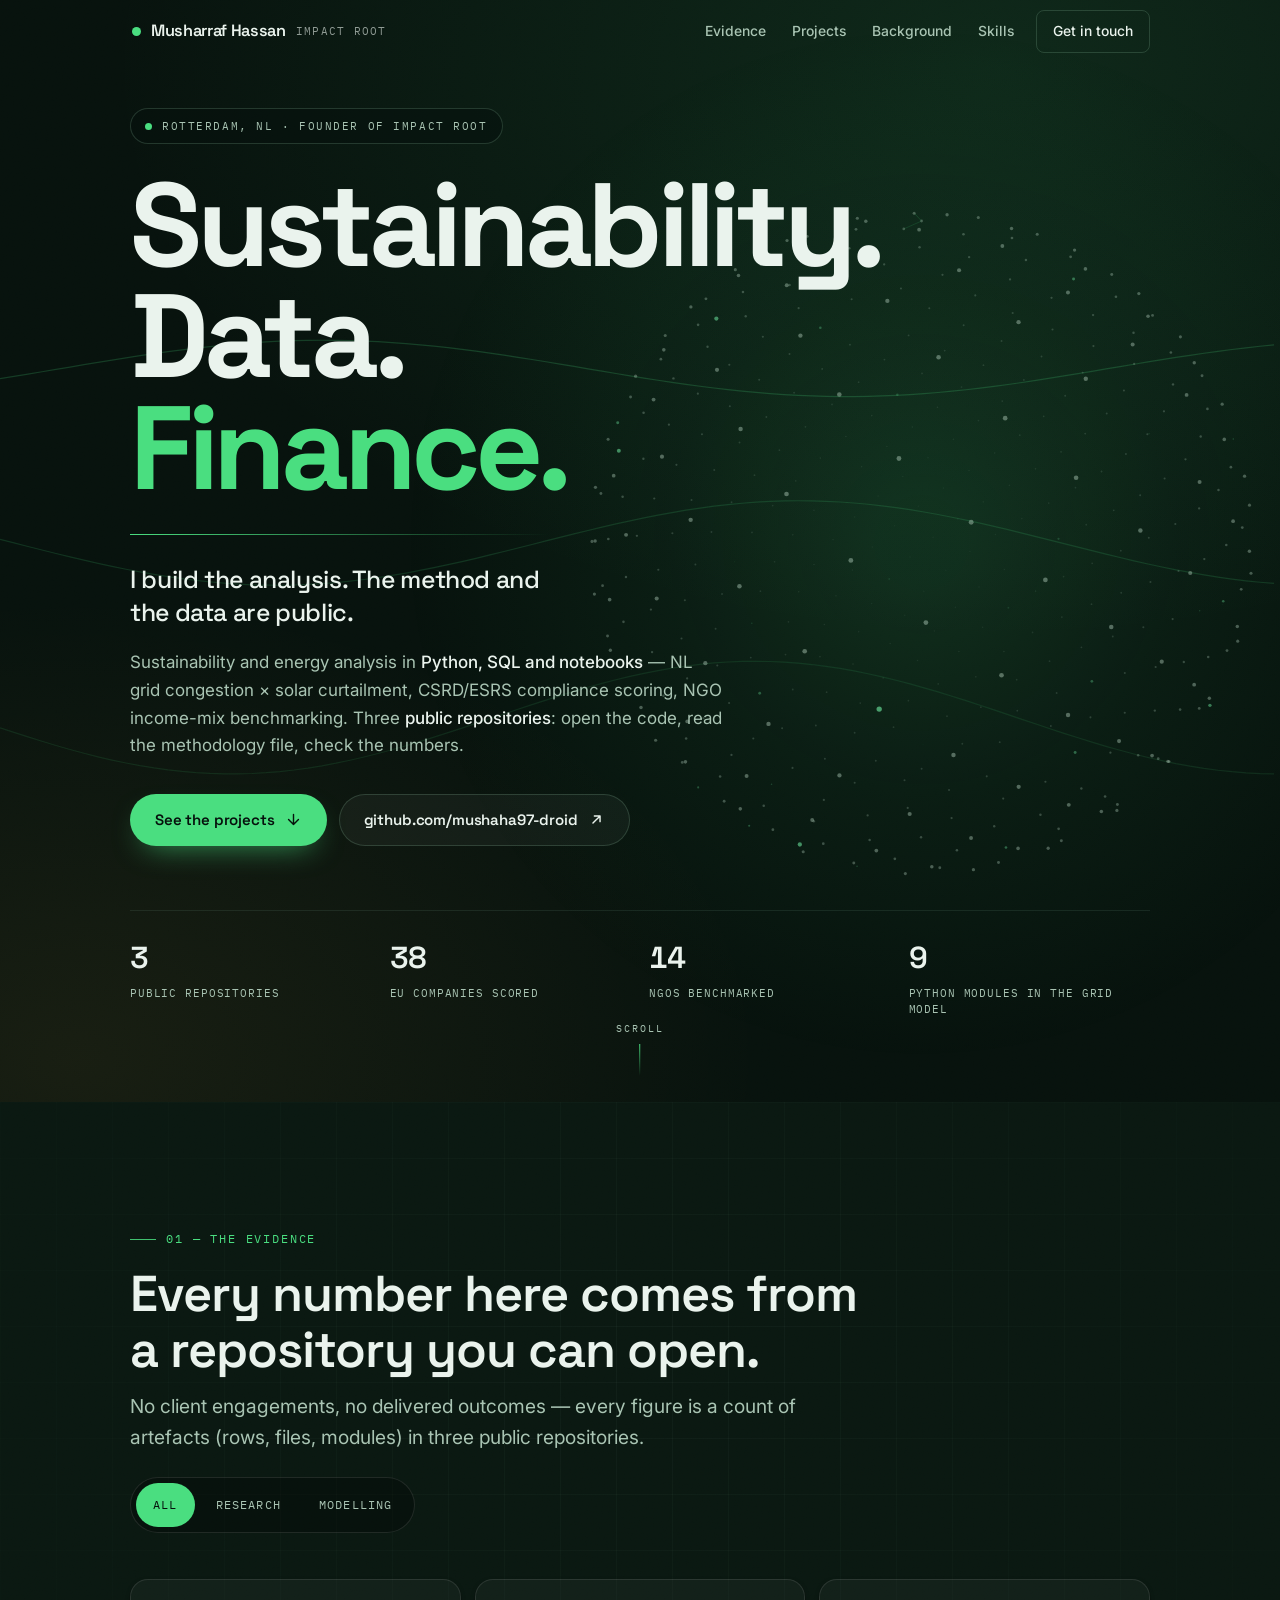
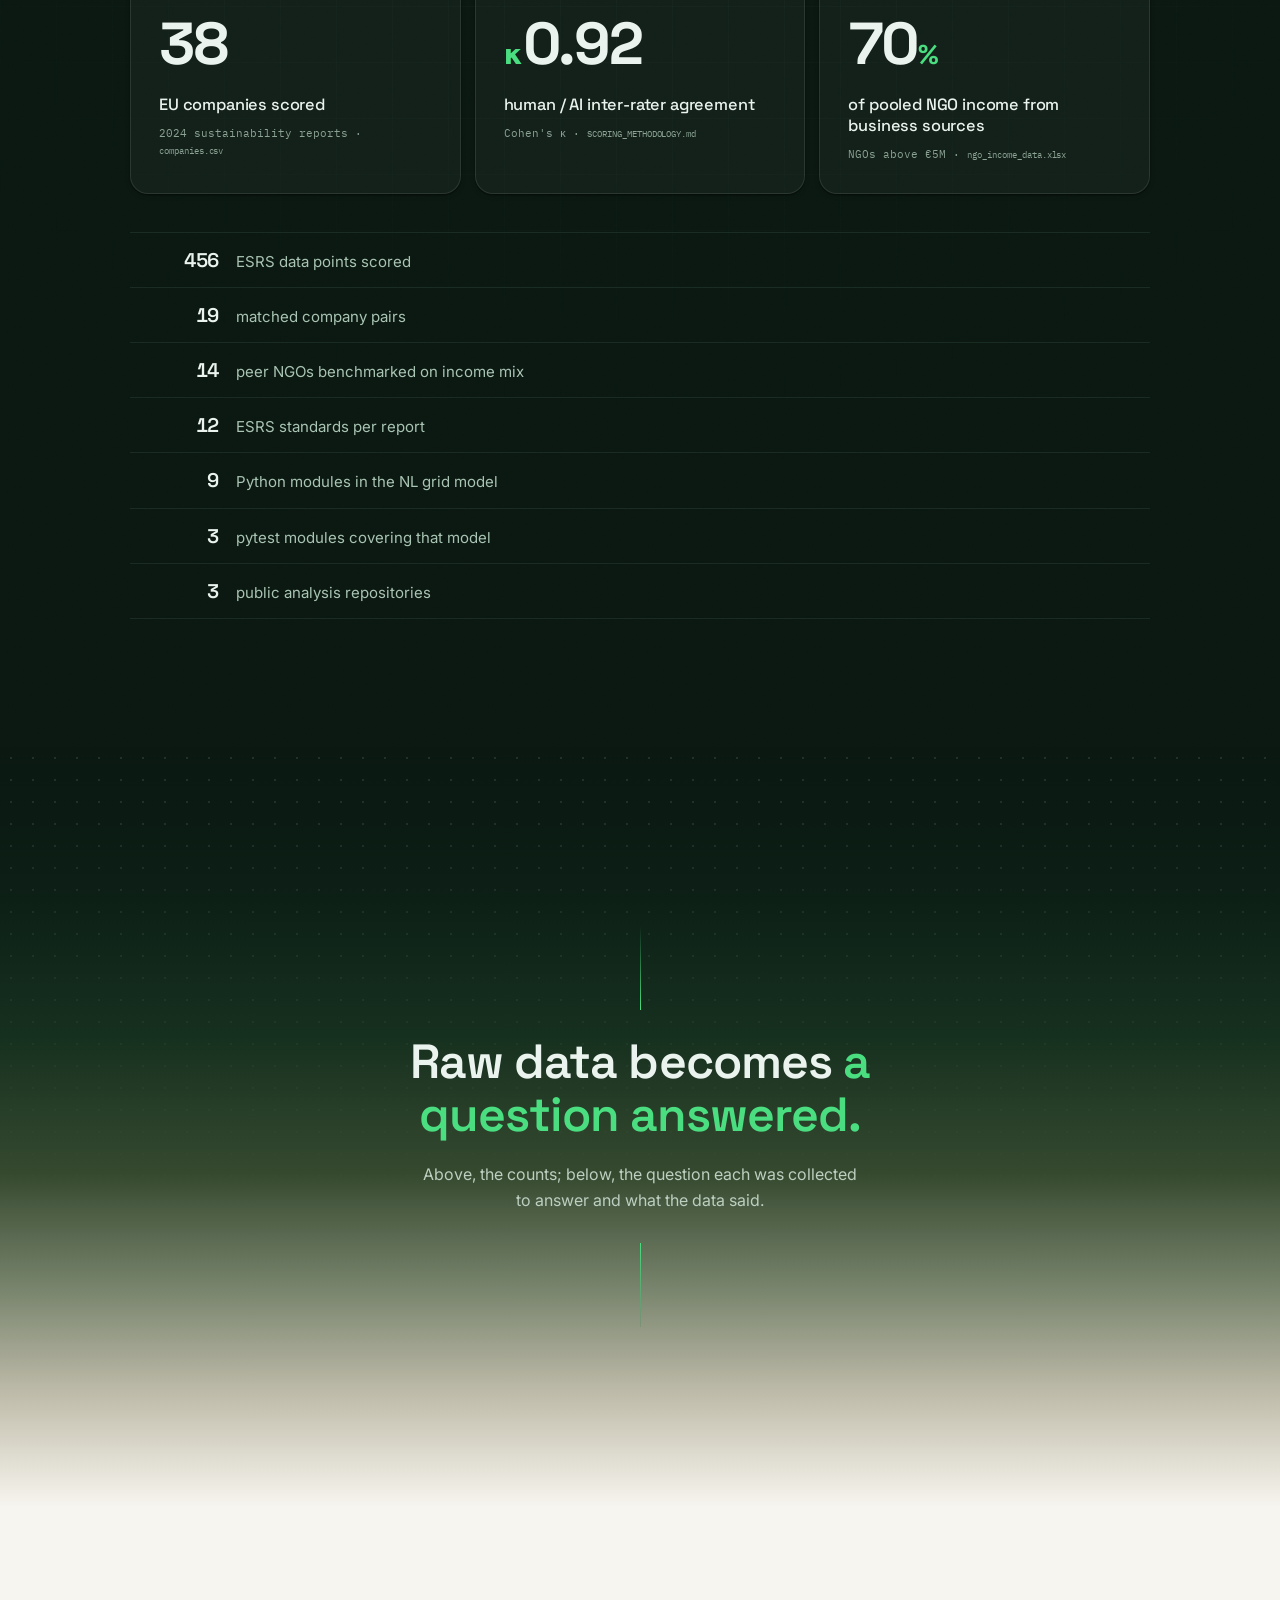
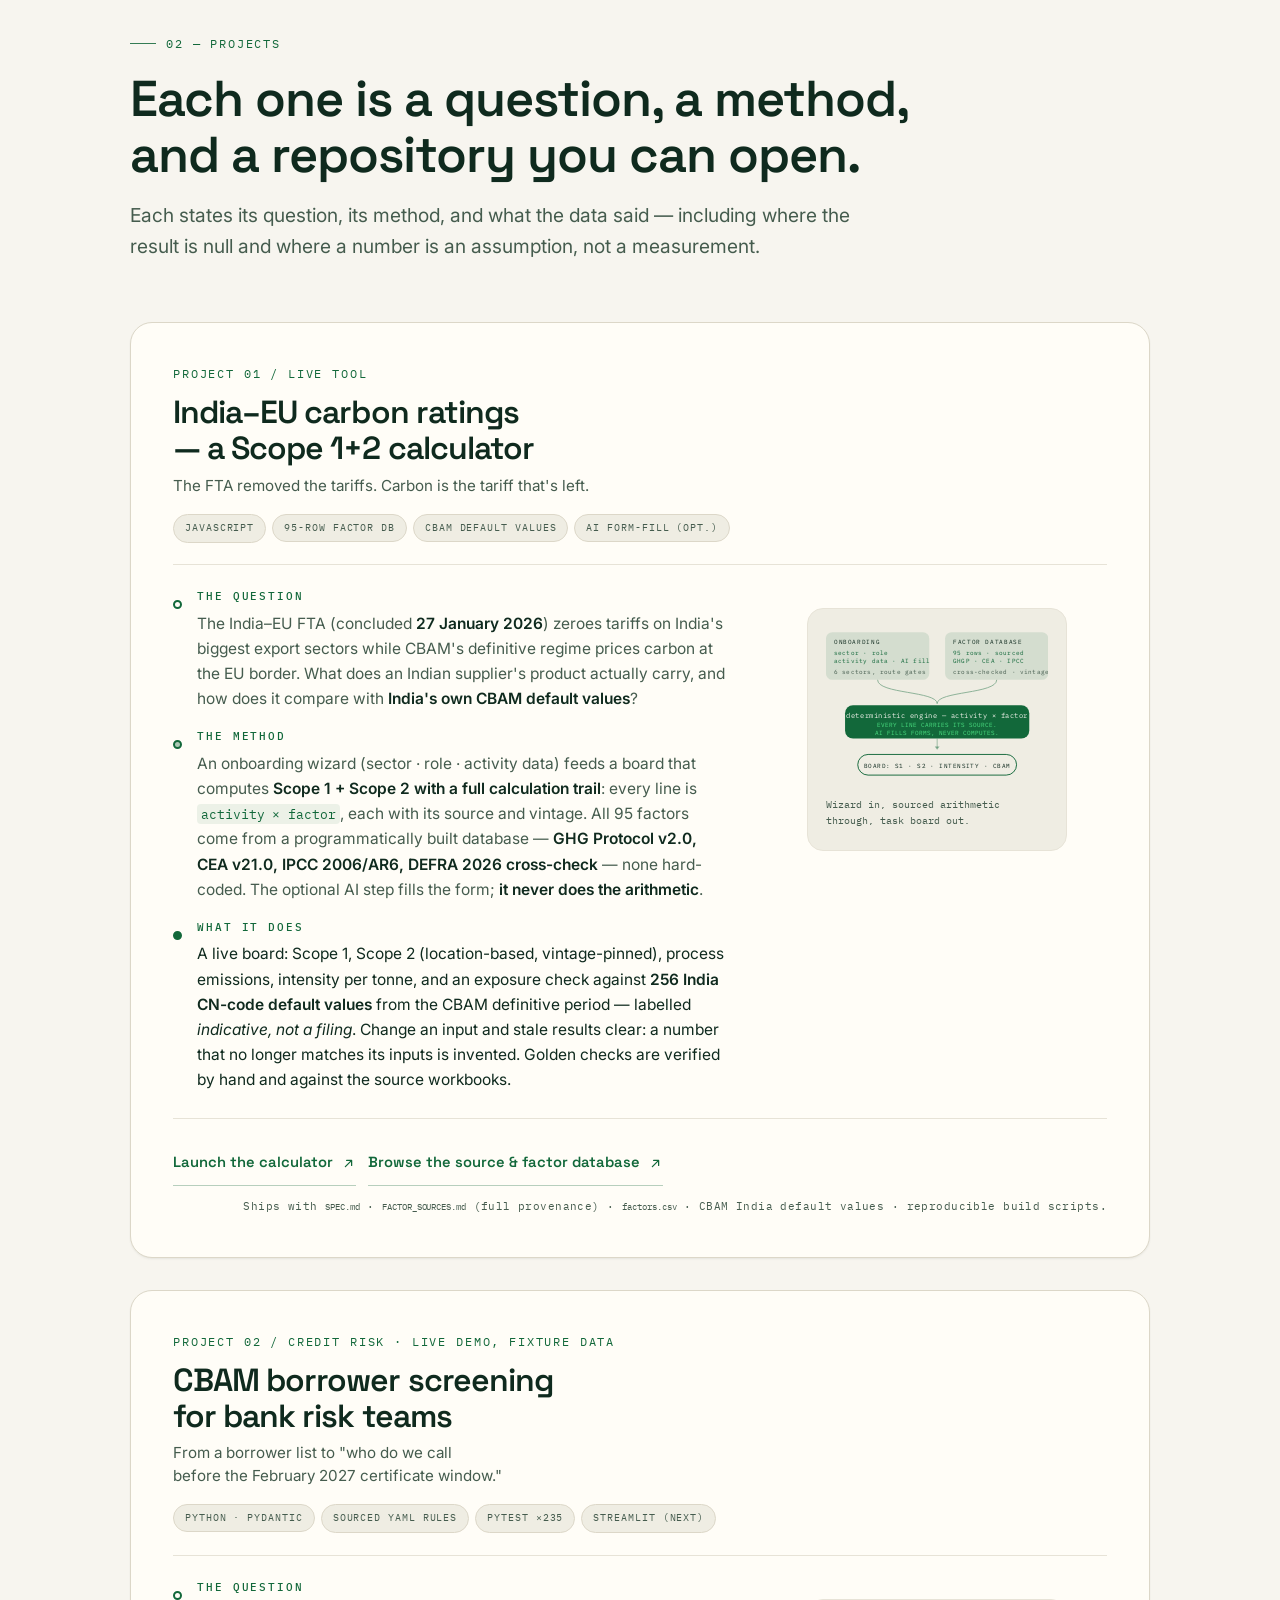
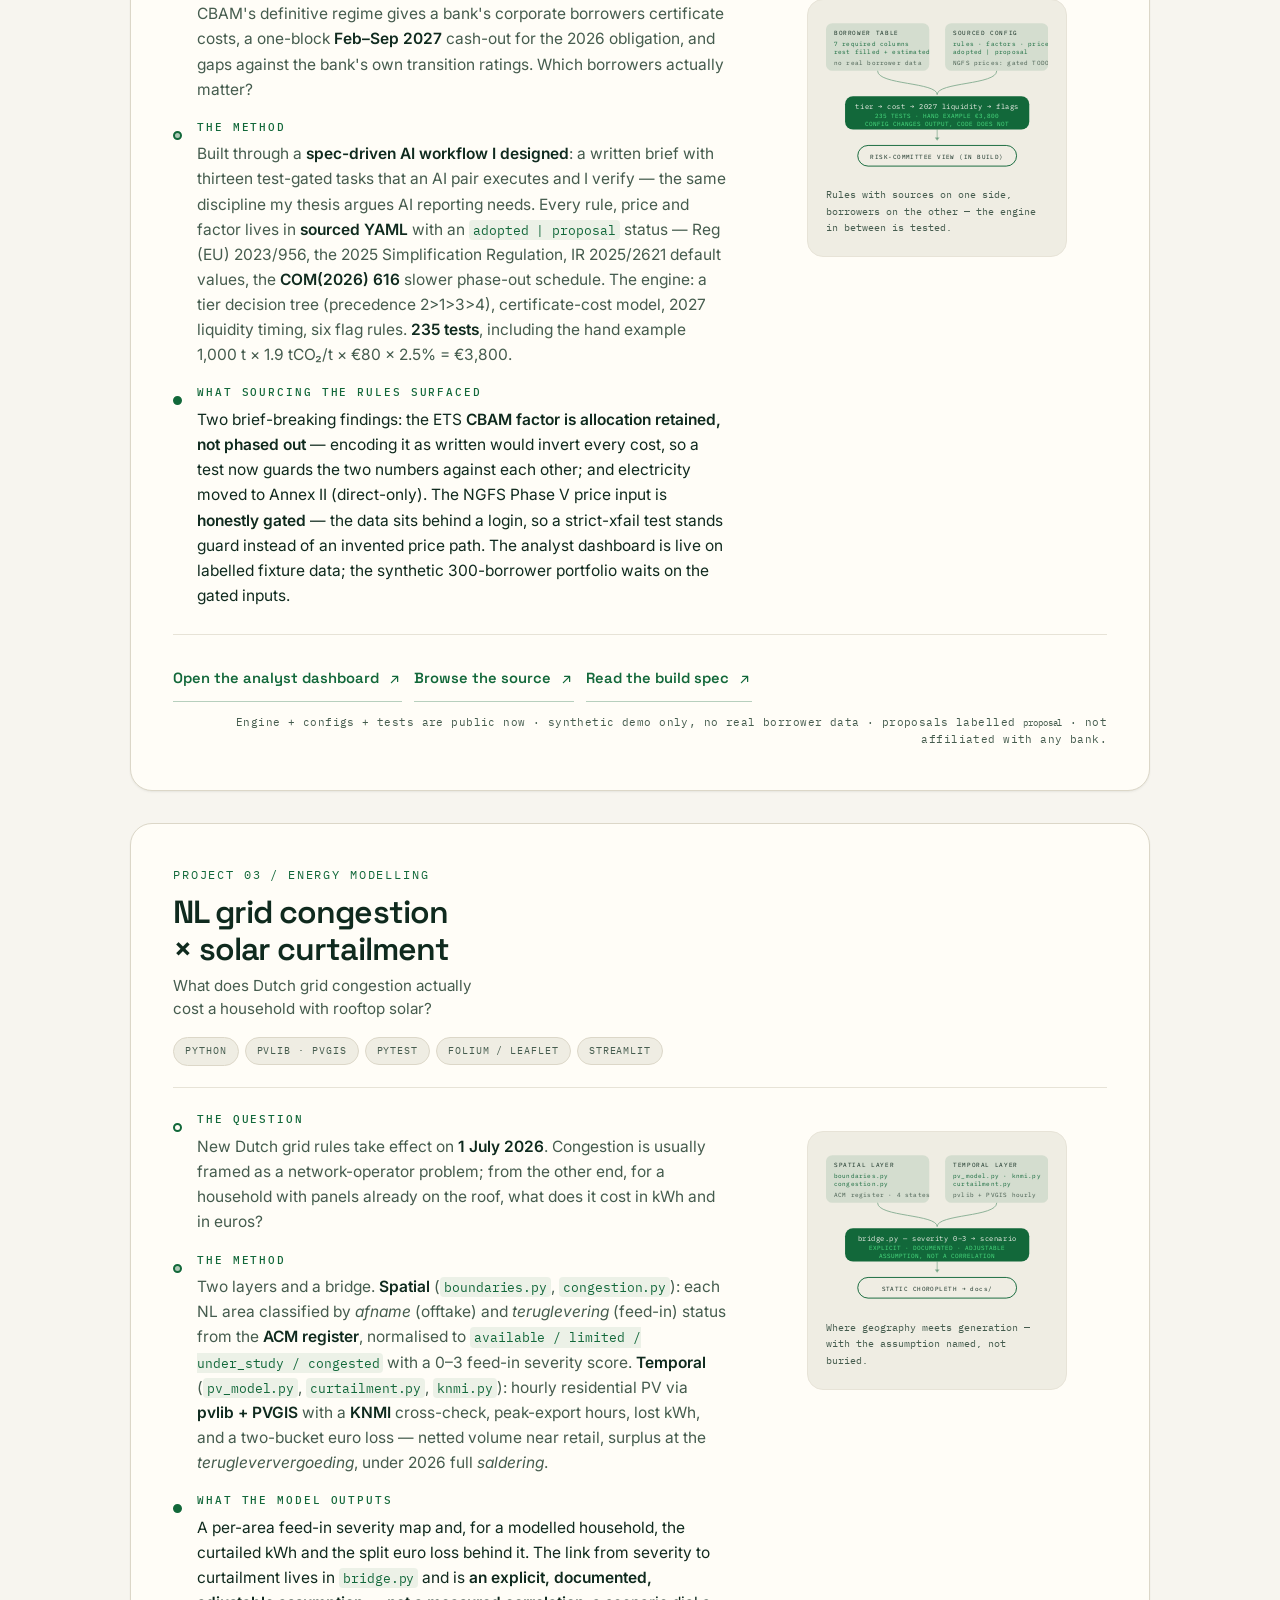
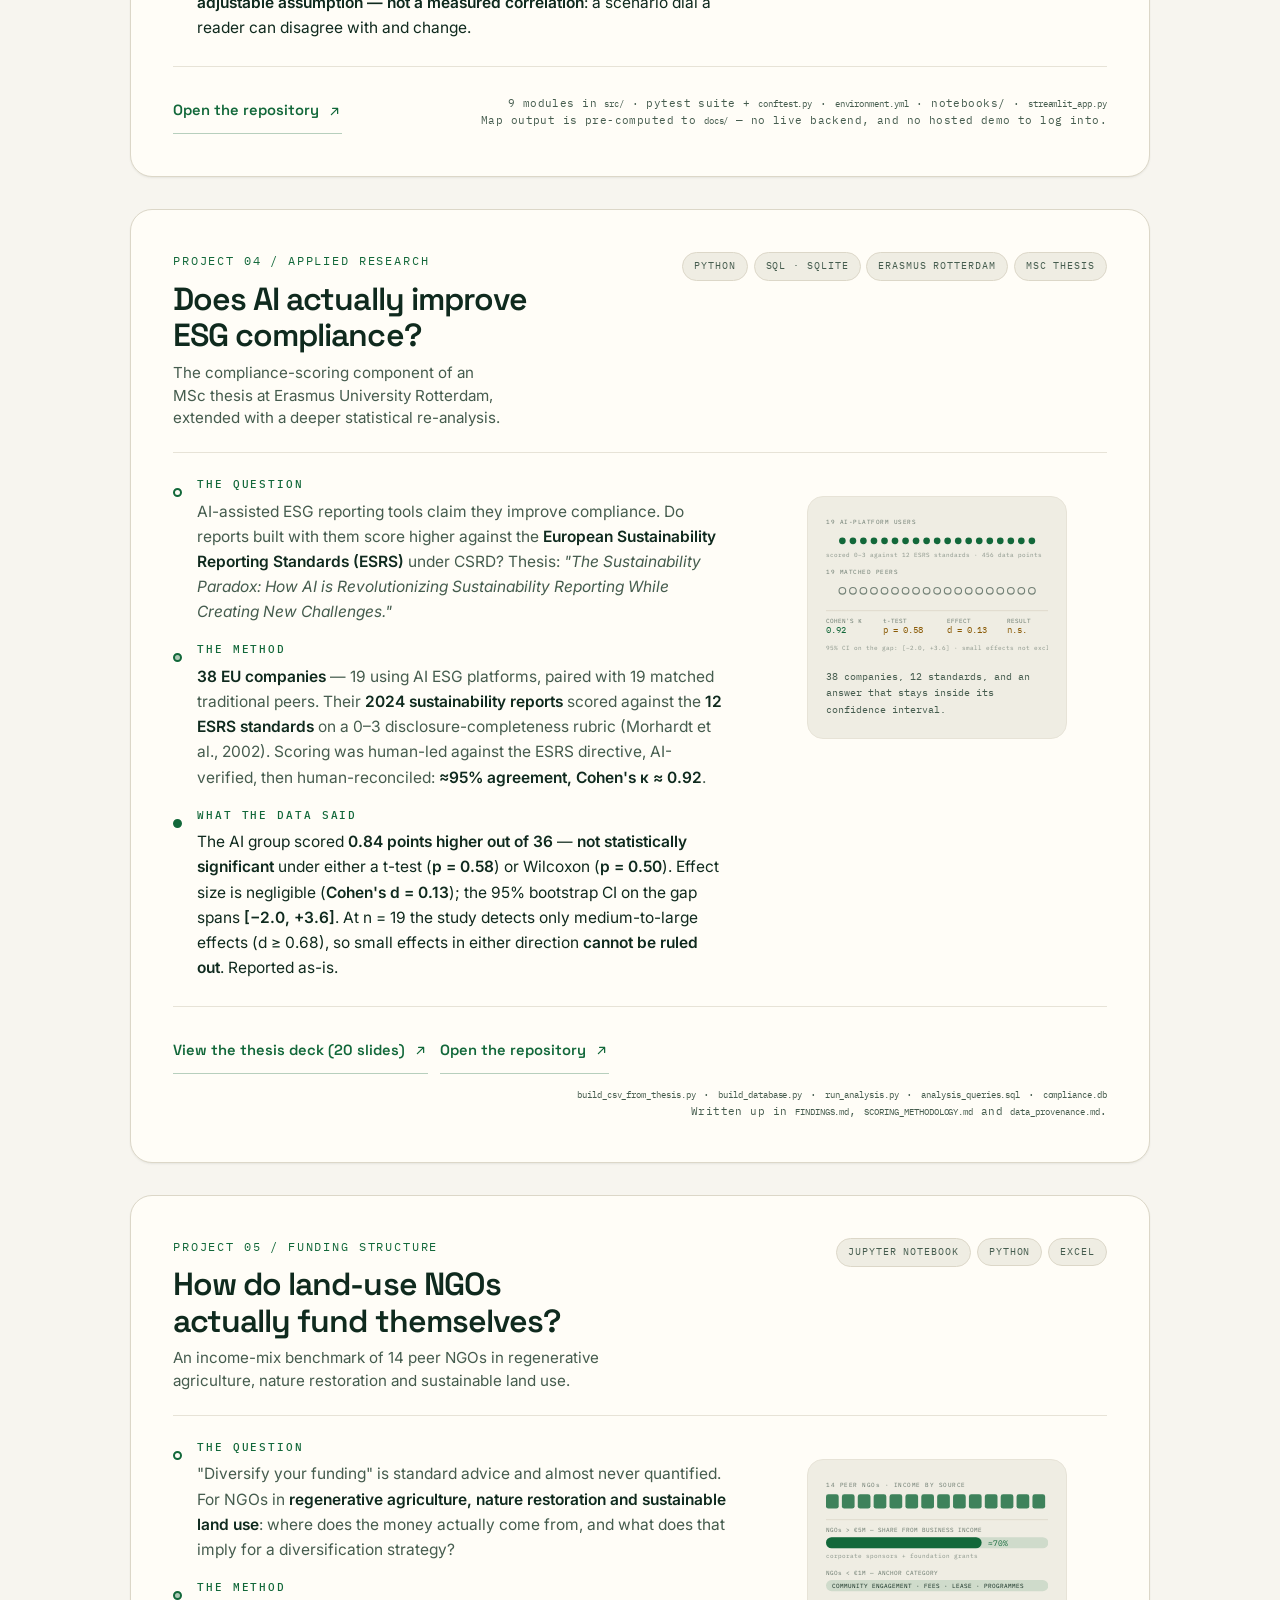
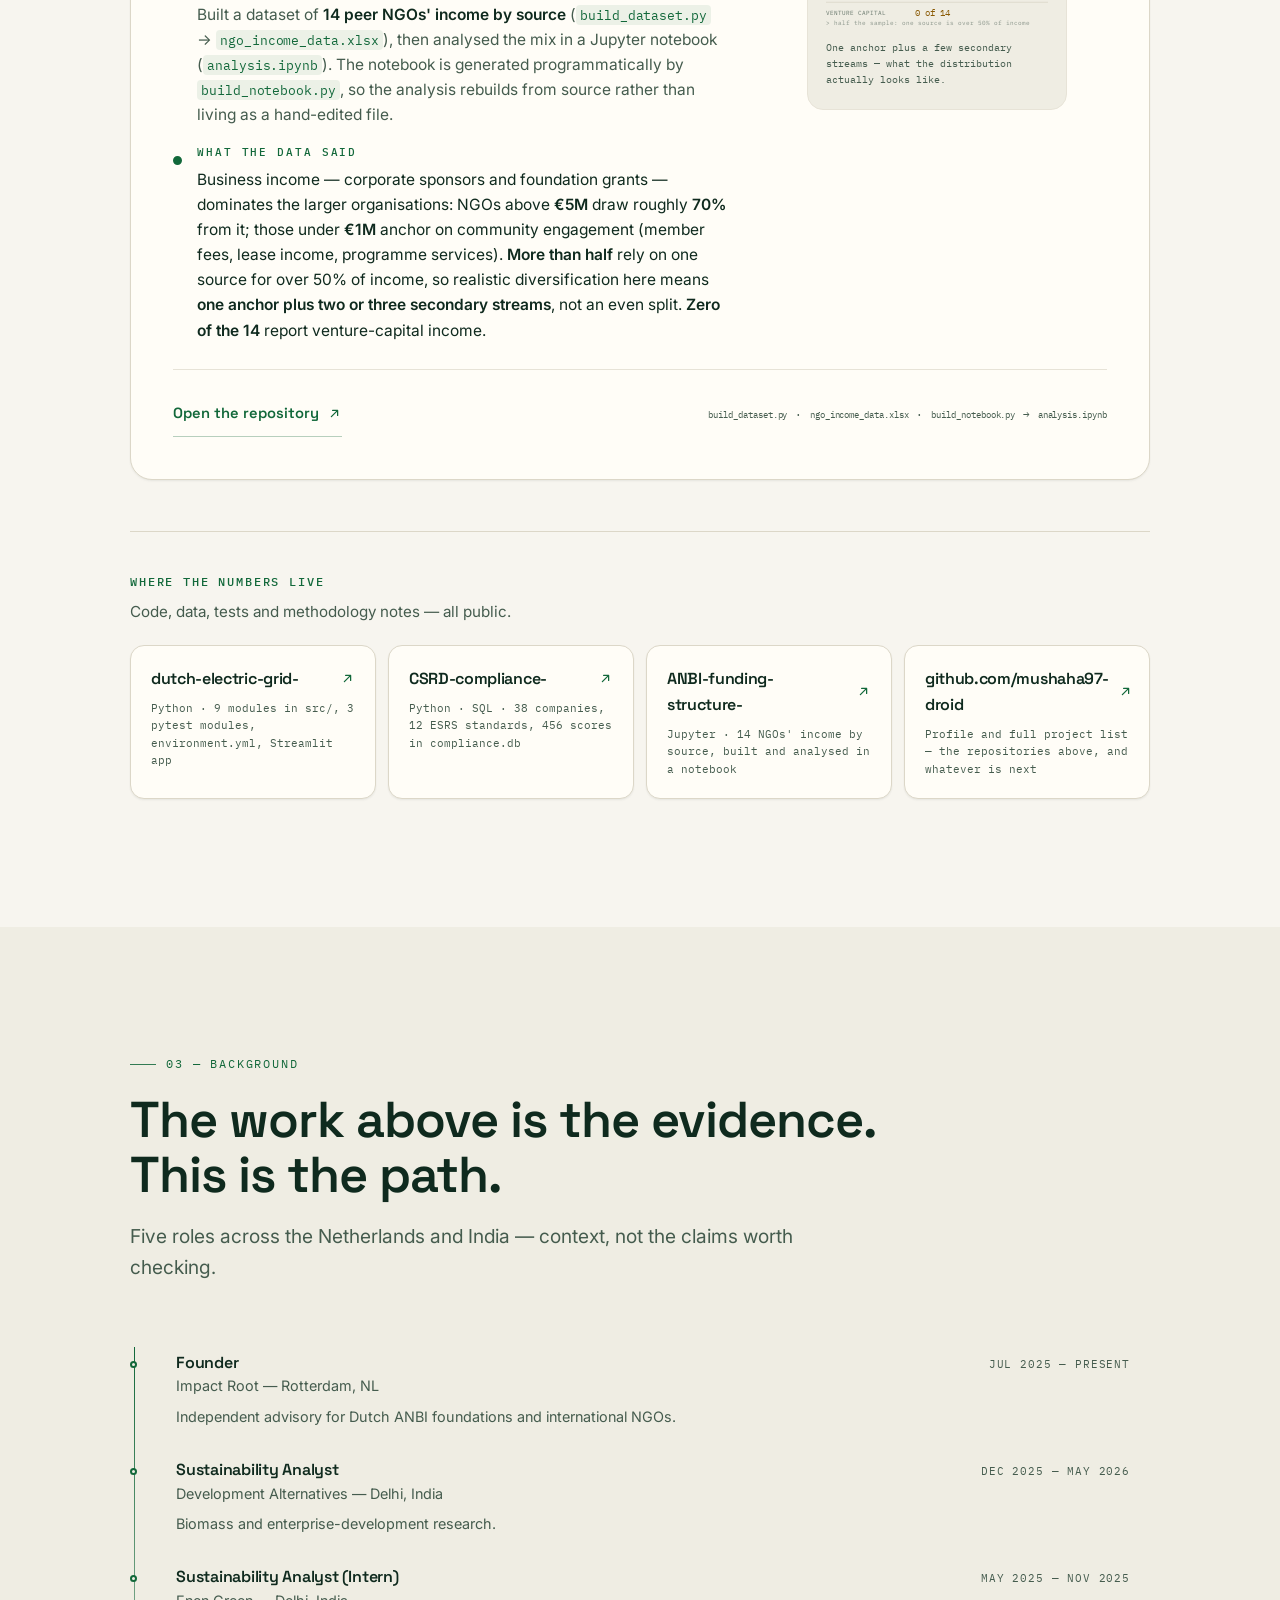
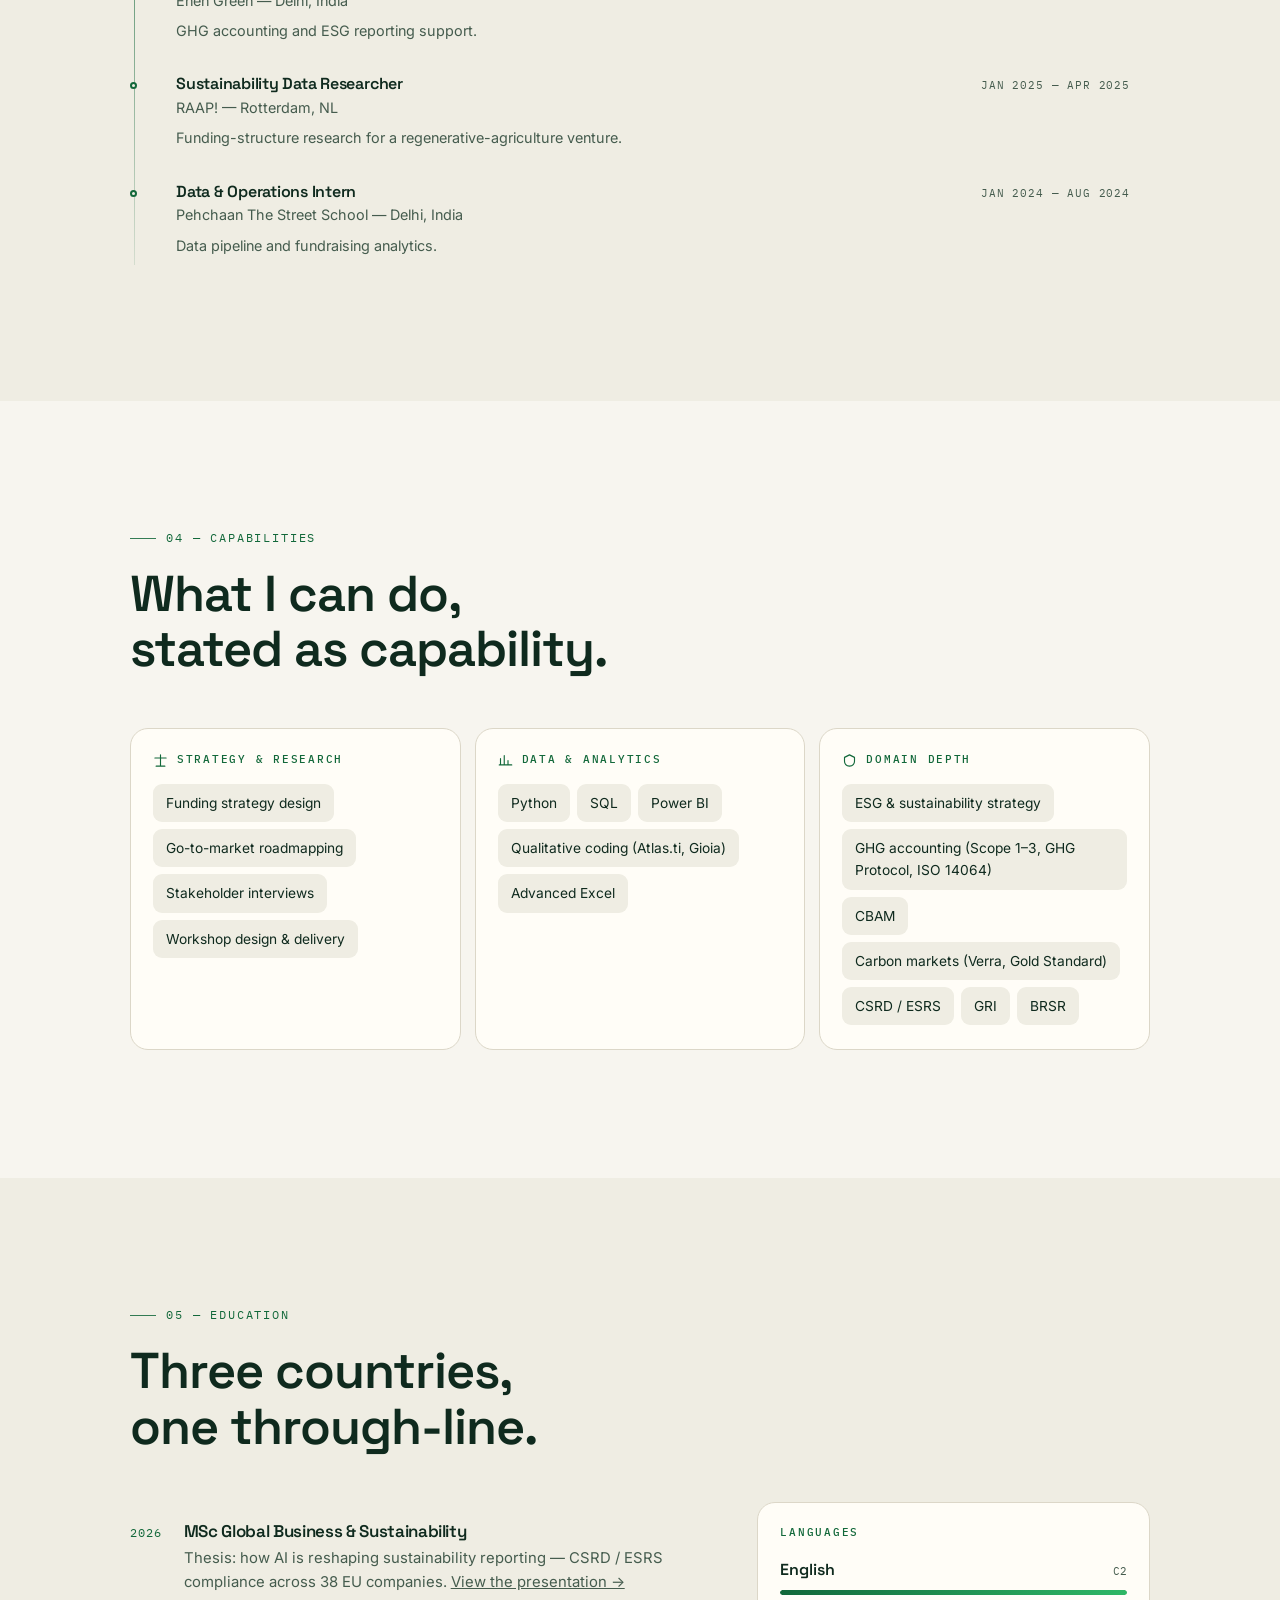
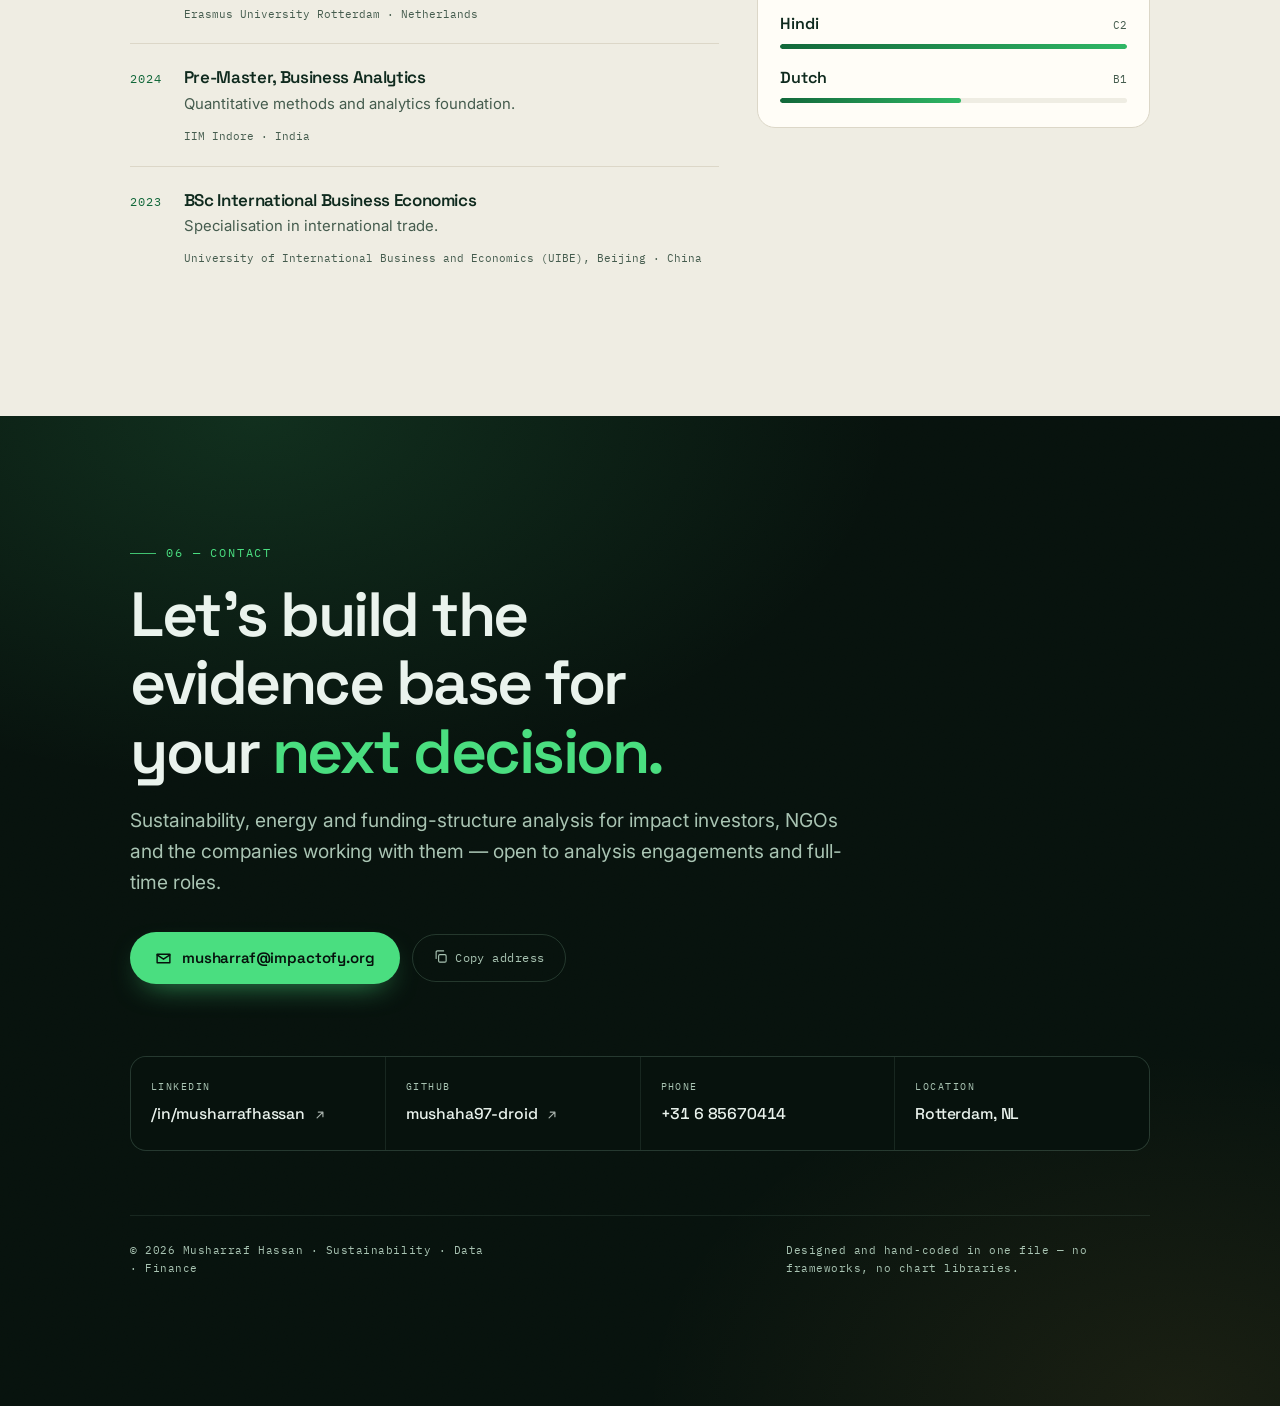
<file: index.html>
<!DOCTYPE html>
<html lang="en">
<head>
<meta charset="utf-8">
<meta name="viewport" content="width=device-width, initial-scale=1, viewport-fit=cover">
<title>Musharraf Hassan — Sustainability · Data · Finance</title>
<meta name="description" content="Sustainability data analyst in Rotterdam. A live Scope 1+2 emissions calculator for India–EU trade, plus three public repositories — Dutch grid congestion and solar curtailment modelling, a CSRD/ESRS compliance study, and an NGO income-mix benchmark. Open the code, check the method.">
<meta name="author" content="Musharraf Hassan">
<meta name="theme-color" content="#07120D">
<meta name="color-scheme" content="dark light">
<meta property="og:type" content="website">
<meta property="og:title" content="Musharraf Hassan — Sustainability · Data · Finance">
<meta property="og:description" content="A live Scope 1+2 calculator (India–EU carbon ratings) and three public analysis repositories: NL grid congestion × solar curtailment (Python), CSRD/ESRS compliance (Python · SQL), NGO income-mix benchmark (Jupyter). Every number on this page is traceable to a repo.">
<meta property="og:locale" content="en_GB">
<meta name="twitter:card" content="summary">
<meta name="twitter:title" content="Musharraf Hassan — Sustainability · Data · Finance">
<meta name="twitter:description" content="Sustainability data analyst, Rotterdam. A live Scope 1+2 calculator plus public repositories — grid modelling, CSRD/ESRS compliance, NGO income-mix benchmark.">
<link rel="preconnect" href="https://fonts.googleapis.com">
<link rel="preconnect" href="https://fonts.gstatic.com" crossorigin>
<link rel="stylesheet" href="https://fonts.googleapis.com/css2?family=Space+Grotesk:wght@500;600;700&family=Inter:wght@400;500;600&family=IBM+Plex+Mono:wght@400;500&display=swap">
<style>
/* ============================================================
   MUSHARRAF HASSAN — PORTFOLIO
   Concept: "Dark → Light journey". Raw data (dark, technical)
   resolves into clear advice (light, editorial).
   One file. No frameworks, no chart libraries.
   ------------------------------------------------------------
   00 TOKENS
   01 RESET + BASE
   02 LAYOUT PRIMITIVES
   03 CHROME (skip link, scroll progress, nav)
   04 HERO (dark)
   05 DASHBOARD (dark)
   06 TRANSITION BAND (dark -> light)
   07 PROJECTS (light)
   08 EXPERIENCE · SKILLS · EDUCATION (light)
   09 CONTACT (dark bookend) + FOOTER
   10 RESPONSIVE
   11 REDUCED MOTION
   ============================================================ */

/* ---------- 00 TOKENS ---------- */
:root{
  /* dark half */
  --d-bg:#07120D;
  --d-bg-2:#0A1811;
  --d-panel:#0E2118;
  --d-line:rgba(140,190,160,.22);
  --d-line-soft:rgba(140,190,160,.12);
  --d-text:#EAF3ED;
  --d-muted:#A9C4B3;

  /* light half */
  --l-bg:#F7F5EF;
  --l-bg-2:#EFEDE3;
  --l-surface:#FFFDF7;
  --l-ink:#0F2A1E;
  --l-muted:#455C4E;
  --l-line:#DCD7C8;
  --l-line-soft:#E7E3D7;

  /* the green thread: luminous in the dark, deep in the light */
  --accent:#4ADE80;
  --accent-2:#2FB765;
  --accent-ink:#12683A;
  --amber:#F5B54A;
  --amber-ink:#8A5A05;

  /* type */
  --f-display:"Space Grotesk","Segoe UI",system-ui,sans-serif;
  --f-body:"Inter","Segoe UI",system-ui,-apple-system,sans-serif;
  --f-mono:"IBM Plex Mono",ui-monospace,SFMono-Regular,Menlo,monospace;

  /* metrics */
  --max:1100px;
  --gut:clamp(20px,5vw,40px);
  --nav-h:64px;
  --ease:cubic-bezier(.22,.7,.24,1);

  /* ---- elevation scale ----
     Layered soft shadows, authored once per theme half.
     Dark half: darker and tighter, with a faint #4ADE80 under-glow from
     level 3 up. Light half: soft neutral ink. Components read --elev-1..4;
     the half-specific values live in --elev-d-* / --elev-l-*. */
  --elev-d-1:0 1px 2px rgba(0,0,0,.44),0 2px 6px -3px rgba(0,0,0,.50);
  --elev-d-2:0 2px 4px rgba(0,0,0,.46),0 7px 16px -8px rgba(0,0,0,.62);
  --elev-d-3:0 3px 7px rgba(0,0,0,.50),0 14px 28px -12px rgba(0,0,0,.70),0 10px 28px -16px rgba(74,222,128,.30);
  --elev-d-4:0 4px 10px rgba(0,0,0,.55),0 22px 44px -16px rgba(0,0,0,.76),0 14px 40px -18px rgba(74,222,128,.38);
  --elev-l-1:0 1px 2px rgba(15,42,30,.05),0 2px 6px -4px rgba(15,42,30,.08);
  --elev-l-2:0 2px 4px rgba(15,42,30,.05),0 8px 18px -10px rgba(15,42,30,.12);
  --elev-l-3:0 3px 8px rgba(15,42,30,.06),0 16px 32px -14px rgba(15,42,30,.16);
  --elev-l-4:0 6px 14px rgba(15,42,30,.07),0 28px 56px -20px rgba(15,42,30,.20);
  --elev-1:var(--elev-d-1);
  --elev-2:var(--elev-d-2);
  --elev-3:var(--elev-d-3);
  --elev-4:var(--elev-d-4);
}

/* Section-scoped theme variables. Components read the generic names
   (--bg/--fg/--muted/--line/--acc/--card) so the same component renders
   correctly in both halves of the journey. */
.t-dark{
  --bg:var(--d-bg);
  --fg:var(--d-text);
  --muted:var(--d-muted);
  --line:var(--d-line);
  --line-soft:var(--d-line-soft);
  --acc:var(--accent);
  --acc-2:var(--accent-2);
  --amb:var(--amber);
  --card:rgba(255,255,255,.035);
  --card-2:rgba(255,255,255,.07);
  --card-line:rgba(255,255,255,.10);
  --elev-1:var(--elev-d-1);
  --elev-2:var(--elev-d-2);
  --elev-3:var(--elev-d-3);
  --elev-4:var(--elev-d-4);
  color:var(--fg);
  background:var(--bg);
}
.t-light{
  --bg:var(--l-bg);
  --fg:var(--l-ink);
  --muted:var(--l-muted);
  --line:var(--l-line);
  --line-soft:var(--l-line-soft);
  --acc:var(--accent-ink);
  --acc-2:var(--accent-2);
  --amb:var(--amber-ink);
  --card:var(--l-surface);
  --card-2:#fff;
  --card-line:var(--l-line);
  --elev-1:var(--elev-l-1);
  --elev-2:var(--elev-l-2);
  --elev-3:var(--elev-l-3);
  --elev-4:var(--elev-l-4);
  color:var(--fg);
  background:var(--bg);
}

/* ---------- 01 RESET + BASE ---------- */
*,*::before,*::after{box-sizing:border-box}
html{
  -webkit-text-size-adjust:100%;
  scroll-behavior:smooth;
  background:var(--d-bg);
}
body{
  margin:0;
  font-family:var(--f-body);
  font-size:clamp(15.5px,.42vw + 14.6px,17px);
  line-height:1.62;
  color:var(--d-text);
  background:var(--d-bg);
  overflow-x:hidden;
  -webkit-font-smoothing:antialiased;
}
img,svg{max-width:100%}
h1,h2,h3,h4{
  font-family:var(--f-display);
  font-weight:600;
  line-height:1.1;
  letter-spacing:-.02em;
  margin:0;
  text-wrap:balance;
}
p{margin:0}
a{color:inherit}
ul,ol{margin:0;padding:0;list-style:none}
button,input{font:inherit;color:inherit}
::selection{background:var(--accent);color:#06110C}
:focus-visible{
  outline:2.5px solid var(--acc,var(--accent));
  outline-offset:3px;
  border-radius:6px;
}
.sr-only{
  position:absolute!important;width:1px;height:1px;padding:0;margin:-1px;
  overflow:hidden;clip:rect(0 0 0 0);clip-path:inset(50%);white-space:nowrap;border:0;
}

/* ---------- 02 LAYOUT PRIMITIVES ---------- */
.wrap{
  width:100%;
  max-width:var(--max);
  margin-inline:auto;
  padding-inline:var(--gut);
}
section{scroll-margin-top:calc(var(--nav-h) + 8px)}
.band{padding-block:clamp(72px,10vw,132px)}

.eyebrow{
  font-family:var(--f-mono);
  font-size:.72rem;
  letter-spacing:.16em;
  text-transform:uppercase;
  color:var(--acc);
  margin:0 0 18px;
  display:flex;
  align-items:center;
  gap:10px;
}
.eyebrow::before{
  content:"";
  width:26px;height:1px;
  background:currentColor;
  flex:none;opacity:.85;
}
.h2{font-size:clamp(1.95rem,4.4vw,3.15rem)}
.lede{
  font-size:clamp(1.02rem,1.1vw + .8rem,1.2rem);
  color:var(--muted);
  max-width:62ch;
  margin-top:18px;
}
.mono{font-family:var(--f-mono)}
.num{font-variant-numeric:tabular-nums;font-feature-settings:"tnum" 1}
code{
  font-family:var(--f-mono);
  font-size:.86em;
  letter-spacing:-.005em;
  padding:.08em .3em;
  border-radius:4px;
  background:rgba(18,104,58,.08);
  color:var(--acc,var(--accent-ink));
  word-break:break-word;
}
.case-actions .stack code{background:none;padding:0;color:inherit}

/* grain texture, dark half only */
.grain::after{
  content:"";
  position:absolute;inset:0;
  pointer-events:none;
  opacity:.05;
  mix-blend-mode:overlay;
  background-image:url("data:image/svg+xml,%3Csvg xmlns='http://www.w3.org/2000/svg' width='160' height='160'%3E%3Cfilter id='n'%3E%3CfeTurbulence type='fractalNoise' baseFrequency='.82' numOctaves='3' stitchTiles='stitch'/%3E%3C/filter%3E%3Crect width='100%25' height='100%25' filter='url(%23n)'/%3E%3C/svg%3E");
}

/* reveal-on-scroll */
.reveal{
  opacity:0;
  transform:translate3d(0,18px,0);
  transition:opacity .7s var(--ease),transform .7s var(--ease);
}
.reveal.is-in{opacity:1;transform:none}

/* ---------- 03 CHROME ---------- */
.skip{
  position:fixed;top:8px;left:8px;z-index:200;
  transform:translateY(-180%);
  background:var(--accent);color:#06110C;
  font-weight:600;padding:12px 18px;border-radius:10px;
  text-decoration:none;
  transition:transform .2s var(--ease);
}
.skip:focus-visible{transform:none}

#progress{
  position:fixed;top:0;left:0;right:0;height:3px;z-index:120;
  background:transparent;pointer-events:none;
}
#progress i{
  display:block;height:100%;
  transform:scaleX(0);transform-origin:0 50%;
  background:linear-gradient(90deg,var(--accent-2),var(--accent) 60%,var(--amber));
}

/* nav — transparent over the dark hero, solid paper once the page resolves */
.nav{
  position:fixed;top:0;left:0;right:0;z-index:110;
  height:var(--nav-h);
  display:flex;align-items:center;
  background:transparent;
  border-bottom:1px solid transparent;
  transition:background .45s var(--ease),border-color .45s var(--ease),box-shadow .45s var(--ease);
}
/* the nav lifts off the page once it is no longer sitting at the top */
body[data-scrolled="1"] .nav{box-shadow:var(--elev-d-2)}
body[data-scrolled="1"][data-nav="light"] .nav{box-shadow:var(--elev-l-2)}
.nav-in{
  width:100%;max-width:var(--max);margin-inline:auto;padding-inline:var(--gut);
  display:flex;align-items:center;gap:14px;
}
.brand{
  display:inline-flex;align-items:center;gap:10px;
  text-decoration:none;font-family:var(--f-display);font-weight:600;
  letter-spacing:-.02em;font-size:1.02rem;
  color:var(--d-text);
  transition:color .45s var(--ease);
  margin-right:auto;
  padding:6px 2px;
}
.brand .dot{
  width:9px;height:9px;border-radius:50%;
  background:var(--accent);flex:none;
}
.brand .sub{
  font-family:var(--f-mono);font-size:.66rem;letter-spacing:.12em;
  text-transform:uppercase;opacity:.6;font-weight:400;
}
.nav-links{display:flex;align-items:center;gap:2px}
.nav-links a{
  position:relative;display:inline-block;
  padding:10px 12px;
  text-decoration:none;
  font-size:.87rem;font-weight:500;
  color:var(--d-muted);
  border-radius:8px;
  transition:color .25s var(--ease);
}
.nav-links a::after{
  content:"";position:absolute;left:12px;right:12px;bottom:5px;height:1.5px;
  background:var(--accent);
  transform:scaleX(0);transform-origin:0 50%;
  transition:transform .3s var(--ease);
}
.nav-links a:hover,.nav-links a[aria-current="true"]{color:var(--d-text)}
.nav-links a:hover::after,.nav-links a[aria-current="true"]::after{transform:scaleX(1)}
.nav-cta{
  margin-left:8px;
  padding:9px 16px!important;
  border:1px solid var(--d-line);
  border-radius:999px;
  color:var(--d-text)!important;
}
.nav-cta::after{display:none!important}
.nav-cta:hover{background:rgba(74,222,128,.12);border-color:var(--accent)}

/* nav in "light" mode */
body[data-nav="light"] .nav{
  background:rgba(247,245,239,.88);
  backdrop-filter:saturate(1.4) blur(12px);
  -webkit-backdrop-filter:saturate(1.4) blur(12px);
  border-bottom-color:var(--l-line);
}
body[data-nav="light"] .brand{color:var(--l-ink)}
body[data-nav="light"] .brand .dot{background:var(--accent-ink)}
body[data-nav="light"] .nav-links a{color:var(--l-muted)}
body[data-nav="light"] .nav-links a:hover,
body[data-nav="light"] .nav-links a[aria-current="true"]{color:var(--l-ink)}
body[data-nav="light"] .nav-links a::after{background:var(--accent-ink)}
body[data-nav="light"] .nav-cta{border-color:var(--l-line);color:var(--l-ink)!important}
body[data-nav="light"] .nav-cta:hover{background:rgba(18,104,58,.09);border-color:var(--accent-ink)}
body[data-nav="light"] .nav-toggle{color:var(--l-ink);border-color:var(--l-line)}
body[data-nav="light"] .nav-links.is-open{background:var(--l-surface);border-color:var(--l-line)}

.nav-toggle{
  display:none;
  align-items:center;justify-content:center;
  width:46px;height:46px;
  background:transparent;border:1px solid var(--d-line);border-radius:12px;
  color:var(--d-text);cursor:pointer;
  transition:background .2s var(--ease),border-color .45s var(--ease),color .45s var(--ease);
}
.nav-toggle:hover{background:rgba(255,255,255,.07)}
.nav-toggle svg{width:20px;height:20px;display:block}
.nav-toggle .x{display:none}
.nav-toggle[aria-expanded="true"] .x{display:block}
.nav-toggle[aria-expanded="true"] .bars{display:none}

/* ---------- 04 HERO ---------- */
.hero{
  position:relative;
  min-height:100svh;
  display:flex;align-items:center;
  padding-block:calc(var(--nav-h) + 44px) 84px;
  overflow:hidden;
  background:
    radial-gradient(120% 90% at 78% 6%,rgba(74,222,128,.11),transparent 58%),
    radial-gradient(90% 70% at 6% 96%,rgba(245,181,74,.07),transparent 60%),
    var(--d-bg);
}
/* two hero layers: the atmosphere/streams sit behind the point sphere and
   drift at a different rate on scroll, so the hero reads as depth, not decal */
#glow,#field{
  position:absolute;inset:0;
  width:100%;height:100%;
  display:block;
  will-change:transform;
}
#glow{z-index:0}
#field{z-index:1}
.hero-in{position:relative;z-index:2;width:100%}

.hero-tag{
  display:inline-flex;align-items:center;gap:10px;
  font-family:var(--f-mono);font-size:.7rem;letter-spacing:.14em;text-transform:uppercase;
  color:var(--d-muted);
  border:1px solid var(--d-line);
  background:rgba(7,18,13,.55);
  padding:8px 14px;border-radius:999px;
}
.hero-tag .live{
  width:7px;height:7px;border-radius:50%;background:var(--accent);flex:none;
  animation:pulse 2.6s ease-in-out infinite;
}
@keyframes pulse{0%,100%{opacity:1;transform:scale(1)}50%{opacity:.4;transform:scale(.78)}}

h1.triad{
  margin:26px 0 0;
  font-size:clamp(2.9rem,11.5vw,7.4rem);
  font-weight:700;
  line-height:.94;
  letter-spacing:-.045em;
}
h1.triad .w{
  display:block;
  opacity:0;
  transform:translate3d(0,.26em,0);
  animation:riseIn .95s var(--ease) forwards;
}
h1.triad .w:nth-child(2){animation-delay:.11s}
h1.triad .w:nth-child(3){animation-delay:.22s}
.w-3{color:var(--accent)}
@keyframes riseIn{to{opacity:1;transform:none}}
.triad-rule{
  width:min(420px,80%);height:1px;border:0;margin:30px 0 0;
  background:linear-gradient(90deg,var(--accent),rgba(74,222,128,0));
  transform-origin:0 50%;
  animation:wipe 1.1s var(--ease) .3s backwards;
}
@keyframes wipe{from{transform:scaleX(0)}to{transform:scaleX(1)}}

.hero-sub{
  margin-top:28px;
  font-family:var(--f-display);
  font-size:clamp(1.12rem,1.4vw + .85rem,1.55rem);
  font-weight:500;line-height:1.34;letter-spacing:-.015em;
  max-width:26ch;
  color:var(--d-text);
}
.hero-body{margin-top:20px;color:var(--d-muted);max-width:54ch}
.hero-body strong{color:var(--d-text);font-weight:500}
.hero-actions{display:flex;flex-wrap:wrap;gap:12px;margin-top:34px}

/* buttons — tactile micro-feedback */
.btn{
  position:relative;
  display:inline-flex;align-items:center;justify-content:center;gap:10px;
  min-height:48px;
  padding:13px 24px;
  border-radius:999px;
  border:1px solid transparent;
  font-family:var(--f-display);
  font-size:.94rem;font-weight:600;letter-spacing:-.01em;
  text-decoration:none;cursor:pointer;
  overflow:hidden;isolation:isolate;
  transition:transform .18s var(--ease),background .22s var(--ease),border-color .22s var(--ease),color .22s var(--ease),box-shadow .22s var(--ease);
}
.btn svg{width:17px;height:17px;flex:none}
.btn:active{transform:translateY(1px) scale(.985)}
.btn .ripple{
  position:absolute;z-index:-1;border-radius:50%;
  background:currentColor;opacity:.22;
  transform:translate(-50%,-50%) scale(0);
  animation:rip .62s var(--ease) forwards;
  pointer-events:none;
}
@keyframes rip{to{transform:translate(-50%,-50%) scale(1);opacity:0}}
.btn-primary{
  background:var(--accent);color:#06110C;
  box-shadow:0 12px 30px -14px rgba(74,222,128,.75);
}
.btn-primary:hover{background:#69E999}
.btn-ghost{background:rgba(255,255,255,.04);border-color:var(--d-line);color:var(--d-text)}
.btn-ghost:hover{background:rgba(255,255,255,.09);border-color:var(--accent)}
.t-light .btn-primary{
  background:var(--accent-ink);color:#F9F8F3;
  box-shadow:0 14px 30px -16px rgba(18,104,58,.75);
}
.t-light .btn-primary:hover{background:#0E5A31}
.t-light .btn-ghost{background:transparent;border-color:var(--l-line);color:var(--l-ink)}
.t-light .btn-ghost:hover{background:rgba(18,104,58,.07);border-color:var(--accent-ink)}

/* hero ticker strip */
.hero-strip{
  margin-top:clamp(38px,6vw,64px);
  border-top:1px solid var(--d-line-soft);
  padding-top:22px;
  display:grid;
  grid-template-columns:repeat(4,minmax(0,1fr));
  gap:18px;
}
.hero-strip li{min-width:0}
.hero-strip b{
  display:block;
  font-family:var(--f-display);
  font-size:clamp(1.3rem,2.4vw,1.9rem);
  font-weight:600;letter-spacing:-.03em;
  color:var(--d-text);
}
.hero-strip span{
  display:block;margin-top:4px;
  font-family:var(--f-mono);font-size:.68rem;letter-spacing:.08em;
  text-transform:uppercase;color:var(--d-muted);line-height:1.45;
}

.scroll-cue{
  position:absolute;left:50%;bottom:18px;transform:translateX(-50%);z-index:2;
  display:flex;flex-direction:column;align-items:center;gap:7px;
  font-family:var(--f-mono);font-size:.6rem;letter-spacing:.2em;text-transform:uppercase;
  color:var(--d-muted);text-decoration:none;
  padding:8px 12px;border-radius:10px;
}
.scroll-cue i{
  display:block;width:1px;height:32px;
  background:linear-gradient(180deg,var(--accent),rgba(74,222,128,0));
  animation:cue 2.2s var(--ease) infinite;
}
@keyframes cue{
  0%{transform:scaleY(.15);transform-origin:50% 0}
  45%{transform:scaleY(1);transform-origin:50% 0}
  46%{transform:scaleY(1);transform-origin:50% 100%}
  100%{transform:scaleY(0);transform-origin:50% 100%}
}
/* ---------- 05 DASHBOARD (dark) ---------- */
.dash{position:relative;overflow:hidden;background:var(--d-bg-2)}
.dash::before{
  content:"";position:absolute;inset:0;pointer-events:none;
  background-image:
    linear-gradient(rgba(140,190,160,.05) 1px,transparent 1px),
    linear-gradient(90deg,rgba(140,190,160,.05) 1px,transparent 1px);
  background-size:56px 56px;
  mask-image:radial-gradient(90% 70% at 50% 20%,#000,transparent 78%);
  -webkit-mask-image:radial-gradient(90% 70% at 50% 20%,#000,transparent 78%);
}
.dash .wrap{position:relative;z-index:1}

.dash-head{
  display:flex;flex-wrap:wrap;align-items:flex-end;
  justify-content:space-between;gap:24px;
}
.dash-head .lede{margin-top:14px}

/* segmented lens control */
.lens{
  display:inline-flex;align-items:center;gap:4px;
  padding:5px;border-radius:999px;
  border:1px solid var(--card-line);
  background:rgba(0,0,0,.28);
  position:relative;
  flex-wrap:wrap;
}
.lens button{
  position:relative;z-index:1;
  min-height:44px;
  padding:8px 17px;
  border:0;border-radius:999px;background:transparent;
  font-family:var(--f-mono);font-size:.73rem;letter-spacing:.1em;text-transform:uppercase;
  color:var(--muted);cursor:pointer;
  transition:color .28s var(--ease);
  white-space:nowrap;
}
.lens button:hover{color:var(--fg)}
.lens button[aria-selected="true"]{color:#06110C}
.lens .thumb{
  position:absolute;z-index:0;top:5px;left:0;height:calc(100% - 10px);
  border-radius:999px;background:var(--accent);
  transition:transform .42s var(--ease),width .42s var(--ease);
  pointer-events:none;
}

/* three hero metrics — large, airy, one quiet source note each */
.heroes{
  margin-top:clamp(30px,4vw,46px);
  display:grid;
  grid-template-columns:repeat(3,minmax(0,1fr));
  gap:14px;
}
.metric{
  position:relative;
  min-width:0;
  padding:clamp(24px,3vw,34px) clamp(20px,2.4vw,28px) clamp(22px,2.6vw,30px);
  border-radius:18px;
  border:1px solid var(--card-line);
  background:var(--card);
  box-shadow:var(--elev-1);
  transition:opacity .38s var(--ease),transform .3s var(--ease),
             background .28s var(--ease),border-color .28s var(--ease),
             box-shadow .3s var(--ease);
}
.metric:hover{
  background:var(--card-2);
  border-color:rgba(74,222,128,.34);
  transform:translateY(-3px);
  box-shadow:var(--elev-3);
}
.metric.is-dim{opacity:.22;pointer-events:none}
.metric .v{
  display:flex;align-items:baseline;gap:2px;
  font-family:var(--f-display);
  font-size:clamp(2.6rem,5.4vw,3.7rem);
  font-weight:700;letter-spacing:-.05em;line-height:1;
  color:var(--fg);
}
.metric .v .unit{font-size:.46em;letter-spacing:-.02em;color:var(--accent)}
.metric .l{
  margin-top:clamp(14px,1.6vw,20px);
  font-family:var(--f-display);font-size:1.02rem;font-weight:500;
  color:var(--fg);letter-spacing:-.01em;line-height:1.3;
}
.metric .src{
  margin-top:10px;
  font-family:var(--f-mono);font-size:.68rem;line-height:1.55;
  color:var(--muted);opacity:.8;
}
.metric .src code{background:none;padding:0;color:inherit}

/* compact ledger strip — one row per remaining metric */
.ledger{
  margin-top:clamp(26px,3.4vw,38px);
  border-top:1px solid var(--line-soft);
}
.led{border-bottom:1px solid var(--line-soft);transition:opacity .38s var(--ease)}
.led.is-dim{opacity:.22;pointer-events:none}
.led-row{
  width:100%;
  display:grid;
  grid-template-columns:5.4rem 1fr;
  align-items:baseline;
  gap:0 18px;
  padding:11px 2px;
  background:none;border:0;
  text-align:left;
  cursor:pointer;
  transition:background .22s var(--ease);
}
.led-row:hover{background:rgba(255,255,255,.035)}
.led-v{
  font-family:var(--f-display);font-size:1.24rem;font-weight:600;
  letter-spacing:-.03em;color:var(--fg);
  text-align:right;
  font-variant-numeric:tabular-nums;font-feature-settings:"tnum" 1;
}
.led-v .unit{font-size:.62em;color:var(--accent);margin-left:1px}
.led-l{font-size:.94rem;color:var(--muted);line-height:1.35}
.led-row[aria-expanded="true"] .led-l{color:var(--fg)}
.led-n{
  display:block;
  font-family:var(--f-mono);font-size:.68rem;line-height:1.5;
  color:var(--muted);
  overflow:hidden;
  max-height:0;opacity:0;
  transition:max-height .3s var(--ease),opacity .26s var(--ease),margin .3s var(--ease);
}
.led-row[aria-expanded="true"] + .led-n{
  max-height:4.5em;opacity:.85;margin:0 0 12px calc(5.4rem + 18px);
}

/* ---------- 06 TRANSITION BAND (dark -> light) ---------- */
.handoff{
  position:relative;
  padding-block:clamp(90px,14vw,190px);
  text-align:center;
  background:linear-gradient(180deg,
    #0A1811 0%,
    #0C1E15 18%,
    #16301F 38%,
    #35492F 56%,
    #7C8770 72%,
    #C3BFAE 86%,
    #F7F5EF 100%);
}
.handoff::before{
  content:"";position:absolute;inset:0;pointer-events:none;
  background-image:radial-gradient(rgba(255,255,255,.22) 1px,transparent 1px);
  background-size:22px 22px;
  mask-image:linear-gradient(180deg,rgba(0,0,0,.5),transparent 62%);
  -webkit-mask-image:linear-gradient(180deg,rgba(0,0,0,.5),transparent 62%);
}
.handoff .wrap{position:relative;z-index:1}
.handoff .thread{
  width:1px;height:clamp(48px,8vw,84px);margin:0 auto 26px;
  background:linear-gradient(180deg,rgba(74,222,128,0),var(--accent));
}
.handoff h2{
  font-size:clamp(1.7rem,4.6vw,3rem);
  color:#EAF3ED;
  max-width:16ch;margin-inline:auto;
}
.handoff h2 em{font-style:normal;color:var(--accent)}
.handoff p{
  margin:20px auto 0;max-width:44ch;
  color:#BCCFC0;font-size:1rem;
}
.handoff .thread-2{
  width:1px;height:clamp(48px,8vw,84px);margin:30px auto 0;
  background:linear-gradient(180deg,var(--accent),rgba(18,104,58,.15));
}
/* ---------- 07 PROJECTS (light) ---------- */
.work{background:var(--l-bg)}
/* perspective lives on the parent so the tilt shares one vanishing point
   and the inner headline can genuinely sit forward in Z on hover */
.cases{
  margin-top:clamp(38px,5vw,60px);
  display:grid;gap:clamp(20px,3vw,32px);
  perspective:1400px;
}
.case{
  position:relative;
  border:1px solid var(--l-line);
  border-radius:22px;
  background:var(--l-surface);
  padding:clamp(24px,3.4vw,42px);
  transform-style:preserve-3d;
  box-shadow:var(--elev-1);
  transition:box-shadow .35s var(--ease),border-color .35s var(--ease),transform .35s var(--ease);
}
.case:hover{
  box-shadow:var(--elev-3);
  border-color:rgba(18,104,58,.32);
}
.case-top,.case-top > div{transform-style:preserve-3d}
.case h3{transition:transform .35s var(--ease)}
.case:hover h3{transform:translateZ(16px)}
.case-top{
  display:flex;flex-wrap:wrap;gap:16px 24px;
  align-items:flex-start;justify-content:space-between;
  padding-bottom:22px;border-bottom:1px solid var(--l-line-soft);
}
.case-idx{
  font-family:var(--f-mono);font-size:.72rem;letter-spacing:.16em;
  color:var(--accent-ink);
}
.case h3{
  margin-top:10px;
  font-size:clamp(1.4rem,2.5vw,2.05rem);
  letter-spacing:-.03em;line-height:1.14;
  max-width:22ch;
}
.case h3 small{
  display:block;margin-top:8px;
  font-family:var(--f-body);font-size:.95rem;font-weight:400;
  letter-spacing:0;color:var(--l-muted);
  max-width:44ch;line-height:1.5;
}
.case-meta{display:flex;flex-wrap:wrap;gap:6px;align-items:flex-start}
.case-meta i{
  font-style:normal;font-family:var(--f-mono);font-size:.64rem;letter-spacing:.09em;
  text-transform:uppercase;
  border:1px solid var(--l-line);border-radius:999px;padding:5px 11px;color:var(--l-muted);
  white-space:nowrap;background:var(--l-bg-2);
}
.case-body{
  margin-top:26px;
  display:grid;
  grid-template-columns:1.55fr .95fr;
  gap:clamp(24px,3vw,40px);
  align-items:start;
}
.pmo{display:grid;gap:20px}
.pmo > div{position:relative;padding-left:24px}
.pmo > div::before{
  content:"";position:absolute;left:0;top:9px;
  width:9px;height:9px;border-radius:50%;
  border:2px solid var(--accent-ink);
}
.pmo > div:nth-child(2)::before{background:rgba(18,104,58,.35)}
.pmo > div:nth-child(3)::before{background:var(--accent-ink)}
.pmo h4{
  font-family:var(--f-mono);font-size:.66rem;font-weight:500;
  letter-spacing:.18em;text-transform:uppercase;
  color:var(--accent-ink);
}
.pmo p{margin-top:8px;color:var(--l-muted);font-size:.97rem}
.pmo p strong{color:var(--l-ink);font-weight:600}
.pmo .outcome p{color:var(--l-ink)}

.case-viz{
  border:1px solid var(--l-line-soft);
  border-radius:16px;
  background:var(--l-bg-2);
  padding:20px 18px;
  min-width:0;
}
.case-viz svg{display:block;width:100%;height:auto}
.viz-cap{
  margin-top:12px;
  font-family:var(--f-mono);font-size:.64rem;line-height:1.6;color:var(--l-muted);
}
.case-actions{
  margin-top:26px;padding-top:22px;border-top:1px solid var(--l-line-soft);
  display:flex;flex-wrap:wrap;gap:12px;align-items:center;
}
.link-inline{
  display:inline-flex;align-items:center;gap:8px;
  min-height:44px;padding:10px 0;
  font-family:var(--f-display);font-weight:600;font-size:.92rem;
  color:var(--accent-ink);text-decoration:none;
  border-bottom:1.5px solid rgba(18,104,58,.3);
  transition:border-color .25s var(--ease),gap .25s var(--ease);
}
.link-inline:hover{border-color:var(--accent-ink);gap:12px}
.link-inline svg{width:15px;height:15px;flex:none}
.case-actions .stack{
  font-family:var(--f-mono);font-size:.66rem;line-height:1.6;
  color:var(--l-muted);letter-spacing:.04em;margin-left:auto;text-align:right;
}

/* repository cards — theme-generic, so the same component works
   inside the dark dashboard panel and the light projects section */
.repos{
  margin-top:clamp(34px,4vw,52px);
  padding-top:clamp(30px,4vw,44px);
  border-top:1px solid var(--line);
}
.repos h3{
  font-family:var(--f-mono);font-size:.72rem;font-weight:500;
  letter-spacing:.16em;text-transform:uppercase;color:var(--acc);
}
.repos .lede{font-size:.95rem;margin-top:12px}
.repo-grid{
  margin-top:20px;
  display:grid;grid-template-columns:repeat(auto-fit,minmax(240px,1fr));gap:12px;
}
.repo{
  display:flex;flex-direction:column;gap:8px;
  min-height:44px;
  padding:20px;
  border:1px solid var(--card-line);border-radius:14px;
  background:var(--card);
  box-shadow:var(--elev-1);
  text-decoration:none;
  transition:transform .25s var(--ease),border-color .25s var(--ease),box-shadow .25s var(--ease),background .25s var(--ease);
}
.repo:hover{transform:translateY(-2px);border-color:var(--acc);background:var(--card-2);box-shadow:var(--elev-2)}
.repo b{
  font-family:var(--f-display);font-size:1rem;font-weight:600;letter-spacing:-.02em;
  display:flex;align-items:center;justify-content:space-between;gap:10px;
  color:var(--fg);
}
.repo b svg{width:15px;height:15px;flex:none;color:var(--acc);transition:transform .25s var(--ease)}
.repo:hover b svg{transform:translate(2px,-2px)}
.repo span{font-family:var(--f-mono);font-size:.68rem;line-height:1.6;color:var(--muted)}

/* ---------- 08 EXPERIENCE · SKILLS · EDUCATION (light) ---------- */
.exp{background:var(--l-bg-2)}
.timeline{margin-top:clamp(36px,4.5vw,56px);position:relative;padding-left:26px}
.timeline::before{
  content:"";position:absolute;left:4px;top:8px;bottom:8px;width:1px;
  background:linear-gradient(180deg,var(--accent-ink),rgba(18,104,58,.12));
}
/* deliberately quiet: supporting context, not a headline */
.job{
  position:relative;
  padding:15px 20px 16px;
  border-radius:14px;
  transition:background .3s var(--ease),transform .3s var(--ease);
}
.job + .job{margin-top:2px}
.job::before{
  content:"";position:absolute;left:-26px;top:22px;
  width:7px;height:7px;border-radius:50%;
  background:var(--l-bg-2);border:2px solid var(--accent-ink);
  transition:background .3s var(--ease),transform .3s var(--ease);
}
.job:hover{background:var(--l-surface);transform:translateX(3px)}
.job:hover::before{background:var(--accent-ink);transform:scale(1.25)}
.job-head{display:flex;flex-wrap:wrap;gap:4px 16px;align-items:baseline;justify-content:space-between}
.job h3{font-size:1rem;letter-spacing:-.015em;font-weight:600}
.job .org{
  display:block;margin-top:3px;
  font-family:var(--f-body);font-size:.9rem;color:var(--l-muted);
}
.job .when{
  font-family:var(--f-mono);font-size:.66rem;letter-spacing:.08em;text-transform:uppercase;
  color:var(--l-muted);white-space:nowrap;
  font-variant-numeric:tabular-nums;
}
.job .note{
  margin-top:8px;
  font-size:.9rem;line-height:1.55;color:var(--l-muted);
}

.skills{background:var(--l-bg)}
.skill-groups{margin-top:clamp(34px,4vw,52px);display:grid;gap:14px;grid-template-columns:repeat(3,minmax(0,1fr))}
.skill-group{
  padding:24px 22px;
  border:1px solid var(--l-line);border-radius:18px;
  background:var(--l-surface);
  min-width:0;
}
.skill-group h3{
  font-family:var(--f-mono);font-size:.68rem;font-weight:500;
  letter-spacing:.16em;text-transform:uppercase;color:var(--accent-ink);
  display:flex;align-items:center;gap:9px;
}
.skill-group h3 svg{width:15px;height:15px;flex:none}
.skill-group ul{margin-top:16px;display:flex;flex-wrap:wrap;gap:7px}
.skill-group li{
  font-size:.86rem;
  padding:7px 12px;border-radius:9px;
  background:var(--l-bg-2);
  border:1px solid transparent;
  color:var(--l-ink);
  transition:border-color .2s var(--ease),background .2s var(--ease),transform .2s var(--ease);
}
.skill-group li:hover{
  border-color:rgba(18,104,58,.35);background:rgba(74,222,128,.13);transform:translateY(-2px);
}

.edu{background:var(--l-bg-2)}
.edu-grid{margin-top:clamp(32px,4vw,48px);display:grid;grid-template-columns:1.5fr 1fr;gap:clamp(20px,3vw,40px);align-items:start}
.edu-list{display:grid;gap:4px}
.edu-item{
  padding:20px 0;
  border-bottom:1px solid var(--l-line);
  display:grid;grid-template-columns:auto 1fr;gap:6px 22px;align-items:baseline;
}
.edu-item:last-child{border-bottom:0}
.edu-item .yr{
  font-family:var(--f-mono);font-size:.72rem;letter-spacing:.08em;color:var(--accent-ink);
  font-variant-numeric:tabular-nums;
}
.edu-item h3{font-size:1.06rem;font-weight:600;letter-spacing:-.02em}
.edu-item p{margin-top:5px;font-size:.93rem;color:var(--l-muted)}
.edu-item .where{
  grid-column:2;font-family:var(--f-mono);font-size:.68rem;color:var(--l-muted);margin-top:6px;
}
.lang{
  padding:24px 22px;border:1px solid var(--l-line);border-radius:18px;background:var(--l-surface);
}
.lang h3{
  font-family:var(--f-mono);font-size:.68rem;font-weight:500;letter-spacing:.16em;
  text-transform:uppercase;color:var(--accent-ink);
}
.lang ul{margin-top:18px;display:grid;gap:16px}
.lang li{display:grid;gap:7px}
.lang .lg-top{display:flex;align-items:baseline;justify-content:space-between;gap:12px}
.lang b{font-family:var(--f-display);font-weight:600;font-size:1rem}
.lang em{font-style:normal;font-family:var(--f-mono);font-size:.7rem;color:var(--l-muted)}
.meter{height:5px;border-radius:999px;background:var(--l-bg-2);overflow:hidden}
.meter i{
  display:block;height:100%;border-radius:999px;
  background:linear-gradient(90deg,var(--accent-ink),var(--accent-2));
  transform:scaleX(0);transform-origin:0 50%;
  transition:transform 1s var(--ease);
}
.is-in .meter i{transform:scaleX(1)}

/* ---------- 09 CONTACT (dark bookend) + FOOTER ---------- */
.contact{position:relative;overflow:hidden;background:var(--d-bg)}
.contact::before{
  content:"";position:absolute;inset:0;pointer-events:none;
  background:
    radial-gradient(80% 60% at 20% 0%,rgba(74,222,128,.14),transparent 62%),
    radial-gradient(70% 60% at 92% 100%,rgba(245,181,74,.08),transparent 60%);
}
.contact .wrap{position:relative;z-index:1}
.contact h2{
  font-size:clamp(2.1rem,5.6vw,3.9rem);
  letter-spacing:-.04em;max-width:17ch;
}
.contact h2 em{font-style:normal;color:var(--accent)}
.contact-actions{margin-top:34px;display:flex;flex-wrap:wrap;gap:12px;align-items:center}
.copy-btn{
  position:relative;
  display:inline-flex;align-items:center;gap:9px;
  min-height:48px;padding:13px 20px;
  border-radius:999px;border:1px solid var(--d-line);
  background:transparent;color:var(--d-muted);
  font-family:var(--f-mono);font-size:.76rem;letter-spacing:.04em;
  cursor:pointer;
  transition:color .2s var(--ease),border-color .2s var(--ease),background .2s var(--ease);
}
.copy-btn:hover{color:var(--d-text);border-color:var(--accent);background:rgba(74,222,128,.08)}
.copy-btn svg{width:15px;height:15px;flex:none}
.copy-btn .ok{display:none;color:var(--accent)}
.copy-btn.done .ok{display:inline-flex}
.copy-btn.done .idle{display:none}
.copy-btn.done{color:var(--accent);border-color:var(--accent)}

.contact-grid{
  margin-top:clamp(44px,6vw,72px);
  display:grid;grid-template-columns:repeat(auto-fit,minmax(190px,1fr));
  gap:1px;background:var(--d-line-soft);
  border:1px solid var(--d-line-soft);border-radius:16px;overflow:hidden;
}
.contact-grid a,.contact-grid div{
  display:flex;flex-direction:column;gap:7px;
  min-height:44px;padding:22px 20px;
  background:var(--d-bg);
  text-decoration:none;
  transition:background .25s var(--ease);
}
.contact-grid a:hover{background:rgba(74,222,128,.07)}
.contact-grid .k{
  font-family:var(--f-mono);font-size:.62rem;letter-spacing:.15em;text-transform:uppercase;
  color:var(--d-muted);
}
.contact-grid .v{
  font-family:var(--f-display);font-size:.98rem;font-weight:500;letter-spacing:-.01em;
  color:var(--d-text);display:flex;align-items:center;gap:8px;
}
.contact-grid a:hover .v{color:var(--accent)}
.contact-grid .v svg{width:14px;height:14px;flex:none;opacity:.7}

.foot{
  margin-top:clamp(40px,5vw,64px);padding-top:26px;
  border-top:1px solid var(--d-line-soft);
  display:flex;flex-wrap:wrap;gap:12px 24px;justify-content:space-between;
  font-family:var(--f-mono);font-size:.66rem;letter-spacing:.05em;color:var(--d-muted);
}
.foot p{max-width:52ch;line-height:1.7}

/* ---------- 10 RESPONSIVE ---------- */
@media (max-width:1000px){
  .case-body{grid-template-columns:1fr}
  .case-viz{max-width:420px}
  .skill-groups{grid-template-columns:1fr}
  .edu-grid{grid-template-columns:1fr}
}
@media (max-width:820px){
  .hero-strip{grid-template-columns:repeat(2,minmax(0,1fr));gap:22px 18px}
  .dash-head{flex-direction:column;align-items:stretch}
  .heroes{grid-template-columns:1fr}
}
@media (max-width:760px){
  :root{--nav-h:60px}
  .nav-toggle{display:inline-flex}
  .brand .sub{display:none}
  .nav-links{
    position:absolute;top:calc(var(--nav-h) + 8px);right:var(--gut);left:var(--gut);
    flex-direction:column;align-items:stretch;gap:2px;
    padding:10px;
    border:1px solid var(--d-line);border-radius:16px;
    background:rgba(10,24,17,.97);
    backdrop-filter:blur(14px);-webkit-backdrop-filter:blur(14px);
    box-shadow:var(--elev-d-4);
    opacity:0;visibility:hidden;transform:translateY(-8px) scale(.985);
    transition:opacity .24s var(--ease),transform .24s var(--ease),visibility .24s;
  }
  .nav-links.is-open{opacity:1;visibility:visible;transform:none}
  .nav-links a{padding:13px 14px;font-size:.95rem;min-height:46px;display:flex;align-items:center}
  .nav-links a::after{display:none}
  .nav-cta{
    margin-left:0!important;margin-top:6px;
    justify-content:center;text-align:center;
  }
  .hero{padding-block:calc(var(--nav-h) + 30px) 96px}
  .scroll-cue{display:none}
  /* no hover on touch: the source note sits permanently under each row */
  .led-row{cursor:default;grid-template-columns:4.4rem 1fr}
  .led-row:hover{background:none}
  .led-n,.led-row[aria-expanded="true"] + .led-n{
    max-height:none;opacity:.8;margin:0 0 11px calc(4.4rem + 18px);
  }
  .case-top{flex-direction:column}
  .case-actions .stack{margin-left:0;text-align:left;width:100%}
  .job{padding-inline:16px}
  .timeline{padding-left:22px}
  .job::before{left:-22px}
}
@media (max-width:420px){
  .hero-strip{grid-template-columns:1fr;gap:16px}
  .hero-strip li{display:flex;align-items:baseline;gap:12px}
  .hero-strip b{font-size:1.3rem}
  .hero-strip span{margin-top:0}
  .lens{width:100%}
  .lens button{flex:1 1 auto;padding-inline:12px}
  .edu-item{grid-template-columns:1fr}
  .edu-item .where{grid-column:1}
}

/* ---------- 11 REDUCED MOTION ---------- */
@media (prefers-reduced-motion:reduce){
  html{scroll-behavior:auto}
  *,*::before,*::after{
    animation-duration:.001ms!important;
    animation-iteration-count:1!important;
    transition-duration:.001ms!important;
    scroll-behavior:auto!important;
  }
  .reveal{opacity:1;transform:none}
  h1.triad .w{opacity:1;transform:none}
  .chart-host .bar{transform:scaleX(1)}
  .meter i{transform:scaleX(1)}
  .case:hover{transform:none}
  .metric:hover,.repo:hover,.job:hover,.skill-group li:hover{transform:none}
  .triad-rule{transform:none}
  /* the depth system collapses to flat: no lift, no shadow, no Z, no parallax */
  .cases{perspective:none}
  .case,.case:hover,
  .metric,.metric:hover,
  .repo,.repo:hover,
  .nav,body[data-scrolled="1"] .nav,
  body[data-scrolled="1"][data-nav="light"] .nav{box-shadow:none!important}
  .case h3,.case:hover h3{transform:none!important}
  #glow,#field{transform:none!important}
  .led-n,.led-row[aria-expanded="true"] + .led-n{transition:none!important}
}
</style>
</head>
<body>
<a class="skip" href="#main">Skip to content</a>
<div id="progress" aria-hidden="true"><i></i></div>

<!-- ============ NAV ============ -->
<header class="nav" id="nav">
  <div class="nav-in">
    <a class="brand" href="#top">
      <span class="dot" aria-hidden="true"></span>
      Musharraf Hassan
      <span class="sub" aria-hidden="true">Impact Root</span>
    </a>
    <button class="nav-toggle" id="navToggle" type="button" aria-expanded="false" aria-controls="navLinks" aria-label="Open menu">
      <svg class="bars" viewBox="0 0 24 24" fill="none" stroke="currentColor" stroke-width="1.8" stroke-linecap="round" aria-hidden="true"><path d="M3 7h18M3 12h18M3 17h18"/></svg>
      <svg class="x" viewBox="0 0 24 24" fill="none" stroke="currentColor" stroke-width="1.8" stroke-linecap="round" aria-hidden="true"><path d="M6 6l12 12M18 6L6 18"/></svg>
    </button>
    <nav class="nav-links" id="navLinks" aria-label="Sections">
      <a href="#impact">Evidence</a>
      <a href="#work">Projects</a>
      <a href="#experience">Background</a>
      <a href="#skills">Skills</a>
      <a class="nav-cta" href="#contact">Get in touch</a>
    </nav>
  </div>
</header>

<main id="main">
<span id="top"></span>

<!-- ============ 01 HERO (dark) ============ -->
<section class="hero t-dark grain" id="hero" data-zone="dark" aria-labelledby="heroTitle">
  <canvas id="glow" aria-hidden="true"></canvas>
  <canvas id="field" aria-hidden="true"></canvas>
  <div class="hero-in wrap">
    <p class="hero-tag"><span class="live" aria-hidden="true"></span> Rotterdam, NL · Founder of Impact Root</p>

    <h1 class="triad" id="heroTitle">
      <span class="w">Sustainability.</span>
      <span class="w">Data.</span>
      <span class="w w-3">Finance.</span>
    </h1>
    <hr class="triad-rule" aria-hidden="true">

    <p class="hero-sub">I build the analysis. The method and the data are public.</p>
    <p class="hero-body">
      Sustainability and energy analysis in <strong>Python, SQL and notebooks</strong> — NL grid congestion ×
      solar curtailment, CSRD/ESRS compliance scoring, NGO income-mix benchmarking.
      Three <strong>public repositories</strong>: open the code, read the methodology file, check the numbers.
    </p>

    <div class="hero-actions">
      <a class="btn btn-primary" href="#work" data-magnetic>
        See the projects
        <svg viewBox="0 0 24 24" fill="none" stroke="currentColor" stroke-width="2" stroke-linecap="round" stroke-linejoin="round" aria-hidden="true"><path d="M12 5v14M5 12l7 7 7-7"/></svg>
      </a>
      <a class="btn btn-ghost" href="https://github.com/mushaha97-droid" target="_blank" rel="noopener noreferrer" data-magnetic>
        github.com/mushaha97-droid
        <svg viewBox="0 0 24 24" fill="none" stroke="currentColor" stroke-width="2" stroke-linecap="round" stroke-linejoin="round" aria-hidden="true"><path d="M7 17L17 7M9 7h8v8"/></svg>
      </a>
    </div>

    <ul class="hero-strip">
      <li><b class="num">3</b><span>public repositories</span></li>
      <li><b class="num">38</b><span>EU companies scored</span></li>
      <li><b class="num">14</b><span>NGOs benchmarked</span></li>
      <li><b class="num">9</b><span>Python modules in the grid model</span></li>
    </ul>
  </div>
  <a class="scroll-cue" href="#impact" aria-label="Scroll to the evidence dashboard">
    <span>Scroll</span><i aria-hidden="true"></i>
  </a>
</section>

<!-- ============ 02 IMPACT DASHBOARD (dark) ============ -->
<section class="dash band t-dark grain" id="impact" data-zone="dark" aria-labelledby="impactTitle">
  <div class="wrap">
    <div class="dash-head reveal">
      <div>
        <p class="eyebrow">01 — The evidence</p>
        <h2 class="h2" id="impactTitle">Every number here comes from<br>a repository you can open.</h2>
        <p class="lede">No client engagements, no delivered outcomes — every figure is a count of artefacts
          (rows, files, modules) in three public repositories.</p>
      </div>
      <div class="lens" id="lens" role="tablist" aria-label="Filter metrics by lens">
        <span class="thumb" aria-hidden="true"></span>
        <button type="button" role="tab" id="lens-all" aria-selected="true" aria-controls="metricPanel" data-lens="all" tabindex="0">All</button>
        <button type="button" role="tab" id="lens-research" aria-selected="false" aria-controls="metricPanel" data-lens="research" tabindex="-1">Research</button>
        <button type="button" role="tab" id="lens-modelling" aria-selected="false" aria-controls="metricPanel" data-lens="modelling" tabindex="-1">Modelling</button>
      </div>
    </div>

    <div class="reveal" id="metricPanel" role="tabpanel" aria-labelledby="lens-all" tabindex="0">
      <ul class="heroes">
        <li class="metric" data-lens="research">
          <div class="v num"><span data-count="38">38</span></div>
          <p class="l">EU companies scored</p>
          <p class="src">2024 sustainability reports · <code>companies.csv</code></p>
        </li>
        <li class="metric" data-lens="research">
          <div class="v num"><span class="unit">κ</span><span data-count="0.92" data-dec="2">0.92</span></div>
          <p class="l">human / AI inter-rater agreement</p>
          <p class="src">Cohen's κ · <code>SCORING_METHODOLOGY.md</code></p>
        </li>
        <li class="metric" data-lens="research modelling">
          <div class="v num"><span data-count="70">70</span><span class="unit">%</span></div>
          <p class="l">of pooled NGO income from business sources</p>
          <p class="src">NGOs above €5M · <code>ngo_income_data.xlsx</code></p>
        </li>
      </ul>

      <ul class="ledger">
        <li class="led" data-lens="research modelling">
          <button class="led-row" type="button" aria-expanded="false" aria-controls="led-n1">
            <span class="led-v">456</span>
            <span class="led-l">ESRS data points scored</span>
          </button>
          <span class="led-n" id="led-n1">38 companies × 12 standards · compliance_scores.csv</span>
        </li>
        <li class="led" data-lens="research">
          <button class="led-row" type="button" aria-expanded="false" aria-controls="led-n2">
            <span class="led-v">19</span>
            <span class="led-l">matched company pairs</span>
          </button>
          <span class="led-n" id="led-n2">19 AI-platform users paired with 19 traditional peers · companies.csv</span>
        </li>
        <li class="led" data-lens="research">
          <button class="led-row" type="button" aria-expanded="false" aria-controls="led-n3">
            <span class="led-v">14</span>
            <span class="led-l">peer NGOs benchmarked on income mix</span>
          </button>
          <span class="led-n" id="led-n3">income by source, built with build_dataset.py · ANBI-funding-structure-</span>
        </li>
        <li class="led" data-lens="research modelling">
          <button class="led-row" type="button" aria-expanded="false" aria-controls="led-n4">
            <span class="led-v">12</span>
            <span class="led-l">ESRS standards per report</span>
          </button>
          <span class="led-n" id="led-n4">0–3 disclosure-completeness rubric · SCORING_METHODOLOGY.md</span>
        </li>
        <li class="led" data-lens="modelling">
          <button class="led-row" type="button" aria-expanded="false" aria-controls="led-n5">
            <span class="led-v">9</span>
            <span class="led-l">Python modules in the NL grid model</span>
          </button>
          <span class="led-n" id="led-n5">src/ — boundaries, congestion, pv_model, curtailment, knmi, bridge …</span>
        </li>
        <li class="led" data-lens="modelling">
          <button class="led-row" type="button" aria-expanded="false" aria-controls="led-n6">
            <span class="led-v">3</span>
            <span class="led-l">pytest modules covering that model</span>
          </button>
          <span class="led-n" id="led-n6">test_boundaries, test_config, test_congestion · plus conftest.py</span>
        </li>
        <li class="led" data-lens="research modelling">
          <button class="led-row" type="button" aria-expanded="false" aria-controls="led-n7">
            <span class="led-v">3</span>
            <span class="led-l">public analysis repositories</span>
          </button>
          <span class="led-n" id="led-n7">all open — code, data and methodology notes included</span>
        </li>
      </ul>
    </div>

  </div>
</section>

<!-- ============ 03 HANDOFF: dark → light ============ -->
<section class="handoff" id="handoff" data-zone="dark" aria-label="Transition">
  <div class="wrap">
    <div class="thread" aria-hidden="true"></div>
    <h2>Raw data becomes <em>a question answered.</em></h2>
    <p>Above, the counts; below, the question each was collected to answer and what the data said.</p>
    <div class="thread-2" aria-hidden="true"></div>
  </div>
</section>
<!-- ============ 04 WORK / CASE STORIES (light) ============ -->
<section class="work band t-light" id="work" data-zone="light" aria-labelledby="workTitle">
  <div class="wrap">
    <div class="reveal">
      <p class="eyebrow">02 — Projects</p>
      <h2 class="h2" id="workTitle">Each one is a question, a method,<br>and a repository you can open.</h2>
      <p class="lede">Each states its question, its method, and what the data said — including where the
        result is null and where a number is an assumption, not a measurement.</p>
    </div>

    <div class="cases">

      <!-- PROJECT 01 — India–EU carbon ratings calculator (live tool) -->
      <article class="case reveal" data-tilt aria-labelledby="case0">
        <div class="case-top">
          <div>
            <p class="case-idx">PROJECT 01 / LIVE TOOL</p>
            <h3 id="case0">India–EU carbon ratings — a Scope 1+2 calculator
              <small>The FTA removed the tariffs. Carbon is the tariff that's left.</small>
            </h3>
          </div>
          <p class="case-meta"><i>JavaScript</i><i>95-row factor DB</i><i>CBAM default values</i><i>AI form-fill (opt.)</i></p>
        </div>

        <div class="case-body">
          <div class="pmo">
            <div>
              <h4>The question</h4>
              <p>The India–EU FTA (concluded <strong>27 January 2026</strong>) zeroes tariffs on India's
                biggest export sectors while CBAM's definitive regime prices carbon at the EU border.
                What does an Indian supplier's product actually carry, and how does it compare with
                <strong>India's own CBAM default values</strong>?</p>
            </div>
            <div>
              <h4>The method</h4>
              <p>An onboarding wizard (sector · role · activity data) feeds a board that computes
                <strong>Scope 1 + Scope 2 with a full calculation trail</strong>: every line is
                <code>activity × factor</code>, each with its source and vintage. All 95 factors come from a
                programmatically built database — <strong>GHG Protocol v2.0, CEA v21.0, IPCC 2006/AR6,
                DEFRA 2026 cross-check</strong> — none hard-coded. The optional AI step fills the form;
                <strong>it never does the arithmetic</strong>.</p>
            </div>
            <div class="outcome">
              <h4>What it does</h4>
              <p>A live board: Scope 1, Scope 2 (location-based, vintage-pinned), process emissions,
                intensity per tonne, and an exposure check against <strong>256 India CN-code default
                values</strong> from the CBAM definitive period — labelled <em>indicative, not a filing</em>.
                Change an input and stale results clear: a number that no longer matches its inputs is
                invented. Golden checks are verified by hand and against the source workbooks.</p>
            </div>
          </div>

          <figure class="case-viz">
            <svg viewBox="0 0 280 196" role="img" aria-label="Schematic: an onboarding wizard feeds a deterministic engine that reads a sourced factor database, producing a task board of Scope 1, Scope 2, intensity and CBAM exposure cards.">
              <g font-family="IBM Plex Mono, monospace" font-size="7.5" letter-spacing=".03em">
                <rect x="0" y="4" width="130" height="60" rx="8" fill="#12683A" opacity=".12"/>
                <rect x="150" y="4" width="130" height="60" rx="8" fill="#12683A" opacity=".12"/>
                <g fill="#0F2A1E" font-size="8" letter-spacing=".1em">
                  <text x="10" y="19">ONBOARDING</text>
                  <text x="160" y="19">FACTOR DATABASE</text>
                </g>
                <g fill="#12683A">
                  <text x="10" y="33">sector · role</text>
                  <text x="10" y="43">activity data · AI fill</text>
                  <text x="160" y="33">95 rows · sourced</text>
                  <text x="160" y="43">GHGP · CEA · IPCC</text>
                </g>
                <g fill="#455C4E">
                  <text x="10" y="57">6 sectors, route gates</text>
                  <text x="160" y="57">cross-checked · vintaged</text>
                </g>
              </g>
              <g stroke="#12683A" stroke-width="1.1" fill="none" opacity=".5">
                <path d="M65 64 C 65 82, 140 78, 140 94"/>
                <path d="M215 64 C 215 82, 140 78, 140 94"/>
              </g>
              <rect x="24" y="96" width="232" height="42" rx="10" fill="#12683A"/>
              <g font-family="IBM Plex Mono, monospace" text-anchor="middle">
                <text x="140" y="112" fill="#F7F5EF" font-size="8.5" letter-spacing=".08em">deterministic engine — activity × factor</text>
                <text x="140" y="124" fill="#4ADE80" font-size="7">EVERY LINE CARRIES ITS SOURCE.</text>
                <text x="140" y="133" fill="#4ADE80" font-size="7">AI FILLS FORMS, NEVER COMPUTES.</text>
              </g>
              <g stroke="#12683A" stroke-width="1" opacity=".45"><path d="M140 138v12"/></g>
              <g fill="#12683A" opacity=".45"><path d="M137 148l3 4 3-4z"/></g>
              <rect x="40" y="158" width="200" height="26" rx="13" fill="none" stroke="#12683A" stroke-width="1.2"/>
              <text x="140" y="174.5" text-anchor="middle" fill="#0F2A1E" font-family="IBM Plex Mono, monospace" font-size="8" letter-spacing=".07em">BOARD: S1 · S2 · INTENSITY · CBAM</text>
            </svg>
            <figcaption class="viz-cap">Wizard in, sourced arithmetic through, task board out.</figcaption>
          </figure>
        </div>

        <div class="case-actions">
          <a class="link-inline" href="https://mushaha97-droid.github.io/carbon-ratings/" target="_blank" rel="noopener noreferrer">
            Launch the calculator
            <svg viewBox="0 0 24 24" fill="none" stroke="currentColor" stroke-width="2" stroke-linecap="round" stroke-linejoin="round" aria-hidden="true"><path d="M7 17L17 7M9 7h8v8"/></svg>
          </a>
          <a class="link-inline" href="https://github.com/mushaha97-droid/india-eu-carbon-ratings" target="_blank" rel="noopener noreferrer">
            Browse the source &amp; factor database
            <svg viewBox="0 0 24 24" fill="none" stroke="currentColor" stroke-width="2" stroke-linecap="round" stroke-linejoin="round" aria-hidden="true"><path d="M7 17L17 7M9 7h8v8"/></svg>
          </a>
          <span class="stack">Ships with <code>SPEC.md</code> · <code>FACTOR_SOURCES.md</code> (full provenance) ·
            <code>factors.csv</code> · CBAM India default values · reproducible build scripts.</span>
        </div>
      </article>

      <!-- PROJECT 02 — CBAM borrower screening panel (engine public, UI in build) -->
      <article class="case reveal" data-tilt aria-labelledby="case5">
        <div class="case-top">
          <div>
            <p class="case-idx">PROJECT 02 / CREDIT RISK · LIVE DEMO, FIXTURE DATA</p>
            <h3 id="case5">CBAM borrower screening for bank risk teams
              <small>From a borrower list to "who do we call before the February 2027 certificate window."</small>
            </h3>
          </div>
          <p class="case-meta"><i>Python · pydantic</i><i>sourced YAML rules</i><i>pytest ×235</i><i>Streamlit (next)</i></p>
        </div>

        <div class="case-body">
          <div class="pmo">
            <div>
              <h4>The question</h4>
              <p>CBAM's definitive regime gives a bank's corporate borrowers certificate costs, a
                one-block <strong>Feb–Sep 2027</strong> cash-out for the 2026 obligation, and gaps
                against the bank's own transition ratings. Which borrowers actually matter?</p>
            </div>
            <div>
              <h4>The method</h4>
              <p>Built through a <strong>spec-driven AI workflow I designed</strong>: a written brief
                with thirteen test-gated tasks that an AI pair executes and I verify — the same
                discipline my thesis argues AI reporting needs. Every rule, price
                and factor lives in <strong>sourced YAML</strong> with an <code>adopted | proposal</code>
                status — Reg (EU) 2023/956, the 2025 Simplification Regulation, IR 2025/2621 default
                values, the <strong>COM(2026) 616</strong> slower phase-out schedule. The engine: a tier
                decision tree (precedence 2&gt;1&gt;3&gt;4), certificate-cost model, 2027 liquidity
                timing, six flag rules. <strong>235 tests</strong>, including the hand example
                1,000 t × 1.9 tCO₂/t × €80 × 2.5% = €3,800.</p>
            </div>
            <div class="outcome">
              <h4>What sourcing the rules surfaced</h4>
              <p>Two brief-breaking findings: the ETS <strong>CBAM factor is allocation retained, not
                phased out</strong> — encoding it as written would invert every cost, so a test now
                guards the two numbers against each other; and electricity moved to Annex II
                (direct-only). The NGFS Phase V price input is <strong>honestly gated</strong> — the
                data sits behind a login, so a strict-xfail test stands guard instead of an invented
                price path. The analyst dashboard is live on labelled fixture data; the synthetic 300-borrower portfolio waits on the gated inputs.</p>
            </div>
          </div>

          <figure class="case-viz">
            <svg viewBox="0 0 280 196" role="img" aria-label="Schematic: a borrower table flows through a config-driven rules engine of tiering, cost, liquidity and flags, out to a risk-committee summary. Prices from NGFS are marked as a gated input.">
              <g font-family="IBM Plex Mono, monospace" font-size="7.5" letter-spacing=".03em">
                <rect x="0" y="4" width="130" height="60" rx="8" fill="#12683A" opacity=".12"/>
                <rect x="150" y="4" width="130" height="60" rx="8" fill="#12683A" opacity=".12"/>
                <g fill="#0F2A1E" font-size="8" letter-spacing=".1em">
                  <text x="10" y="19">BORROWER TABLE</text>
                  <text x="160" y="19">SOURCED CONFIG</text>
                </g>
                <g fill="#12683A">
                  <text x="10" y="33">7 required columns</text>
                  <text x="10" y="43">rest filled + estimated</text>
                  <text x="160" y="33">rules · factors · prices</text>
                  <text x="160" y="43">adopted | proposal</text>
                </g>
                <g fill="#455C4E">
                  <text x="10" y="57">no real borrower data</text>
                  <text x="160" y="57">NGFS prices: gated TODO</text>
                </g>
              </g>
              <g stroke="#12683A" stroke-width="1.1" fill="none" opacity=".5">
                <path d="M65 64 C 65 82, 140 78, 140 94"/>
                <path d="M215 64 C 215 82, 140 78, 140 94"/>
              </g>
              <rect x="24" y="96" width="232" height="42" rx="10" fill="#12683A"/>
              <g font-family="IBM Plex Mono, monospace" text-anchor="middle">
                <text x="140" y="112" fill="#F7F5EF" font-size="8.5" letter-spacing=".08em">tier → cost → 2027 liquidity → flags</text>
                <text x="140" y="124" fill="#4ADE80" font-size="7">235 TESTS · HAND EXAMPLE €3,800</text>
                <text x="140" y="133" fill="#4ADE80" font-size="7">CONFIG CHANGES OUTPUT, CODE DOES NOT</text>
              </g>
              <g stroke="#12683A" stroke-width="1" opacity=".45"><path d="M140 138v12"/></g>
              <g fill="#12683A" opacity=".45"><path d="M137 148l3 4 3-4z"/></g>
              <rect x="40" y="158" width="200" height="26" rx="13" fill="none" stroke="#12683A" stroke-width="1.2"/>
              <text x="140" y="174.5" text-anchor="middle" fill="#0F2A1E" font-family="IBM Plex Mono, monospace" font-size="8" letter-spacing=".07em">RISK-COMMITTEE VIEW (IN BUILD)</text>
            </svg>
            <figcaption class="viz-cap">Rules with sources on one side, borrowers on the other — the engine in between is tested.</figcaption>
          </figure>
        </div>

        <div class="case-actions">
          <a class="link-inline" href="https://mushaha97-droid.github.io/cbam-screen/app/" target="_blank" rel="noopener noreferrer">
            Open the analyst dashboard
            <svg viewBox="0 0 24 24" fill="none" stroke="currentColor" stroke-width="2" stroke-linecap="round" stroke-linejoin="round" aria-hidden="true"><path d="M7 17L17 7M9 7h8v8"/></svg>
          </a>
          <a class="link-inline" href="https://github.com/mushaha97-droid/cbam-screen" target="_blank" rel="noopener noreferrer">
            Browse the source
            <svg viewBox="0 0 24 24" fill="none" stroke="currentColor" stroke-width="2" stroke-linecap="round" stroke-linejoin="round" aria-hidden="true"><path d="M7 17L17 7M9 7h8v8"/></svg>
          </a>
          <a class="link-inline" href="https://github.com/mushaha97-droid/cbam-screen/blob/main/CLAUDE.md" target="_blank" rel="noopener noreferrer">
            Read the build spec
            <svg viewBox="0 0 24 24" fill="none" stroke="currentColor" stroke-width="2" stroke-linecap="round" stroke-linejoin="round" aria-hidden="true"><path d="M7 17L17 7M9 7h8v8"/></svg>
          </a>
          <span class="stack">Engine + configs + tests are public now · synthetic demo only, no real borrower data ·
            proposals labelled <code>proposal</code> · not affiliated with any bank.</span>
        </div>
      </article>

      <!-- PROJECT 03 — NL grid congestion × solar curtailment -->
      <article class="case reveal" data-tilt aria-labelledby="case1">
        <div class="case-top">
          <div>
            <p class="case-idx">PROJECT 03 / ENERGY MODELLING</p>
            <h3 id="case1">NL grid congestion × solar curtailment
              <small>What does Dutch grid congestion actually cost a household with rooftop solar?</small>
            </h3>
          </div>
          <p class="case-meta"><i>Python</i><i>pvlib · PVGIS</i><i>pytest</i><i>Folium / Leaflet</i><i>Streamlit</i></p>
        </div>

        <div class="case-body">
          <div class="pmo">
            <div>
              <h4>The question</h4>
              <p>New Dutch grid rules take effect on <strong>1 July 2026</strong>. Congestion is usually
                framed as a network-operator problem; from the other end, for a household with panels
                already on the roof, what does it cost in kWh and in euros?</p>
            </div>
            <div>
              <h4>The method</h4>
              <p>Two layers and a bridge. <strong>Spatial</strong> (<code>boundaries.py</code>,
                <code>congestion.py</code>): each NL area classified by <em>afname</em> (offtake) and
                <em>teruglevering</em> (feed-in) status from the <strong>ACM register</strong>, normalised to
                <code>available / limited / under_study / congested</code> with a 0–3 feed-in severity score.
                <strong>Temporal</strong> (<code>pv_model.py</code>, <code>curtailment.py</code>,
                <code>knmi.py</code>): hourly residential PV via <strong>pvlib + PVGIS</strong> with a
                <strong>KNMI</strong> cross-check, peak-export hours, lost kWh, and a two-bucket euro loss —
                netted volume near retail, surplus at the <em>terugleververgoeding</em>, under 2026 full
                <em>saldering</em>.</p>
            </div>
            <div class="outcome">
              <h4>What the model outputs</h4>
              <p>A per-area feed-in severity map and, for a modelled household, the curtailed kWh and the
                split euro loss behind it. The link from severity to curtailment lives in
                <code>bridge.py</code> and is <strong>an explicit, documented, adjustable assumption —
                not a measured correlation</strong>: a scenario dial a reader can disagree with and change.</p>
            </div>
          </div>

          <figure class="case-viz">
            <svg viewBox="0 0 280 196" role="img" aria-label="Schematic: a spatial congestion layer and a temporal solar-generation layer are joined by bridge.py, an explicit documented assumption rather than a measured correlation, producing a pre-computed static choropleth in the docs folder.">
              <g font-family="IBM Plex Mono, monospace" font-size="7.5" letter-spacing=".03em">
                <rect x="0" y="4" width="130" height="60" rx="8" fill="#12683A" opacity=".12"/>
                <rect x="150" y="4" width="130" height="60" rx="8" fill="#12683A" opacity=".12"/>
                <g fill="#0F2A1E" font-size="8" letter-spacing=".1em">
                  <text x="10" y="19">SPATIAL LAYER</text>
                  <text x="160" y="19">TEMPORAL LAYER</text>
                </g>
                <g fill="#12683A">
                  <text x="10" y="33">boundaries.py</text>
                  <text x="10" y="43">congestion.py</text>
                  <text x="160" y="33">pv_model.py · knmi.py</text>
                  <text x="160" y="43">curtailment.py</text>
                </g>
                <g fill="#455C4E">
                  <text x="10" y="57">ACM register · 4 states</text>
                  <text x="160" y="57">pvlib + PVGIS hourly</text>
                </g>
              </g>
              <g stroke="#12683A" stroke-width="1.1" fill="none" opacity=".5">
                <path d="M65 64 C 65 82, 140 78, 140 94"/>
                <path d="M215 64 C 215 82, 140 78, 140 94"/>
              </g>
              <rect x="24" y="96" width="232" height="42" rx="10" fill="#12683A"/>
              <g font-family="IBM Plex Mono, monospace" text-anchor="middle">
                <text x="140" y="112" fill="#F7F5EF" font-size="8.5" letter-spacing=".08em">bridge.py — severity 0–3 → scenario</text>
                <text x="140" y="124" fill="#4ADE80" font-size="7">EXPLICIT · DOCUMENTED · ADJUSTABLE</text>
                <text x="140" y="133" fill="#4ADE80" font-size="7">ASSUMPTION, NOT A CORRELATION</text>
              </g>
              <g stroke="#12683A" stroke-width="1" opacity=".45"><path d="M140 138v12"/></g>
              <g fill="#12683A" opacity=".45"><path d="M137 148l3 4 3-4z"/></g>
              <rect x="40" y="158" width="200" height="26" rx="13" fill="none" stroke="#12683A" stroke-width="1.2"/>
              <text x="140" y="174.5" text-anchor="middle" fill="#0F2A1E" font-family="IBM Plex Mono, monospace" font-size="8" letter-spacing=".07em">STATIC CHOROPLETH → docs/</text>
            </svg>
            <figcaption class="viz-cap">Where geography meets generation — with the assumption named, not buried.</figcaption>
          </figure>
        </div>

        <div class="case-actions">
          <a class="link-inline" href="https://github.com/mushaha97-droid/dutch-electric-grid-" target="_blank" rel="noopener noreferrer">
            Open the repository
            <svg viewBox="0 0 24 24" fill="none" stroke="currentColor" stroke-width="2" stroke-linecap="round" stroke-linejoin="round" aria-hidden="true"><path d="M7 17L17 7M9 7h8v8"/></svg>
          </a>
          <span class="stack">9 modules in <code>src/</code> · pytest suite + <code>conftest.py</code> · <code>environment.yml</code> · notebooks/ · <code>streamlit_app.py</code><br>
            Map output is pre-computed to <code>docs/</code> — no live backend, and no hosted demo to log into.</span>
        </div>
      </article>

      <!-- PROJECT 02 — CSRD / ESRS compliance study -->
      <article class="case reveal" data-tilt aria-labelledby="case2">
        <div class="case-top">
          <div>
            <p class="case-idx">PROJECT 04 / APPLIED RESEARCH</p>
            <h3 id="case2">Does AI actually improve ESG compliance?
              <small>The compliance-scoring component of an MSc thesis at Erasmus University Rotterdam,
                extended with a deeper statistical re-analysis.</small>
            </h3>
          </div>
          <p class="case-meta"><i>Python</i><i>SQL · SQLite</i><i>Erasmus Rotterdam</i><i>MSc thesis</i></p>
        </div>

        <div class="case-body">
          <div class="pmo">
            <div>
              <h4>The question</h4>
              <p>AI-assisted ESG reporting tools claim they improve compliance. Do reports built with them
                score higher against the <strong>European Sustainability Reporting Standards (ESRS)</strong>
                under CSRD? Thesis: <em>"The Sustainability Paradox: How AI is Revolutionizing
                Sustainability Reporting While Creating New Challenges."</em></p>
            </div>
            <div>
              <h4>The method</h4>
              <p><strong>38 EU companies</strong> — 19 using AI ESG platforms, paired with 19 matched
                traditional peers. Their <strong>2024 sustainability reports</strong> scored against the
                <strong>12 ESRS standards</strong> on a 0–3 disclosure-completeness rubric
                (Morhardt et al., 2002). Scoring was human-led against the ESRS directive, AI-verified,
                then human-reconciled: <strong>≈95% agreement, Cohen's κ ≈ 0.92</strong>.</p>
            </div>
            <div class="outcome">
              <h4>What the data said</h4>
              <p>The AI group scored <strong>0.84 points higher out of 36</strong> —
                <strong>not statistically significant</strong> under either a t-test
                (<strong>p = 0.58</strong>) or Wilcoxon (<strong>p = 0.50</strong>). Effect size is
                negligible (<strong>Cohen's d = 0.13</strong>); the 95% bootstrap CI on the gap spans
                <strong>[−2.0, +3.6]</strong>. At n = 19 the study detects only medium-to-large effects
                (d ≥ 0.68), so small effects in either direction <strong>cannot be ruled out</strong>.
                Reported as-is.</p>
            </div>
          </div>

          <figure class="case-viz">
            <svg viewBox="0 0 280 176" role="img" aria-label="Dot matrix: 19 AI-platform users and 19 matched peers, 38 companies scored across 12 ESRS standards for 456 data points. Cohen's kappa 0.92, t-test p equals 0.58, Cohen's d equals 0.13, difference not statistically significant.">
              <g font-family="IBM Plex Mono, monospace" font-size="8" letter-spacing=".08em" fill="currentColor" opacity=".6">
                <text x="0" y="9">19 AI-PLATFORM USERS</text>
                <text x="0" y="72">19 MATCHED PEERS</text>
              </g>
              <g fill="#12683A">
                <circle cx="20.6" cy="30" r="4.2"/><circle cx="33.9" cy="30" r="4.2"/><circle cx="47.1" cy="30" r="4.2"/><circle cx="60.4" cy="30" r="4.2"/><circle cx="73.7" cy="30" r="4.2"/>
                <circle cx="86.9" cy="30" r="4.2"/><circle cx="100.2" cy="30" r="4.2"/><circle cx="113.4" cy="30" r="4.2"/><circle cx="126.7" cy="30" r="4.2"/><circle cx="140" cy="30" r="4.2"/>
                <circle cx="153.2" cy="30" r="4.2"/><circle cx="166.5" cy="30" r="4.2"/><circle cx="179.7" cy="30" r="4.2"/><circle cx="193" cy="30" r="4.2"/><circle cx="206.3" cy="30" r="4.2"/>
                <circle cx="219.5" cy="30" r="4.2"/><circle cx="232.8" cy="30" r="4.2"/><circle cx="246" cy="30" r="4.2"/><circle cx="259.3" cy="30" r="4.2"/>
              </g>
              <g fill="none" stroke="#0F2A1E" stroke-width="1.4" opacity=".55">
                <circle cx="20.6" cy="93" r="4.2"/><circle cx="33.9" cy="93" r="4.2"/><circle cx="47.1" cy="93" r="4.2"/><circle cx="60.4" cy="93" r="4.2"/><circle cx="73.7" cy="93" r="4.2"/>
                <circle cx="86.9" cy="93" r="4.2"/><circle cx="100.2" cy="93" r="4.2"/><circle cx="113.4" cy="93" r="4.2"/><circle cx="126.7" cy="93" r="4.2"/><circle cx="140" cy="93" r="4.2"/>
                <circle cx="153.2" cy="93" r="4.2"/><circle cx="166.5" cy="93" r="4.2"/><circle cx="179.7" cy="93" r="4.2"/><circle cx="193" cy="93" r="4.2"/><circle cx="206.3" cy="93" r="4.2"/>
                <circle cx="219.5" cy="93" r="4.2"/><circle cx="232.8" cy="93" r="4.2"/><circle cx="246" cy="93" r="4.2"/><circle cx="259.3" cy="93" r="4.2"/>
              </g>
              <text x="0" y="50" fill="currentColor" opacity=".45" font-family="IBM Plex Mono, monospace" font-size="7.5">scored 0–3 against 12 ESRS standards · 456 data points</text>
              <line x1="0" y1="118" x2="280" y2="118" stroke="#DCD7C8" stroke-width="1"/>
              <g font-family="IBM Plex Mono, monospace" font-size="8" fill="currentColor">
                <text x="0" y="134" opacity=".6">COHEN'S κ</text><text x="0" y="146" font-size="11" fill="#12683A">0.92</text>
                <text x="72" y="134" opacity=".6">t-TEST</text><text x="72" y="146" font-size="11" fill="#8A5A05">p = 0.58</text>
                <text x="152" y="134" opacity=".6">EFFECT</text><text x="152" y="146" font-size="11" fill="#8A5A05">d = 0.13</text>
                <text x="228" y="134" opacity=".6">RESULT</text><text x="228" y="146" font-size="11" fill="#8A5A05">n.s.</text>
              </g>
              <text x="0" y="168" fill="currentColor" opacity=".45" font-family="IBM Plex Mono, monospace" font-size="7.5">95% CI on the gap: [−2.0, +3.6] · small effects not excluded</text>
            </svg>
            <figcaption class="viz-cap">38 companies, 12 standards, and an answer that stays inside its confidence interval.</figcaption>
          </figure>
        </div>

        <div class="case-actions">
          <a class="link-inline" href="thesis-deck/" target="_blank" rel="noopener noreferrer">
            View the thesis deck (20 slides)
            <svg viewBox="0 0 24 24" fill="none" stroke="currentColor" stroke-width="2" stroke-linecap="round" stroke-linejoin="round" aria-hidden="true"><path d="M7 17L17 7M9 7h8v8"/></svg>
          </a>
          <a class="link-inline" href="https://github.com/mushaha97-droid/CSRD-compliance-" target="_blank" rel="noopener noreferrer">
            Open the repository
            <svg viewBox="0 0 24 24" fill="none" stroke="currentColor" stroke-width="2" stroke-linecap="round" stroke-linejoin="round" aria-hidden="true"><path d="M7 17L17 7M9 7h8v8"/></svg>
          </a>
          <span class="stack"><code>build_csv_from_thesis.py</code> · <code>build_database.py</code> · <code>run_analysis.py</code> · <code>analysis_queries.sql</code> · <code>compliance.db</code><br>
            Written up in <code>FINDINGS.md</code>, <code>SCORING_METHODOLOGY.md</code> and <code>data_provenance.md</code>.</span>
        </div>
      </article>

      <!-- PROJECT 03 — ANBI / NGO income-mix benchmark -->
      <article class="case reveal" data-tilt aria-labelledby="case3">
        <div class="case-top">
          <div>
            <p class="case-idx">PROJECT 05 / FUNDING STRUCTURE</p>
            <h3 id="case3">How do land-use NGOs actually fund themselves?
              <small>An income-mix benchmark of 14 peer NGOs in regenerative agriculture, nature
                restoration and sustainable land use.</small>
            </h3>
          </div>
          <p class="case-meta"><i>Jupyter Notebook</i><i>Python</i><i>Excel</i></p>
        </div>

        <div class="case-body">
          <div class="pmo">
            <div>
              <h4>The question</h4>
              <p>"Diversify your funding" is standard advice and almost never quantified. For NGOs in
                <strong>regenerative agriculture, nature restoration and sustainable land use</strong>: where
                does the money actually come from, and what does that imply for a diversification strategy?</p>
            </div>
            <div>
              <h4>The method</h4>
              <p>Built a dataset of <strong>14 peer NGOs' income by source</strong>
                (<code>build_dataset.py</code> → <code>ngo_income_data.xlsx</code>), then analysed the mix in a
                Jupyter notebook (<code>analysis.ipynb</code>). The notebook is generated programmatically by
                <code>build_notebook.py</code>, so the analysis rebuilds from source rather than living as a
                hand-edited file.</p>
            </div>
            <div class="outcome">
              <h4>What the data said</h4>
              <p>Business income — corporate sponsors and foundation grants — dominates the larger
                organisations: NGOs above <strong>€5M</strong> draw roughly <strong>70%</strong> from it;
                those under <strong>€1M</strong> anchor on community engagement (member fees, lease income,
                programme services). <strong>More than half</strong> rely on one source for over 50% of
                income, so realistic diversification here means <strong>one anchor plus two or three
                secondary streams</strong>, not an even split. <strong>Zero of the 14</strong> report
                venture-capital income.</p>
            </div>
          </div>

          <figure class="case-viz">
            <svg viewBox="0 0 280 186" role="img" aria-label="Chart: 14 peer NGOs benchmarked. For NGOs above 5 million euros, roughly 70 percent of income comes from business sources. NGOs under 1 million euros anchor on community engagement. Zero of the 14 report venture-capital income.">
              <g font-family="IBM Plex Mono, monospace" font-size="8" letter-spacing=".08em" fill="currentColor" opacity=".6">
                <text x="0" y="9">14 PEER NGOs · INCOME BY SOURCE</text>
              </g>
              <g fill="#12683A" opacity=".8">
                <rect x="0" y="18" width="16" height="18" rx="3"/><rect x="20" y="18" width="16" height="18" rx="3"/>
                <rect x="40" y="18" width="16" height="18" rx="3"/><rect x="60" y="18" width="16" height="18" rx="3"/>
                <rect x="80" y="18" width="16" height="18" rx="3"/><rect x="100" y="18" width="16" height="18" rx="3"/>
                <rect x="120" y="18" width="16" height="18" rx="3"/><rect x="140" y="18" width="16" height="18" rx="3"/>
                <rect x="160" y="18" width="16" height="18" rx="3"/><rect x="180" y="18" width="16" height="18" rx="3"/>
                <rect x="200" y="18" width="16" height="18" rx="3"/><rect x="220" y="18" width="16" height="18" rx="3"/>
                <rect x="240" y="18" width="16" height="18" rx="3"/><rect x="260" y="18" width="16" height="18" rx="3"/>
              </g>
              <line x1="0" y1="50" x2="280" y2="50" stroke="#DCD7C8" stroke-width="1"/>

              <g font-family="IBM Plex Mono, monospace" font-size="7.5">
                <text x="0" y="66" fill="currentColor" opacity=".6">NGOs &gt; €5M — SHARE FROM BUSINESS INCOME</text>
                <rect x="0" y="72" width="280" height="14" rx="7" fill="#12683A" opacity=".14"/>
                <rect x="0" y="72" width="196" height="14" rx="7" fill="#12683A"/>
                <text x="204" y="82.5" fill="#12683A" font-size="10">≈70%</text>
                <text x="0" y="98" fill="currentColor" opacity=".45">corporate sponsors + foundation grants</text>

                <text x="0" y="120" fill="currentColor" opacity=".6">NGOs &lt; €1M — ANCHOR CATEGORY</text>
                <rect x="0" y="126" width="280" height="14" rx="7" fill="#12683A" opacity=".14"/>
                <text x="8" y="136.5" fill="#0F2A1E" font-size="7.5">COMMUNITY ENGAGEMENT · FEES · LEASE · PROGRAMMES</text>
              </g>

              <line x1="0" y1="154" x2="280" y2="154" stroke="#DCD7C8" stroke-width="1"/>
              <g font-family="IBM Plex Mono, monospace">
                <text x="0" y="170" font-size="8" fill="currentColor" opacity=".6">VENTURE CAPITAL</text>
                <text x="112" y="171" font-size="11" fill="#8A5A05">0 of 14</text>
                <text x="0" y="182" font-size="7.5" fill="currentColor" opacity=".45">&gt; half the sample: one source is over 50% of income</text>
              </g>
            </svg>
            <figcaption class="viz-cap">One anchor plus a few secondary streams — what the distribution actually looks like.</figcaption>
          </figure>
        </div>

        <div class="case-actions">
          <a class="link-inline" href="https://github.com/mushaha97-droid/ANBI-funding-structure-" target="_blank" rel="noopener noreferrer">
            Open the repository
            <svg viewBox="0 0 24 24" fill="none" stroke="currentColor" stroke-width="2" stroke-linecap="round" stroke-linejoin="round" aria-hidden="true"><path d="M7 17L17 7M9 7h8v8"/></svg>
          </a>
          <span class="stack"><code>build_dataset.py</code> · <code>ngo_income_data.xlsx</code> · <code>build_notebook.py</code> → <code>analysis.ipynb</code></span>
        </div>
      </article>
    </div>

    <!-- repository ledger — the page's single list of repositories -->
    <div class="repos reveal">
      <h3>Where the numbers live</h3>
      <p class="lede">Code, data, tests and methodology notes — all public.</p>
      <div class="repo-grid">
        <a class="repo" href="https://github.com/mushaha97-droid/dutch-electric-grid-" target="_blank" rel="noopener noreferrer">
          <b>dutch-electric-grid-
            <svg viewBox="0 0 24 24" fill="none" stroke="currentColor" stroke-width="2" stroke-linecap="round" stroke-linejoin="round" aria-hidden="true"><path d="M7 17L17 7M9 7h8v8"/></svg>
          </b>
          <span>Python · 9 modules in src/, 3 pytest modules, environment.yml, Streamlit app</span>
        </a>
        <a class="repo" href="https://github.com/mushaha97-droid/CSRD-compliance-" target="_blank" rel="noopener noreferrer">
          <b>CSRD-compliance-
            <svg viewBox="0 0 24 24" fill="none" stroke="currentColor" stroke-width="2" stroke-linecap="round" stroke-linejoin="round" aria-hidden="true"><path d="M7 17L17 7M9 7h8v8"/></svg>
          </b>
          <span>Python · SQL · 38 companies, 12 ESRS standards, 456 scores in compliance.db</span>
        </a>
        <a class="repo" href="https://github.com/mushaha97-droid/ANBI-funding-structure-" target="_blank" rel="noopener noreferrer">
          <b>ANBI-funding-structure-
            <svg viewBox="0 0 24 24" fill="none" stroke="currentColor" stroke-width="2" stroke-linecap="round" stroke-linejoin="round" aria-hidden="true"><path d="M7 17L17 7M9 7h8v8"/></svg>
          </b>
          <span>Jupyter · 14 NGOs' income by source, built and analysed in a notebook</span>
        </a>
        <a class="repo" href="https://github.com/mushaha97-droid" target="_blank" rel="noopener noreferrer">
          <b>github.com/mushaha97-droid
            <svg viewBox="0 0 24 24" fill="none" stroke="currentColor" stroke-width="2" stroke-linecap="round" stroke-linejoin="round" aria-hidden="true"><path d="M7 17L17 7M9 7h8v8"/></svg>
          </b>
          <span>Profile and full project list — the repositories above, and whatever is next</span>
        </a>
      </div>
    </div>
  </div>
</section>
<!-- ============ 05 EXPERIENCE (light) ============ -->
<section class="exp band t-light" id="experience" data-zone="light" aria-labelledby="expTitle">
  <div class="wrap">
    <div class="reveal">
      <p class="eyebrow">03 — Background</p>
      <h2 class="h2" id="expTitle">The work above is the evidence.<br>This is the path.</h2>
      <p class="lede">Five roles across the Netherlands and India — context, not the claims worth checking.</p>
    </div>

    <div class="timeline reveal">
      <article class="job">
        <div class="job-head">
          <div>
            <h3>Founder</h3>
            <span class="org">Impact Root — Rotterdam, NL</span>
          </div>
          <span class="when">Jul 2025 — present</span>
        </div>
        <p class="note">Independent advisory for Dutch ANBI foundations and international NGOs.</p>
      </article>

      <article class="job">
        <div class="job-head">
          <div>
            <h3>Sustainability Analyst</h3>
            <span class="org">Development Alternatives — Delhi, India</span>
          </div>
          <span class="when">Dec 2025 — May 2026</span>
        </div>
        <p class="note">Biomass and enterprise-development research.</p>
      </article>

      <article class="job">
        <div class="job-head">
          <div>
            <h3>Sustainability Analyst (Intern)</h3>
            <span class="org">Enen Green — Delhi, India</span>
          </div>
          <span class="when">May 2025 — Nov 2025</span>
        </div>
        <p class="note">GHG accounting and ESG reporting support.</p>
      </article>

      <article class="job">
        <div class="job-head">
          <div>
            <h3>Sustainability Data Researcher</h3>
            <span class="org">RAAP! — Rotterdam, NL</span>
          </div>
          <span class="when">Jan 2025 — Apr 2025</span>
        </div>
        <p class="note">Funding-structure research for a regenerative-agriculture venture.</p>
      </article>

      <article class="job">
        <div class="job-head">
          <div>
            <h3>Data &amp; Operations Intern</h3>
            <span class="org">Pehchaan The Street School — Delhi, India</span>
          </div>
          <span class="when">Jan 2024 — Aug 2024</span>
        </div>
        <p class="note">Data pipeline and fundraising analytics.</p>
      </article>
    </div>
  </div>
</section>

<!-- ============ 06 SKILLS (light) ============ -->
<section class="skills band t-light" id="skills" data-zone="light" aria-labelledby="skillsTitle">
  <div class="wrap">
    <div class="reveal">
      <p class="eyebrow">04 — Capabilities</p>
      <h2 class="h2" id="skillsTitle">What I can do,<br>stated as capability.</h2>
    </div>

    <div class="skill-groups reveal">
      <div class="skill-group">
        <h3>
          <svg viewBox="0 0 24 24" fill="none" stroke="currentColor" stroke-width="1.8" stroke-linecap="round" stroke-linejoin="round" aria-hidden="true"><path d="M12 3v18M3 8h18M5 21h14"/></svg>
          Strategy &amp; research
        </h3>
        <ul>
          <li>Funding strategy design</li>
          <li>Go-to-market roadmapping</li>
          <li>Stakeholder interviews</li>
          <li>Workshop design &amp; delivery</li>
        </ul>
      </div>

      <div class="skill-group">
        <h3>
          <svg viewBox="0 0 24 24" fill="none" stroke="currentColor" stroke-width="1.8" stroke-linecap="round" stroke-linejoin="round" aria-hidden="true"><path d="M4 19V9M10 19V4M16 19v-7M22 19H2"/></svg>
          Data &amp; analytics
        </h3>
        <ul>
          <li>Python</li>
          <li>SQL</li>
          <li>Power BI</li>
          <li>Qualitative coding (Atlas.ti, Gioia)</li>
          <li>Advanced Excel</li>
        </ul>
      </div>

      <div class="skill-group">
        <h3>
          <svg viewBox="0 0 24 24" fill="none" stroke="currentColor" stroke-width="1.8" stroke-linecap="round" stroke-linejoin="round" aria-hidden="true"><path d="M12 3l8 4v6c0 4.5-3.2 7.3-8 8-4.8-.7-8-3.5-8-8V7z"/></svg>
          Domain depth
        </h3>
        <ul>
          <li>ESG &amp; sustainability strategy</li>
          <li>GHG accounting (Scope 1–3, GHG Protocol, ISO 14064)</li>
          <li>CBAM</li>
          <li>Carbon markets (Verra, Gold Standard)</li>
          <li>CSRD / ESRS</li>
          <li>GRI</li>
          <li>BRSR</li>
        </ul>
      </div>
    </div>
  </div>
</section>

<!-- ============ 07 EDUCATION + LANGUAGES (light) ============ -->
<section class="edu band t-light" id="education" data-zone="light" aria-labelledby="eduTitle">
  <div class="wrap">
    <div class="reveal">
      <p class="eyebrow">05 — Education</p>
      <h2 class="h2" id="eduTitle">Three countries,<br>one through-line.</h2>
    </div>

    <div class="edu-grid">
      <div class="edu-list reveal">
        <article class="edu-item">
          <span class="yr num">2026</span>
          <div>
            <h3>MSc Global Business &amp; Sustainability</h3>
            <p>Thesis: how AI is reshaping sustainability reporting — CSRD / ESRS compliance across 38 EU companies.
              <a href="thesis-deck/" target="_blank" rel="noopener noreferrer">View the presentation →</a></p>
          </div>
          <span class="where">Erasmus University Rotterdam · Netherlands</span>
        </article>
        <article class="edu-item">
          <span class="yr num">2024</span>
          <div>
            <h3>Pre-Master, Business Analytics</h3>
            <p>Quantitative methods and analytics foundation.</p>
          </div>
          <span class="where">IIM Indore · India</span>
        </article>
        <article class="edu-item">
          <span class="yr num">2023</span>
          <div>
            <h3>BSc International Business Economics</h3>
            <p>Specialisation in international trade.</p>
          </div>
          <span class="where">University of International Business and Economics (UIBE), Beijing · China</span>
        </article>
      </div>

      <aside class="lang reveal" aria-labelledby="langTitle">
        <h3 id="langTitle">Languages</h3>
        <ul>
          <li>
            <span class="lg-top"><b>English</b><em>C2</em></span>
            <span class="meter" role="img" aria-label="English: C2, near-native"><i style="width:100%"></i></span>
          </li>
          <li>
            <span class="lg-top"><b>Hindi</b><em>C2</em></span>
            <span class="meter" role="img" aria-label="Hindi: C2, near-native"><i style="width:100%"></i></span>
          </li>
          <li>
            <span class="lg-top"><b>Dutch</b><em>B1</em></span>
            <span class="meter" role="img" aria-label="Dutch: B1, intermediate"><i style="width:52%"></i></span>
          </li>
        </ul>
      </aside>
    </div>
  </div>
</section>

<!-- ============ 08 CONTACT (dark bookend) ============ -->
<section class="contact band t-dark grain" id="contact" data-zone="dark" aria-labelledby="contactTitle">
  <div class="wrap">
    <div class="reveal">
      <p class="eyebrow">06 — Contact</p>
      <h2 id="contactTitle">Let's build the evidence base for your <em>next decision.</em></h2>
      <p class="lede">Sustainability, energy and funding-structure analysis for impact investors, NGOs and the
        companies working with them — open to analysis engagements and full-time roles.</p>

      <div class="contact-actions">
        <a class="btn btn-primary" href="mailto:musharraf@impactofy.org" data-magnetic>
          <svg viewBox="0 0 24 24" fill="none" stroke="currentColor" stroke-width="2" stroke-linecap="round" stroke-linejoin="round" aria-hidden="true"><path d="M3 6h18v12H3z"/><path d="M3 7l9 6 9-6"/></svg>
          musharraf@impactofy.org
        </a>
        <button class="copy-btn" id="copyEmail" type="button" data-email="musharraf@impactofy.org">
          <span class="idle">
            <svg viewBox="0 0 24 24" fill="none" stroke="currentColor" stroke-width="1.8" stroke-linecap="round" stroke-linejoin="round" aria-hidden="true" style="width:15px;height:15px;vertical-align:-2px"><rect x="9" y="9" width="12" height="12" rx="2"/><path d="M5 15V5a2 2 0 0 1 2-2h10"/></svg>
            Copy address
          </span>
          <span class="ok">
            <svg viewBox="0 0 24 24" fill="none" stroke="currentColor" stroke-width="2.2" stroke-linecap="round" stroke-linejoin="round" aria-hidden="true" style="width:15px;height:15px;vertical-align:-2px"><path d="M20 6L9 17l-5-5"/></svg>
            Copied
          </span>
        </button>
      </div>
    </div>

    <div class="contact-grid reveal">
      <a href="https://www.linkedin.com/in/musharrafhassan" target="_blank" rel="noopener noreferrer">
        <span class="k">LinkedIn</span>
        <span class="v">/in/musharrafhassan
          <svg viewBox="0 0 24 24" fill="none" stroke="currentColor" stroke-width="2" stroke-linecap="round" stroke-linejoin="round" aria-hidden="true"><path d="M7 17L17 7M9 7h8v8"/></svg>
        </span>
      </a>
      <a href="https://github.com/mushaha97-droid" target="_blank" rel="noopener noreferrer">
        <span class="k">GitHub</span>
        <span class="v">mushaha97-droid
          <svg viewBox="0 0 24 24" fill="none" stroke="currentColor" stroke-width="2" stroke-linecap="round" stroke-linejoin="round" aria-hidden="true"><path d="M7 17L17 7M9 7h8v8"/></svg>
        </span>
      </a>
      <a href="tel:+31685670414">
        <span class="k">Phone</span>
        <span class="v num">+31 6 85670414</span>
      </a>
      <div>
        <span class="k">Location</span>
        <span class="v">Rotterdam, NL</span>
      </div>
    </div>

    <div class="foot">
      <p>© <span class="num" id="year">2026</span> Musharraf Hassan · Sustainability · Data · Finance</p>
      <p>Designed and hand-coded in one file — no frameworks, no chart libraries.</p>
    </div>
  </div>
</section>

</main>

<script>
/* ============================================================
   INTERACTION LAYER
   All widgets are guarded by existence checks and degrade to a
   static, readable page if JS is unavailable.
   ------------------------------------------------------------
   A  helpers
   B  scroll progress · nav theme · active link · mobile menu
   C  reveal on scroll
   D  animated counters + lens control
   F  hero node field (cursor-reactive canvas)
   G  tactile details: tilt, magnetic buttons, ripples, copy
   ============================================================ */
(function(){
"use strict";
/* ---------- A · helpers ---------- */
var $  = function(s,c){ return (c||document).querySelector(s); };
var $$ = function(s,c){ return Array.prototype.slice.call((c||document).querySelectorAll(s)); };
var RM = window.matchMedia ? window.matchMedia('(prefers-reduced-motion: reduce)') : {matches:false};
var COARSE = window.matchMedia ? window.matchMedia('(pointer: coarse)').matches : false;
var reduced = function(){ return !!RM.matches; };
var clamp = function(v,a,b){ return v<a?a:(v>b?b:v); };
var easeOutCubic = function(t){ return 1 - Math.pow(1-t,3); };
var fmt = function(n){ return Math.round(n).toLocaleString('en-US'); };
var raf = window.requestAnimationFrame ? window.requestAnimationFrame.bind(window) : function(f){ return setTimeout(f,16); };
var PASSIVE = {passive:true};
function debounce(fn,ms){
  var t; return function(){ var a=arguments,c=this; clearTimeout(t); t=setTimeout(function(){ fn.apply(c,a); },ms); };
}

var yearEl = $('#year');
if(yearEl) yearEl.textContent = String(new Date().getFullYear());

/* ---------- B · scroll progress · nav theme · active link · menu ---------- */
(function(){
  var bar    = $('#progress i');
  var zones  = $$('[data-zone]');
  var links  = $$('#navLinks a[href^="#"]');
  var navH   = 64;
  var targets = [];
  var zoneOffsets = [];
  var ticking = false;

  function measure(){
    var navEl = $('#nav');
    navH = navEl ? navEl.offsetHeight : 64;
    zoneOffsets = zones.map(function(el){
      return { top: el.getBoundingClientRect().top + window.pageYOffset, zone: el.getAttribute('data-zone') };
    });
    targets = links.map(function(a){
      var id = a.getAttribute('href').slice(1);
      var el = id ? document.getElementById(id) : null;
      return el ? { link:a, top: el.getBoundingClientRect().top + window.pageYOffset } : null;
    }).filter(Boolean);
  }

  function update(){
    ticking = false;
    var y = window.pageYOffset || document.documentElement.scrollTop || 0;
    var max = Math.max(1, (document.documentElement.scrollHeight - window.innerHeight));
    if(bar) bar.style.transform = 'scaleX(' + clamp(y/max,0,1).toFixed(4) + ')';

    /* the nav earns its elevation once it is no longer resting at the top */
    var lifted = y > 8 ? '1' : '0';
    if(document.body.getAttribute('data-scrolled') !== lifted){
      document.body.setAttribute('data-scrolled', lifted);
    }

    /* which half of the journey is under the nav? */
    var line = y + navH * 0.6, zone = 'dark';
    for(var i=0;i<zoneOffsets.length;i++){ if(zoneOffsets[i].top <= line) zone = zoneOffsets[i].zone; }
    if(document.body.getAttribute('data-nav') !== zone){
      document.body.setAttribute('data-nav', zone);
      var meta = document.querySelector('meta[name="theme-color"]');
      if(meta) meta.setAttribute('content', zone === 'light' ? '#F7F5EF' : '#07120D');
    }

    /* active nav link */
    var active = null, mark = y + navH + 24;
    for(var j=0;j<targets.length;j++){ if(targets[j].top <= mark) active = targets[j].link; }
    for(var k=0;k<links.length;k++){
      if(links[k] === active) links[k].setAttribute('aria-current','true');
      else links[k].removeAttribute('aria-current');
    }
  }

  function onScroll(){ if(!ticking){ ticking = true; raf(update); } }

  measure();
  update();
  window.addEventListener('scroll', onScroll, PASSIVE);
  window.addEventListener('resize', debounce(function(){ measure(); update(); },150), PASSIVE);
  window.addEventListener('load', function(){ measure(); update(); });

  /* mobile menu */
  var toggle = $('#navToggle'), menu = $('#navLinks');
  if(toggle && menu){
    var setOpen = function(open){
      toggle.setAttribute('aria-expanded', open ? 'true' : 'false');
      toggle.setAttribute('aria-label', open ? 'Close menu' : 'Open menu');
      menu.classList.toggle('is-open', open);
    };
    toggle.addEventListener('click', function(){
      setOpen(toggle.getAttribute('aria-expanded') !== 'true');
    });
    menu.addEventListener('click', function(e){
      if(e.target.closest('a')) setOpen(false);
    });
    document.addEventListener('keydown', function(e){
      if(e.key === 'Escape' && toggle.getAttribute('aria-expanded') === 'true'){ setOpen(false); toggle.focus(); }
    });
    document.addEventListener('click', function(e){
      if(toggle.getAttribute('aria-expanded') !== 'true') return;
      if(!menu.contains(e.target) && !toggle.contains(e.target)) setOpen(false);
    });
  }
})();

/* ---------- C · reveal on scroll ---------- */
(function(){
  var items = $$('.reveal');
  if(!items.length) return;
  if(!('IntersectionObserver' in window) || reduced()){
    items.forEach(function(el){ el.classList.add('is-in'); });
    return;
  }
  var io = new IntersectionObserver(function(entries){
    entries.forEach(function(en){
      if(en.isIntersecting){ en.target.classList.add('is-in'); io.unobserve(en.target); }
    });
  }, {rootMargin:'0px 0px -8% 0px', threshold:0.08});
  items.forEach(function(el){ io.observe(el); });
})();

/* ---------- D · hero counters + ledger disclosure + lens control ---------- */
(function(){
  var grid = $('#metricPanel');
  var lens = $('#lens');
  if(!grid) return;

  /* only the three hero metrics animate — ten counting numbers is noise */
  var counters = $$('.metric [data-count]', grid);
  var cards = $$('.metric', grid);
  var rows  = $$('.led', grid);

  function shape(el,v){
    var dec = parseInt(el.getAttribute('data-dec') || '0', 10);
    return dec > 0 ? v.toFixed(dec) : fmt(v);
  }
  function run(el){
    var to = parseFloat(el.getAttribute('data-count'));
    if(isNaN(to)) return;
    if(reduced()){ el.textContent = shape(el,to); return; }
    var dur = 950, t0 = null;
    el.textContent = shape(el,0);
    function step(ts){
      if(t0 === null) t0 = ts;
      var p = clamp((ts - t0)/dur, 0, 1);
      el.textContent = shape(el, to * easeOutCubic(p));
      if(p < 1) raf(step);
    }
    raf(step);
  }
  function runVisible(){
    counters.forEach(function(el){
      var card = el.closest('.metric');
      if(!card || !card.classList.contains('is-dim')) run(el);
    });
  }

  /* ledger source notes: a real revealed line, not a title attribute.
     Pointer and keyboard focus both open it; a click pins it open. On narrow
     screens the note is permanently visible, so the rows stop toggling. */
  (function(){
    var ALWAYS = window.matchMedia ? window.matchMedia('(max-width:760px)') : {matches:false};
    var pinned = null;

    function set(btn,on){ btn.setAttribute('aria-expanded', on ? 'true' : 'false'); }
    function sync(){
      rows.forEach(function(li){
        var btn = $('.led-row', li);
        if(!btn) return;
        if(ALWAYS.matches){ set(btn,true); }
        else { set(btn, btn === pinned); }
      });
    }

    rows.forEach(function(li){
      var btn = $('.led-row', li);
      if(!btn) return;
      btn.addEventListener('click', function(){
        if(ALWAYS.matches) return;
        pinned = (pinned === btn) ? null : btn;
        sync();
      });
      btn.addEventListener('pointerenter', function(){
        if(!ALWAYS.matches) set(btn,true);
      }, PASSIVE);
      btn.addEventListener('pointerleave', function(){
        if(!ALWAYS.matches && btn !== pinned) set(btn,false);
      }, PASSIVE);
      btn.addEventListener('focus', function(){
        if(!ALWAYS.matches) set(btn,true);
      });
      btn.addEventListener('blur', function(){
        if(!ALWAYS.matches && btn !== pinned) set(btn,false);
      });
    });

    var resync = function(){ pinned = null; sync(); };
    sync();
    if(ALWAYS.addEventListener) ALWAYS.addEventListener('change', resync);
    else if(ALWAYS.addListener) ALWAYS.addListener(resync);
    window.addEventListener('resize', debounce(resync, 150), PASSIVE);
  })();

  /* first run when the grid scrolls into view */
  var started = false;
  var start = function(){ if(started) return; started = true; runVisible(); };
  if('IntersectionObserver' in window){
    var io = new IntersectionObserver(function(en){
      if(en[0] && en[0].isIntersecting){ start(); io.disconnect(); }
    }, {threshold:0.2});
    io.observe(grid);
  } else { start(); }

  if(!lens) return;
  var tabs  = $$('button[data-lens]', lens);
  var thumb = $('.thumb', lens);

  function moveThumb(btn){
    if(!thumb || !btn) return;
    thumb.style.width = btn.offsetWidth + 'px';
    thumb.style.transform = 'translateX(' + btn.offsetLeft + 'px)';
  }

  function select(btn, focus){
    if(!btn) return;
    tabs.forEach(function(t){
      var on = (t === btn);
      t.setAttribute('aria-selected', on ? 'true' : 'false');
      t.tabIndex = on ? 0 : -1;
    });
    grid.setAttribute('aria-labelledby', btn.id);
    var key = btn.getAttribute('data-lens');
    var dim = function(el){
      var list = (el.getAttribute('data-lens') || '').split(/\s+/);
      var show = (key === 'all') || list.indexOf(key) > -1;
      el.classList.toggle('is-dim', !show);
      el.setAttribute('aria-hidden', show ? 'false' : 'true');
    };
    cards.forEach(dim);
    rows.forEach(dim);
    moveThumb(btn);
    if(started) runVisible();
    if(focus) btn.focus();
  }

  lens.addEventListener('click', function(e){
    var b = e.target.closest('button[data-lens]');
    if(b) select(b, false);
  });
  lens.addEventListener('keydown', function(e){
    var i = tabs.indexOf(document.activeElement);
    if(i < 0) return;
    var n = null;
    if(e.key === 'ArrowRight' || e.key === 'ArrowDown') n = tabs[(i+1) % tabs.length];
    else if(e.key === 'ArrowLeft' || e.key === 'ArrowUp') n = tabs[(i-1+tabs.length) % tabs.length];
    else if(e.key === 'Home') n = tabs[0];
    else if(e.key === 'End') n = tabs[tabs.length-1];
    if(n){ e.preventDefault(); select(n, true); }
  });

  var initial = tabs.filter(function(t){ return t.getAttribute('aria-selected') === 'true'; })[0] || tabs[0];
  raf(function(){ moveThumb(initial); });
  window.addEventListener('resize', debounce(function(){
    moveThumb(tabs.filter(function(t){ return t.getAttribute('aria-selected') === 'true'; })[0] || tabs[0]);
  },120), PASSIVE);
  if(document.fonts && document.fonts.ready && document.fonts.ready.then){
    document.fonts.ready.then(function(){ moveThumb(tabs.filter(function(t){ return t.getAttribute('aria-selected') === 'true'; })[0] || tabs[0]); });
  }
})();
/* ---------- F · hero node field (cursor-reactive canvas) ---------- */
(function(){
  var cv = $('#field');
  var hero = $('#hero');
  if(!cv || !hero || !cv.getContext) return;
  var ctx = cv.getContext('2d');
  if(!ctx) return;

  /* the atmosphere/streams live on their own canvas so the two layers can
     drift apart on scroll — one parallax separation, transform only */
  var gcv  = $('#glow');
  var gctx = (gcv && gcv.getContext) ? gcv.getContext('2d') : null;
  if(!gctx) gcv = null;

  var w = 0, h = 0, dpr = 1, pts = [], edges = [], streams = [], running = false, frame = 0;
  var pointer = {x:0, y:0, on:false};
  var R = 150;                 /* cursor influence radius */
  var spin = 0;                /* globe rotation about its axis */
  var cx = 0, cy = 0, rad = 0; /* globe centre + radius */
  var tiltX = 0, tiltY = 0;    /* eased pointer parallax */
  var GOLDEN = Math.PI * (3 - Math.sqrt(5));

  function build(){
    var rect = hero.getBoundingClientRect();
    w = Math.max(1, Math.round(rect.width));
    h = Math.max(1, Math.round(rect.height));
    dpr = Math.min(window.devicePixelRatio || 1, 2);
    cv.width  = Math.round(w * dpr);
    cv.height = Math.round(h * dpr);
    cv.style.width = w + 'px';
    cv.style.height = h + 'px';
    ctx.setTransform(dpr, 0, 0, dpr, 0, 0);
    if(gcv){
      gcv.width  = cv.width;
      gcv.height = cv.height;
      gcv.style.width = w + 'px';
      gcv.style.height = h + 'px';
      gctx.setTransform(dpr, 0, 0, dpr, 0, 0);
    }

    /* globe sits right of the headline on wide screens, centred on narrow ones */
    var wide = w > 900;
    cx  = wide ? w * 0.72 : w * 0.5;
    cy  = wide ? h * 0.50 : h * 0.64;
    rad = Math.min(wide ? w * 0.22 : w * 0.40, h * (wide ? 0.38 : 0.28));

    /* even point distribution across the sphere (Fibonacci lattice) */
    var count = clamp(Math.round(rad * 1.9), 150, 420);
    pts = [];
    for(var i=0;i<count;i++){
      var yy = 1 - (i / (count - 1)) * 2;
      var rr = Math.sqrt(Math.max(0, 1 - yy*yy));
      var th = GOLDEN * i;
      pts.push({
        x: Math.cos(th) * rr, y: yy, z: Math.sin(th) * rr,
        pulse: Math.random() * Math.PI * 2,
        hot: Math.random() < 0.10,
        px:0, py:0, pz:0, ps:1
      });
    }

    /* the mesh is rigid, so neighbours are solved once and just re-projected */
    edges = [];
    var LINK3 = 3.2 / Math.sqrt(count);
    for(var a=0;a<pts.length;a++){
      for(var b=a+1;b<pts.length;b++){
        var dx = pts[a].x-pts[b].x, dy = pts[a].y-pts[b].y, dz = pts[a].z-pts[b].z;
        if(dx*dx + dy*dy + dz*dz < LINK3*LINK3 && edges.length < 1600) edges.push([a,b]);
      }
    }

    /* data streams sweeping past the core */
    streams = [];
    for(var s=0;s<3;s++){
      streams.push({
        y: cy + (s - 1) * rad * 0.62,
        amp: rad * (0.10 + s * 0.05),
        off: Math.random() * 1000,
        sp: 0.010 + s * 0.004,
        a: 0.20 - s * 0.045
      });
    }
  }

  function draw(){
    ctx.clearRect(0, 0, w, h);

    /* far layer: atmosphere + streams (own canvas when available) */
    var g = gctx || ctx;
    if(gctx) gctx.clearRect(0, 0, w, h);

    var glow = g.createRadialGradient(cx, cy, rad * 0.15, cx, cy, rad * 1.85);
    glow.addColorStop(0,    'rgba(74,222,128,0.13)');
    glow.addColorStop(0.45, 'rgba(74,222,128,0.05)');
    glow.addColorStop(1,    'rgba(74,222,128,0)');
    g.fillStyle = glow;
    g.beginPath(); g.arc(cx, cy, rad * 1.85, 0, Math.PI*2); g.fill();

    g.lineWidth = 1.2;
    for(var s=0;s<streams.length;s++){
      var st = streams[s];
      g.beginPath();
      for(var xx=0; xx<=w; xx+=14){
        var yv = st.y + Math.sin((xx * 0.006) + st.off) * st.amp;
        if(xx === 0) g.moveTo(xx, yv); else g.lineTo(xx, yv);
      }
      g.strokeStyle = 'rgba(74,222,128,' + st.a.toFixed(3) + ')';
      g.stroke();
    }

    var ca = Math.cos(spin), sa = Math.sin(spin);
    var tX = -0.34 + tiltY;
    var ct = Math.cos(tX), stt = Math.sin(tX);
    var i, p;

    /* rotate → tilt → project */
    for(i=0;i<pts.length;i++){
      p = pts[i];
      var x1 = p.x * ca + p.z * sa;
      var z1 = p.z * ca - p.x * sa;
      var y2 = p.y * ct - z1 * stt;
      var z2 = p.y * stt + z1 * ct;
      var persp = 1.9 / (1.9 - z2);
      p.px = cx + x1 * rad * persp + tiltX * 16;
      p.py = cy + y2 * rad * persp;
      p.pz = z2;
      p.ps = persp;
    }

    /* mesh — the far hemisphere fades out */
    ctx.lineWidth = 1;
    for(i=0;i<edges.length;i++){
      var A = pts[edges[i][0]], B = pts[edges[i][1]];
      var dep = (A.pz + B.pz) * 0.5;
      if(dep < -0.35) continue;
      var al = (dep + 0.35) / 1.35 * 0.30;
      if(al <= 0.004) continue;
      ctx.strokeStyle = 'rgba(74,222,128,' + al.toFixed(3) + ')';
      ctx.beginPath();
      ctx.moveTo(A.px, A.py); ctx.lineTo(B.px, B.py);
      ctx.stroke();
    }

    /* points — live nodes pulse, and the cursor lights the ones it passes */
    for(i=0;i<pts.length;i++){
      p = pts[i];
      var d = (p.pz + 1) / 2;
      var base = 0.10 + d * 0.72;
      var lit = 0;
      if(pointer.on){
        var ex = p.px - pointer.x, ey = p.py - pointer.y;
        var ed = Math.sqrt(ex*ex + ey*ey);
        if(ed < R) lit = (1 - ed / R) * d;
      }
      var pl = p.hot ? (0.55 + 0.45 * Math.sin(p.pulse)) : 1;
      var sz = (p.hot ? 1.7 : 1.15) * p.ps * pl + lit * 1.8;

      if(lit > 0.05)      ctx.fillStyle = 'rgba(245,181,74,' + (0.40 + lit * 0.55).toFixed(3) + ')';
      else if(p.hot)      ctx.fillStyle = 'rgba(110,231,160,' + (base * pl).toFixed(3) + ')';
      else                ctx.fillStyle = 'rgba(169,196,179,' + (base * 0.60).toFixed(3) + ')';

      ctx.beginPath();
      ctx.arc(p.px, p.py, Math.max(0.4, sz), 0, Math.PI * 2);
      ctx.fill();
    }
  }

  function step(){
    if(!running) return;
    spin += 0.0016;
    for(var i=0;i<pts.length;i++){ if(pts[i].hot) pts[i].pulse += 0.035; }
    for(var s=0;s<streams.length;s++){ streams[s].off += streams[s].sp; }
    var tx = 0, ty = 0;
    if(pointer.on){
      tx = (pointer.x - cx) / Math.max(1, w) * 2;
      ty = (pointer.y - cy) / Math.max(1, h) * 0.34;
    }
    tiltX += (tx - tiltX) * 0.05;
    tiltY += (ty - tiltY) * 0.05;
    draw();
    frame = raf(step);
  }

  function start(){ if(!running && !reduced()){ running = true; frame = raf(step); } }
  function stop(){ running = false; if(window.cancelAnimationFrame) cancelAnimationFrame(frame); }

  build();
  draw();

  /* ONE parallax separation: the glow/stream layer trails the point sphere.
     Transform only, rAF-batched, passive listener — no layout, no repaint. */
  (function(){
    var pf = 0;
    function place(){
      pf = 0;
      var y = window.pageYOffset || document.documentElement.scrollTop || 0;
      if(y > h + 200) return;                 /* hero has left the viewport */
      cv.style.transform  = 'translate3d(0,' + (y * 0.05).toFixed(1) + 'px,0)';
      if(gcv) gcv.style.transform = 'translate3d(0,' + (y * 0.15).toFixed(1) + 'px,0)';
    }
    function onScroll(){
      if(reduced()){
        cv.style.transform = '';
        if(gcv) gcv.style.transform = '';
        return;
      }
      if(!pf) pf = raf(place);
    }
    window.addEventListener('scroll', onScroll, PASSIVE);
    onScroll();
  })();

  if(!reduced()){
    hero.addEventListener('pointermove', function(e){
      var rect = cv.getBoundingClientRect();
      pointer.x = e.clientX - rect.left;
      pointer.y = e.clientY - rect.top;
      pointer.on = true;
    }, PASSIVE);
    hero.addEventListener('pointerleave', function(){ pointer.on = false; }, PASSIVE);
    hero.addEventListener('pointercancel', function(){ pointer.on = false; }, PASSIVE);

    if('IntersectionObserver' in window){
      var io = new IntersectionObserver(function(en){
        if(en[0] && en[0].isIntersecting) start(); else stop();
      }, {threshold:0});
      io.observe(hero);
    } else { start(); }

    document.addEventListener('visibilitychange', function(){
      if(document.hidden) stop(); else start();
    });
  }

  window.addEventListener('resize', debounce(function(){
    build();
    draw();
  }, 200), PASSIVE);

  if(RM.addEventListener){
    RM.addEventListener('change', function(){ if(reduced()){ stop(); draw(); } else { start(); } });
  }
})();

/* ---------- G · tactile details ---------- */

/* card tilt — perspective comes from .cases, so the cards share one vanishing
   point and the inner headline can sit forward in Z. Tilt is capped at 4deg. */
(function(){
  var cards = $$('[data-tilt]');
  if(!cards.length || COARSE) return;
  var CAP = 4;
  cards.forEach(function(card){
    var raf_id = 0, tx = 0, ty = 0;
    function apply(){
      raf_id = 0;
      card.style.transform = 'rotateX(' + ty.toFixed(2) + 'deg) rotateY(' + tx.toFixed(2) + 'deg) translate3d(0,-3px,0)';
    }
    card.addEventListener('pointermove', function(e){
      if(reduced()) return;
      var r = card.getBoundingClientRect();
      var px = (e.clientX - r.left) / r.width  - 0.5;
      var py = (e.clientY - r.top)  / r.height - 0.5;
      tx = clamp( px * 2 * CAP, -CAP, CAP);
      ty = clamp(-py * 2 * CAP, -CAP, CAP);
      if(!raf_id) raf_id = raf(apply);
    }, PASSIVE);
    card.addEventListener('pointerleave', function(){
      if(raf_id && window.cancelAnimationFrame){ cancelAnimationFrame(raf_id); raf_id = 0; }
      card.style.transform = '';
    }, PASSIVE);
  });
})();

/* magnetic buttons */
(function(){
  var els = $$('[data-magnetic]');
  if(!els.length || COARSE) return;
  els.forEach(function(el){
    el.addEventListener('pointermove', function(e){
      if(reduced()) return;
      var r = el.getBoundingClientRect();
      var dx = (e.clientX - (r.left + r.width / 2)) / r.width;
      var dy = (e.clientY - (r.top + r.height / 2)) / r.height;
      el.style.transform = 'translate(' + (dx * 7).toFixed(2) + 'px,' + (dy * 5).toFixed(2) + 'px)';
    }, PASSIVE);
    el.addEventListener('pointerleave', function(){ el.style.transform = ''; }, PASSIVE);
  });
})();

/* button ripple */
(function(){
  document.addEventListener('pointerdown', function(e){
    var b = e.target.closest ? e.target.closest('.btn, .copy-btn') : null;
    if(!b || reduced()) return;
    var r = b.getBoundingClientRect();
    var size = Math.max(r.width, r.height) * 2.1;
    var i = document.createElement('span');
    i.className = 'ripple';
    i.style.width = i.style.height = size + 'px';
    i.style.left = (e.clientX - r.left) + 'px';
    i.style.top  = (e.clientY - r.top)  + 'px';
    b.appendChild(i);
    setTimeout(function(){ if(i.parentNode) i.parentNode.removeChild(i); }, 650);
  }, PASSIVE);
})();

/* copy email */
(function(){
  var btn = $('#copyEmail');
  if(!btn) return;
  var t = 0;
  function done(){
    btn.classList.add('done');
    clearTimeout(t);
    t = setTimeout(function(){ btn.classList.remove('done'); }, 2200);
  }
  btn.addEventListener('click', function(){
    var mail = btn.getAttribute('data-email') || '';
    if(navigator.clipboard && navigator.clipboard.writeText){
      navigator.clipboard.writeText(mail).then(done, fallback);
    } else { fallback(); }
    function fallback(){
      try{
        var ta = document.createElement('textarea');
        ta.value = mail;
        ta.setAttribute('readonly','');
        ta.style.position = 'fixed';
        ta.style.opacity = '0';
        document.body.appendChild(ta);
        ta.select();
        document.execCommand('copy');
        document.body.removeChild(ta);
        done();
      }catch(err){ /* clipboard unavailable — the mailto button still works */ }
    }
  });
})();

/* smooth-scroll anchors keep keyboard focus with the target */
(function(){
  document.addEventListener('click', function(e){
    var a = e.target.closest ? e.target.closest('a[href^="#"]') : null;
    if(!a) return;
    var id = a.getAttribute('href');
    if(!id || id === '#') return;
    var target = document.getElementById(id.slice(1));
    if(!target) return;
    setTimeout(function(){
      if(!target.hasAttribute('tabindex')) target.setAttribute('tabindex','-1');
      try{ target.focus({preventScroll:true}); }catch(err){ target.focus(); }
    }, reduced() ? 0 : 520);
  });
})();
})();
</script>
</body>
</html>
</file>
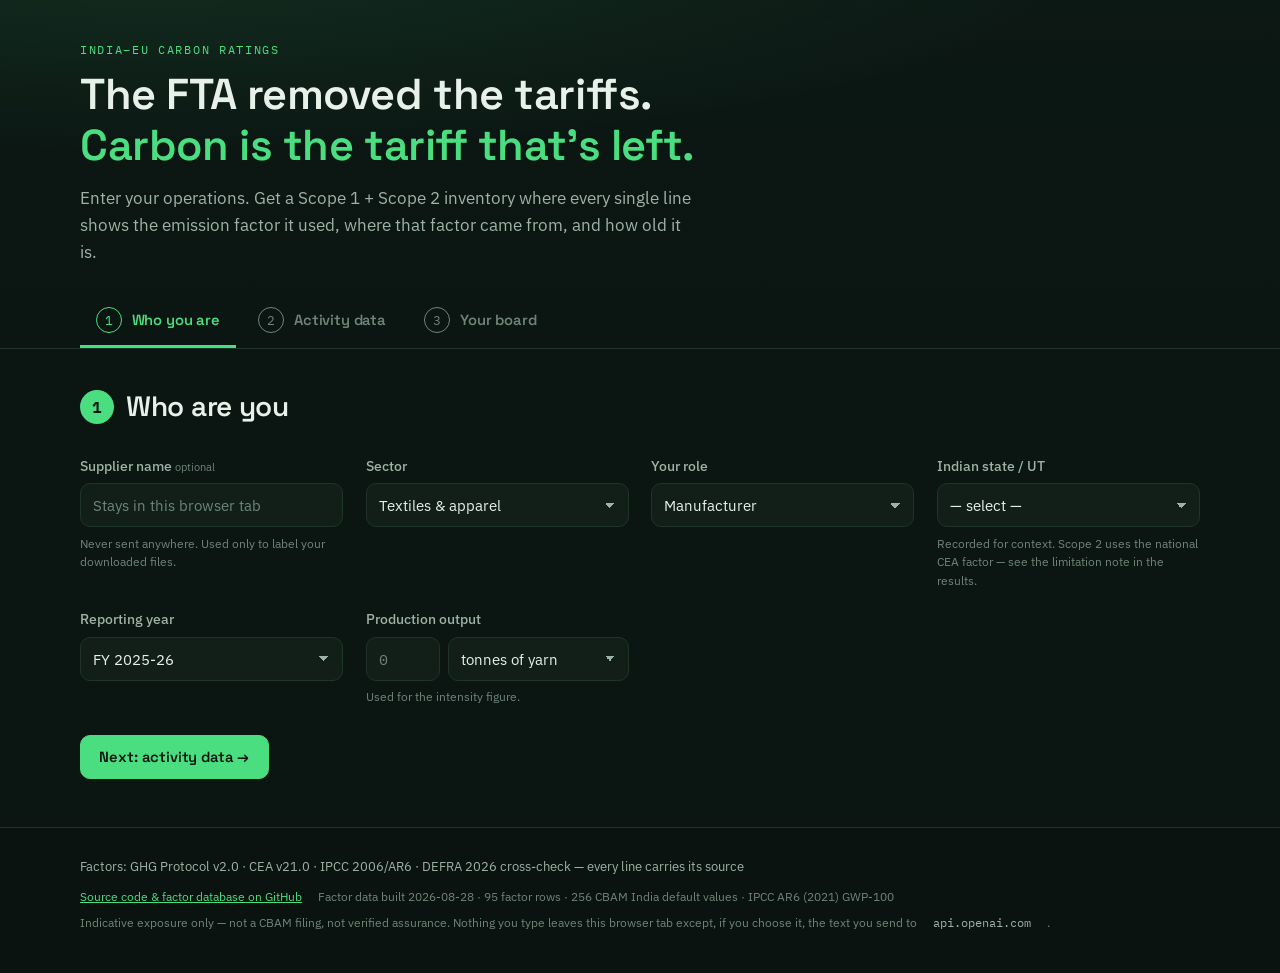
<file: carbon-ratings/index.html>
<!doctype html>
<html lang="en">
<head>
<meta charset="utf-8">
<meta name="viewport" content="width=device-width, initial-scale=1">
<title>India–EU Carbon Ratings — Scope 1 + 2 calculator</title>
<meta name="description" content="Scope 1 + Scope 2 inventory for Indian suppliers exporting to the EU. Every line carries its emission factor, source and vintage.">
<link rel="preconnect" href="https://fonts.googleapis.com">
<link rel="preconnect" href="https://fonts.gstatic.com" crossorigin>
<link href="https://fonts.googleapis.com/css2?family=IBM+Plex+Mono:wght@400;500;600&family=IBM+Plex+Sans:wght@400;500;600&family=Space+Grotesk:wght@500;600;700&display=swap" rel="stylesheet">
<link rel="stylesheet" href="styles.css">
</head>
<body>

<a class="skip" href="#main">Skip to content</a>

<header class="site-head">
  <div class="wrap">
    <p class="eyebrow">India–EU Carbon Ratings</p>
    <h1>The FTA removed the tariffs.<br><span class="hl">Carbon is the tariff that's left.</span></h1>
    <p class="lede">Enter your operations. Get a Scope&nbsp;1 + Scope&nbsp;2 inventory where every single
      line shows the emission factor it used, where that factor came from, and how old it is.</p>

    <nav class="steps" aria-label="Progress">
      <ol>
        <li><button type="button" class="step-btn is-current" data-goto="1" aria-current="step"><span class="step-n">1</span><span class="step-t">Who you are</span></button></li>
        <li><button type="button" class="step-btn" data-goto="2"><span class="step-n">2</span><span class="step-t">Activity data</span></button></li>
        <li><button type="button" class="step-btn" data-goto="3"><span class="step-n">3</span><span class="step-t">Your board</span></button></li>
      </ol>
    </nav>
  </div>
</header>

<main id="main" class="wrap">

<!-- ══════════════════════════ STEP 1 ══════════════════════════ -->
<section id="step1" class="step" aria-labelledby="s1h">
  <h2 id="s1h"><span class="num">1</span> Who are you</h2>

  <div class="grid">
    <p class="field">
      <label for="f-name">Supplier name <span class="opt">optional</span></label>
      <input id="f-name" type="text" autocomplete="organization" placeholder="Stays in this browser tab">
      <span class="hint">Never sent anywhere. Used only to label your downloaded files.</span>
    </p>

    <p class="field">
      <label for="f-sector">Sector</label>
      <select id="f-sector">
        <option value="textiles">Textiles &amp; apparel</option>
        <option value="leather">Leather &amp; footwear</option>
        <option value="steel">Iron &amp; steel</option>
        <option value="aluminium">Aluminium</option>
        <option value="cement">Cement</option>
        <option value="fertilisers">Fertilisers</option>
      </select>
    </p>

    <p class="field">
      <label for="f-role">Your role</label>
      <select id="f-role">
        <option value="manufacturer">Manufacturer</option>
        <option value="trader">Trader / wholesaler</option>
      </select>
    </p>

    <p class="field">
      <label for="f-state">Indian state / UT</label>
      <select id="f-state"></select>
      <span class="hint">Recorded for context. Scope&nbsp;2 uses the national CEA factor — see the limitation note in the results.</span>
    </p>

    <p class="field">
      <label for="f-year">Reporting year</label>
      <select id="f-year">
        <option>FY 2023-24</option>
        <option>FY 2024-25</option>
        <option selected>FY 2025-26</option>
      </select>
    </p>

    <p class="field">
      <label for="f-output">Production output</label>
      <span class="row-inline">
        <input id="f-output" type="number" min="0" step="any" inputmode="decimal" placeholder="0">
        <select id="f-output-unit"></select>
      </span>
      <span class="hint" id="output-hint">Used for the intensity figure and the CBAM comparison.</span>
    </p>
  </div>

  <div id="trader-notice" class="notice notice-amber" hidden>
    <strong>You are filing as a trader / wholesaler.</strong>
    <p>This tool will compute <em>your own operations footprint</em> — the warehouse electricity,
      the vehicles, the refrigerants. That is <strong>not the product footprint</strong> of the
      goods you sell, and it cannot be used as one.</p>
    <p>A product rating requires the manufacturer's own activity data. In the full platform your
      record links to a rated manufacturer and the product rating flows through, giving you a
      <em>traceability grade</em> A–D (A = full pass-through to a rated manufacturer,
      D = origin unknown). Sector process blocks are hidden below because they are not yours to claim.</p>
  </div>

  <div class="step-nav">
    <button type="button" class="btn btn-primary" data-goto="2">Next: activity data →</button>
  </div>
</section>

<!-- ══════════════════════════ STEP 2 ══════════════════════════ -->
<section id="step2" class="step" aria-labelledby="s2h" hidden>
  <h2 id="s2h"><span class="num">2</span> Your activity data</h2>

  <!-- ─── AI fill ─── -->
  <details class="ai-panel" id="ai-panel">
    <summary><span class="ai-badge">optional</span> Fill the form with AI, from plain language</summary>

    <div class="ai-body">
      <p class="ai-rule"><strong>The AI never does the arithmetic.</strong> It only reads your
        description and drops numbers into the form fields below. Every calculation is done by
        deterministic JavaScript in this page, against the sourced factor database. You review
        every populated field before anything is computed.</p>

      <p class="field">
        <label for="ai-text">Describe your operations in plain language</label>
        <textarea id="ai-text" rows="6" placeholder="e.g. We're a spinning mill in Tamil Nadu. Last year we ran the boiler on about 900 tonnes of rice husk, bought 2.4 million units of electricity from the grid, our DG set took roughly 18,000 litres of diesel, and we topped up 12 kg of R-410A."></textarea>
      </p>

      <p class="field">
        <label for="ai-key">Your OpenAI API key <span class="opt">optional</span></label>
        <input id="ai-key" type="password" autocomplete="off" spellcheck="false" placeholder="sk-…">
        <span class="hint hint-key">🔒 Your key stays in this browser tab and is sent only to
          <code>api.openai.com</code>. It is held in a JavaScript variable — <strong>not</strong> in
          localStorage, not in a cookie, never transmitted to this site's host, and it is gone the
          moment you close or reload this tab. No key ships with this app.</span>
      </p>

      <div class="ai-actions">
        <button type="button" class="btn btn-primary" id="ai-run">Extract with AI →</button>
        <button type="button" class="btn" id="ai-example">Load worked example (no key needed)</button>
      </div>
      <p class="hint">No key? The worked example runs the same flow from a bundled, pre-extracted
        field set (cached-AI mode), so you can see exactly what the extraction produces.</p>

      <div id="ai-status" class="ai-status" role="status" aria-live="polite"></div>
    </div>
  </details>

  <!-- ─── Common block ─── -->
  <h3 class="block-h">Common block <span class="block-sub">every sector, every role</span></h3>

  <fieldset class="block">
    <legend>Fuels burned on site <span class="lg-sub">boilers, kilns, furnaces, ovens</span></legend>
    <div id="fuel-rows" class="rows"></div>
    <button type="button" class="btn btn-add" data-add="fuel">+ Add a fuel</button>
    <p class="hint">Liquid fuels are computed on a <strong>mass basis</strong>. If you enter litres,
      the app converts to tonnes with a density you can override — and shows the density it used in
      the trail. (Per-litre factors embed a generic ~0.91&nbsp;kg/L density that overstates Indian diesel.)</p>
  </fieldset>

  <fieldset class="block">
    <legend>DG sets <span class="lg-sub">diesel generator sets — India's own line item</span></legend>
    <div class="grid grid-tight">
      <p class="field">
        <label for="f-dg">Diesel consumed by DG sets</label>
        <span class="row-inline">
          <input id="f-dg" type="number" min="0" step="any" inputmode="decimal" placeholder="0">
          <span class="unit-tag">litres</span>
        </span>
      </p>
      <p class="field">
        <label for="f-dg-density">Density used <span class="opt">kg/L</span></label>
        <input id="f-dg-density" type="number" min="0.5" max="1.2" step="0.00001" inputmode="decimal">
        <span class="hint">Indian diesel is typically ~0.82–0.85 kg/L — override with your invoice density.</span>
      </p>
    </div>
  </fieldset>

  <fieldset class="block">
    <legend>Owned vehicles &amp; forklifts</legend>
    <div id="veh-rows" class="rows"></div>
    <button type="button" class="btn btn-add" data-add="veh">+ Add a vehicle fuel</button>
  </fieldset>

  <fieldset class="block">
    <legend>Refrigerant top-ups <span class="lg-sub">kg recharged over the year = kg leaked</span></legend>
    <div id="ref-rows" class="rows"></div>
    <button type="button" class="btn btn-add" data-add="ref">+ Add a refrigerant</button>
  </fieldset>

  <fieldset class="block">
    <legend>Electricity</legend>
    <div id="elec-rows" class="rows"></div>
    <button type="button" class="btn btn-add" data-add="elec">+ Add an electricity source</button>
  </fieldset>

  <fieldset class="block">
    <legend>Purchased steam / heat</legend>
    <p class="field field-narrow">
      <label for="f-steam">Steam purchased</label>
      <span class="row-inline">
        <input id="f-steam" type="number" min="0" step="any" inputmode="decimal" placeholder="0">
        <span class="unit-tag">tonnes</span>
      </span>
    </p>
    <div class="notice notice-amber" id="steam-note"></div>
  </fieldset>

  <!-- ─── Sector extras ─── -->
  <div id="sector-extras">
    <h3 class="block-h">Sector process block <span class="block-sub" id="sector-extra-name"></span></h3>

    <!-- STEEL -->
    <fieldset class="block sector-block" data-sector="steel" hidden>
      <legend>Iron &amp; steel</legend>
      <div class="grid grid-tight">
        <p class="field">
          <label for="st-route">Production route</label>
          <select id="st-route">
            <option value="bf_bof">BF-BOF (blast furnace → basic oxygen furnace)</option>
            <option value="eaf_grid">EAF — grid electricity</option>
            <option value="eaf_captive">EAF — captive electricity</option>
            <option value="dri_coal">Coal-based DRI</option>
          </select>
        </p>
        <p class="field">
          <label for="st-red-type">Reductant</label>
          <select id="st-red-type"></select>
        </p>
        <p class="field">
          <label for="st-red-qty">Reductant consumed</label>
          <span class="row-inline"><input id="st-red-qty" type="number" min="0" step="any" inputmode="decimal" placeholder="0"><span class="unit-tag">t</span></span>
        </p>
        <p class="field">
          <label for="st-limestone">Limestone flux</label>
          <span class="row-inline"><input id="st-limestone" type="number" min="0" step="any" inputmode="decimal" placeholder="0"><span class="unit-tag">t</span></span>
        </p>
        <p class="field">
          <label for="st-dolomite">Dolomite flux</label>
          <span class="row-inline"><input id="st-dolomite" type="number" min="0" step="any" inputmode="decimal" placeholder="0"><span class="unit-tag">t</span></span>
        </p>
        <p class="field" id="st-electrode-field">
          <label for="st-electrode">Carbon electrodes consumed</label>
          <span class="row-inline"><input id="st-electrode" type="number" min="0" step="any" inputmode="decimal" placeholder="0"><span class="unit-tag">t</span></span>
          <span class="hint">EAF routes only.</span>
        </p>
      </div>
      <div class="notice notice-amber" id="st-dri-note" hidden></div>
    </fieldset>

    <!-- ALUMINIUM -->
    <fieldset class="block sector-block" data-sector="aluminium" hidden>
      <legend>Aluminium</legend>
      <div class="grid grid-tight">
        <p class="field">
          <label for="al-type">Plant type</label>
          <select id="al-type">
            <option value="smelter">Primary smelter</option>
            <option value="downstream">Downstream (rolling / extrusion / casting)</option>
          </select>
        </p>
        <p class="field al-smelter">
          <label for="al-tonnes">Aluminium produced</label>
          <span class="row-inline"><input id="al-tonnes" type="number" min="0" step="any" inputmode="decimal" placeholder="0"><span class="unit-tag">t Al</span></span>
        </p>
        <p class="field al-smelter">
          <label for="al-tech">Cell technology</label>
          <select id="al-tech">
            <option value="cwpb">CWPB — centre worked prebake</option>
            <option value="swpb">SWPB — side worked prebake</option>
            <option value="vss">VSS — vertical stud Søderberg</option>
            <option value="hss">HSS — horizontal stud Søderberg</option>
          </select>
          <span class="hint" id="al-tech-hint"></span>
        </p>
      </div>
      <div class="notice" id="al-downstream-note" hidden>
        <strong>Downstream plant — no smelting process lines.</strong>
        <p>Anode CO₂ and PFCs are emitted in the electrolysis cell, which you do not operate.
          Your footprint is the common block above: furnace fuels, electricity, refrigerants.</p>
      </div>
      <div class="notice notice-amber al-smelter" id="al-pfc-note"></div>
    </fieldset>

    <!-- CEMENT -->
    <fieldset class="block sector-block" data-sector="cement" hidden>
      <legend>Cement</legend>
      <div class="grid grid-tight">
        <p class="field">
          <label for="cm-clinker">Clinker produced</label>
          <span class="row-inline"><input id="cm-clinker" type="number" min="0" step="any" inputmode="decimal" placeholder="0"><span class="unit-tag">t</span></span>
        </p>
        <p class="field">
          <label for="cm-ratio">Clinker-to-cement ratio</label>
          <input id="cm-ratio" type="number" min="0.2" max="1" step="0.01" inputmode="decimal" placeholder="e.g. 0.68">
          <span class="hint">The dominant lever in cement. Surfaced in the results, never assumed.</span>
        </p>
      </div>
    </fieldset>

    <!-- FERTILISERS -->
    <fieldset class="block sector-block" data-sector="fertilisers" hidden>
      <legend>Fertilisers</legend>
      <div class="grid grid-tight">
        <p class="field">
          <label for="ft-product">Main product</label>
          <select id="ft-product">
            <option value="ammonia">Ammonia</option>
            <option value="urea">Urea</option>
            <option value="nitric">Nitric acid</option>
            <option value="other">Other</option>
          </select>
        </p>
        <p class="field ft-nitric">
          <label for="ft-hno3-class">Nitric acid plant class</label>
          <select id="ft-hno3-class"></select>
        </p>
        <p class="field ft-nitric">
          <label for="ft-hno3-qty">Nitric acid produced <span class="opt">100% HNO₃ basis</span></label>
          <span class="row-inline"><input id="ft-hno3-qty" type="number" min="0" step="any" inputmode="decimal" placeholder="0"><span class="unit-tag">t</span></span>
        </p>
        <p class="field ft-urea">
          <label for="ft-urea-qty">Urea produced</label>
          <span class="row-inline"><input id="ft-urea-qty" type="number" min="0" step="any" inputmode="decimal" placeholder="0"><span class="unit-tag">t</span></span>
          <span class="hint">Booked as an explicit <strong>negative</strong> line — CO₂ consumed, never silently absorbed.</span>
        </p>
      </div>
      <div class="notice" id="ft-note"></div>
    </fieldset>

    <!-- TEXTILES / LEATHER -->
    <fieldset class="block sector-block" data-sector="textiles" hidden>
      <legend>Textiles &amp; apparel</legend>
      <p class="field field-narrow">
        <label for="tx-segment">Segment</label>
        <select id="tx-segment">
          <option value="spinning">Spinning</option>
          <option value="wet">Wet processing (dyeing / finishing)</option>
          <option value="garmenting">Garmenting</option>
        </select>
      </p>
      <p class="hint">No extra process lines: textile emissions are combustion and electricity, both
        already captured in the common block. The segment sets the intensity denominator.</p>
    </fieldset>

    <fieldset class="block sector-block" data-sector="leather" hidden>
      <legend>Leather &amp; footwear</legend>
      <p class="field field-narrow">
        <label for="lt-segment">Segment</label>
        <select id="lt-segment">
          <option value="tanning">Tanning / finishing</option>
          <option value="footwear">Footwear manufacture</option>
        </select>
      </p>
      <p class="hint">No extra process lines in this MVP. Effluent CH₄ (COD × B₀ × MCF) is a
        flagged-estimate line in the full engine and is not offered here rather than guessed.</p>
    </fieldset>
  </div>

  <div class="step-nav">
    <button type="button" class="btn" data-goto="1">← Back</button>
    <button type="button" class="btn btn-primary" id="open-board">Open my board →</button>
  </div>
</section>

<!-- ══════════════════════════ THE BOARD ══════════════════════════ -->
<section id="step3" class="step board" aria-labelledby="s3h" hidden>
  <h2 id="s3h"><span class="num">3</span> Your board</h2>

  <div id="profile-bar" class="profile-bar"></div>
  <div id="board-headline"></div>

  <div class="board-actions">
    <button type="button" class="btn btn-primary" id="calc-all">Calculate all</button>
    <span id="calc-stamp" class="hint" role="status" aria-live="polite"></span>
  </div>

  <div id="cards" class="cards"></div>

  <details id="full-trail" class="full-trail">
    <summary>Full calculation trail — every line, every source</summary>
    <div class="full-trail-body">
      <p class="hint">Each row shows the activity you entered, the factor that was applied, where
        that factor comes from, its vintage, and the uncertainty class of the result.</p>
      <div id="gas-breakdown"></div>
      <div id="trail"></div>
    </div>
  </details>
</section>

</main>

<footer class="site-foot">
  <div class="wrap">
    <p class="foot-sources">Factors: GHG Protocol v2.0 · CEA v21.0 · IPCC 2006/AR6 · DEFRA 2026
      cross-check — every line carries its source</p>
    <p class="foot-meta">
      <a href="#" id="repo-link" rel="noopener">Source code &amp; factor database on GitHub</a>
      <span id="build-stamp"></span>
    </p>
    <p class="foot-meta">Indicative exposure only — not a CBAM filing, not verified assurance.
      Nothing you type leaves this browser tab except, if you choose it, the text you send to
      <code>api.openai.com</code>.</p>
  </div>
</footer>

<script src="data.js"></script>
<script src="app.js"></script>
</body>
</html>
</file>
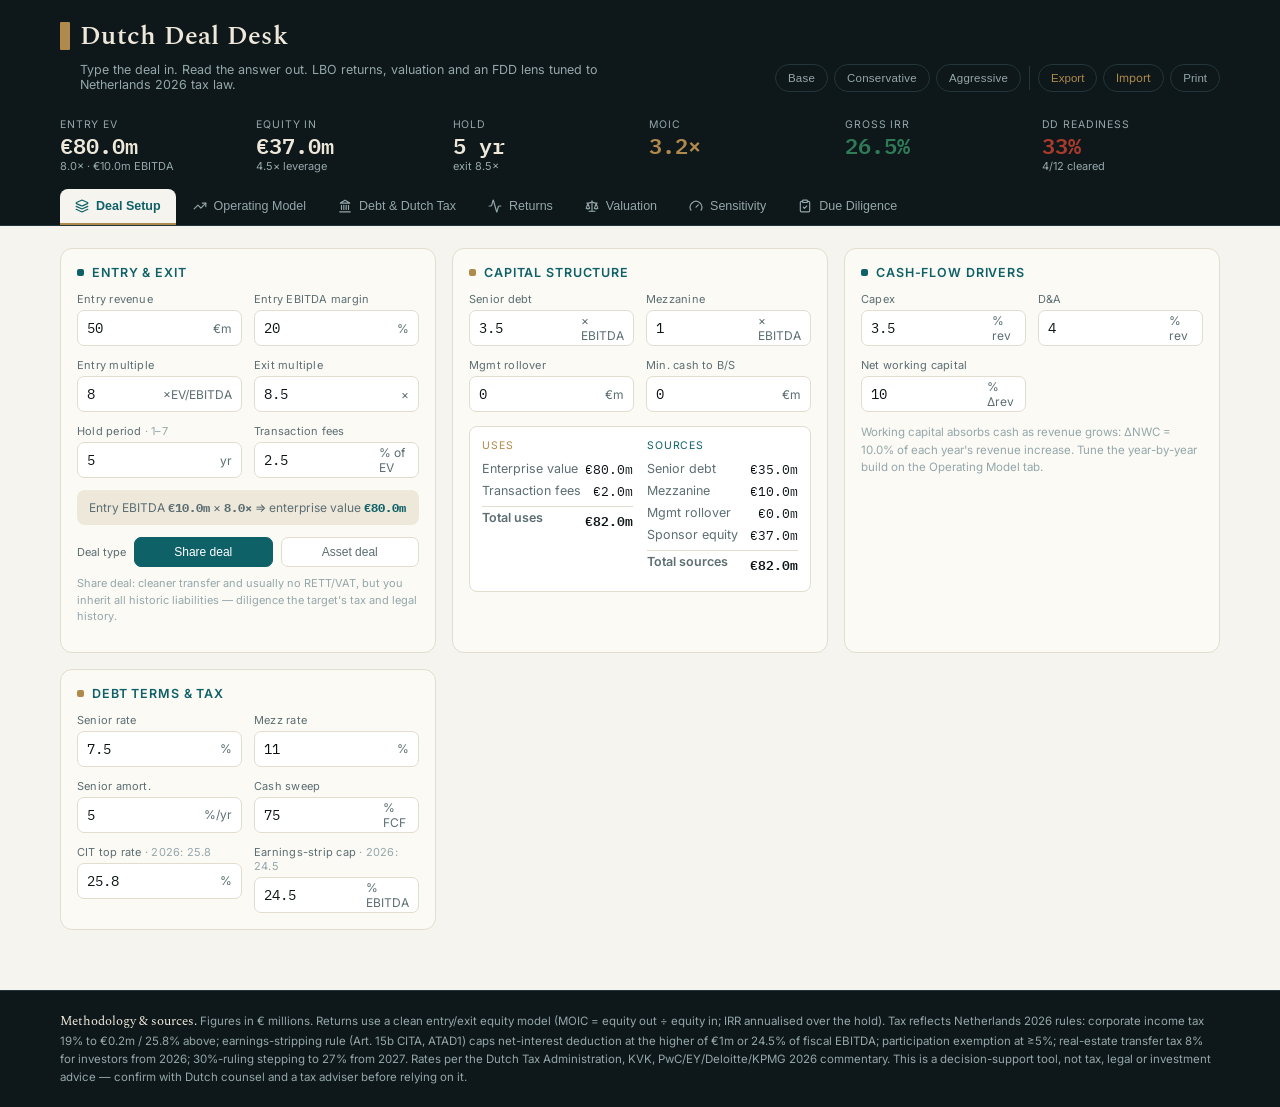
<file: deal-desk/index.html>
<!doctype html>
<html lang="en">
  <head>
    <meta charset="UTF-8" />
    <meta name="viewport" content="width=device-width, initial-scale=1.0" />
    <title>Dutch Deal Desk — PE underwriting & FDD</title>
    <meta name="description" content="LBO returns and financial due-diligence dashboard for Netherlands mid-market private equity." />
    <script type="module" crossorigin src="/deal-desk/assets/index-Chw35_E1.js"></script>
  </head>
  <body style="margin:0">
    <div id="root"></div>
  </body>
</html>
</file>
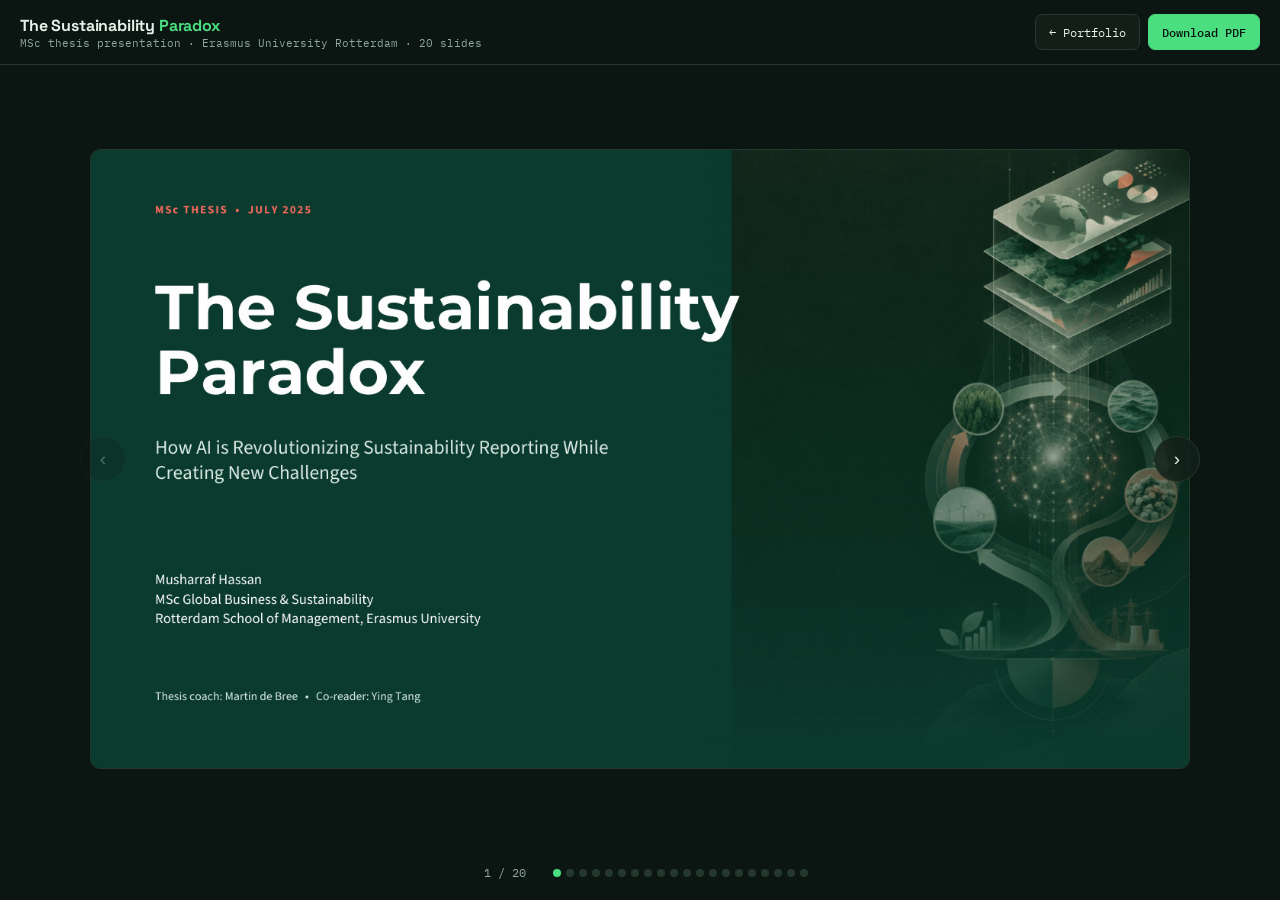
<file: thesis-deck/index.html>
<!DOCTYPE html>
<html lang="en">
<head>
<meta charset="UTF-8">
<meta name="viewport" content="width=device-width, initial-scale=1.0">
<title>The Sustainability Paradox — thesis deck</title>
<meta name="description" content="MSc thesis presentation: How AI is revolutionising sustainability reporting while creating new challenges. Erasmus University Rotterdam.">
<link rel="stylesheet" href="https://fonts.googleapis.com/css2?family=Space+Grotesk:wght@500;700&family=IBM+Plex+Sans:wght@400;600&family=IBM+Plex+Mono:wght@400;500&display=swap">
<style>
  :root{
    --bg:#0B1512; --surface:#121F19; --line:#24382D;
    --ink:#E7F0E9; --muted:#8FA89A; --acc:#4ADE80;
  }
  *{margin:0;padding:0;box-sizing:border-box}
  body{background:var(--bg);color:var(--ink);font-family:'IBM Plex Sans',system-ui,sans-serif;
    min-height:100vh;display:flex;flex-direction:column}
  header{display:flex;align-items:center;justify-content:space-between;gap:12px;flex-wrap:wrap;
    padding:14px 20px;border-bottom:1px solid var(--line)}
  header h1{font-family:'Space Grotesk',sans-serif;font-size:16px;font-weight:700;letter-spacing:-.01em}
  header h1 span{color:var(--acc)}
  .meta{font-family:'IBM Plex Mono',monospace;font-size:11px;color:var(--muted)}
  .actions{display:flex;gap:8px}
  .btn{font-family:'IBM Plex Mono',monospace;font-size:12px;text-decoration:none;color:var(--ink);
    border:1px solid var(--line);border-radius:7px;padding:8px 13px;background:var(--surface);min-height:36px;
    display:inline-flex;align-items:center;gap:6px;cursor:pointer}
  .btn:hover{border-color:var(--acc)}
  .btn.solid{background:var(--acc);border-color:var(--acc);color:#08130E;font-weight:500}
  .stage{flex:1;display:flex;align-items:center;justify-content:center;padding:18px;position:relative}
  .frame{max-width:1100px;width:100%;position:relative}
  .frame img{display:block;width:100%;height:auto;border-radius:10px;border:1px solid var(--line);
    background:var(--surface)}
  .nav{position:absolute;top:50%;transform:translateY(-50%);width:46px;height:46px;border-radius:50%;
    border:1px solid var(--line);background:rgba(18,31,25,.85);color:var(--ink);font-size:19px;
    cursor:pointer;display:grid;place-items:center}
  .nav:hover{border-color:var(--acc);color:var(--acc)}
  .nav:focus-visible{outline:2px solid var(--acc);outline-offset:2px}
  .nav.prev{left:-10px}.nav.next{right:-10px}
  .nav[disabled]{opacity:.3;cursor:default}
  footer{display:flex;align-items:center;justify-content:center;gap:16px;padding:12px 20px 20px;
    font-family:'IBM Plex Mono',monospace;font-size:12px;color:var(--muted)}
  .count{font-variant-numeric:tabular-nums;min-width:64px;text-align:center}
  .dots{display:flex;gap:5px;flex-wrap:wrap;justify-content:center;max-width:60vw}
  .dot{width:8px;height:8px;border-radius:50%;background:var(--line);border:none;cursor:pointer;padding:0}
  .dot.on{background:var(--acc)}
  .dot:focus-visible{outline:2px solid var(--acc);outline-offset:2px}
  @media (max-width:700px){.nav.prev{left:4px}.nav.next{right:4px}.dots{display:none}}
  @media (prefers-reduced-motion: no-preference){.frame img{transition:opacity .18s ease}}
</style>
</head>
<body>
<header>
  <div>
    <h1>The Sustainability <span>Paradox</span></h1>
    <p class="meta">MSc thesis presentation · Erasmus University Rotterdam · 20 slides</p>
  </div>
  <div class="actions">
    <a class="btn" href="../">← Portfolio</a>
    <a class="btn solid" href="Sustainability-Paradox.pdf" download>Download PDF</a>
  </div>
</header>

<main class="stage">
  <div class="frame">
    <button class="nav prev" id="prev" aria-label="Previous slide">‹</button>
    <img id="slide" src="slides/s01.jpg" alt="Slide 1 of 20: The Sustainability Paradox — how AI is revolutionising sustainability reporting while creating new challenges">
    <button class="nav next" id="next" aria-label="Next slide">›</button>
  </div>
</main>

<footer>
  <span class="count" id="count" aria-live="polite">1 / 20</span>
  <div class="dots" id="dots" role="tablist" aria-label="Slides"></div>
</footer>

<script>
  var N = 20, i = 0;
  var img = document.getElementById('slide'), count = document.getElementById('count');
  var prev = document.getElementById('prev'), next = document.getElementById('next');
  var dots = document.getElementById('dots');
  function src(n){ return 'slides/s' + String(n + 1).padStart(2, '0') + '.jpg'; }
  for (var d = 0; d < N; d++) {
    var b = document.createElement('button');
    b.className = 'dot'; b.setAttribute('aria-label', 'Slide ' + (d + 1));
    b.dataset.i = d;
    b.addEventListener('click', function(){ go(parseInt(this.dataset.i, 10)); });
    dots.appendChild(b);
  }
  function go(n){
    i = Math.max(0, Math.min(N - 1, n));
    img.src = src(i);
    img.alt = 'Slide ' + (i + 1) + ' of ' + N;
    count.textContent = (i + 1) + ' / ' + N;
    prev.disabled = i === 0; next.disabled = i === N - 1;
    dots.querySelectorAll('.dot').forEach(function(el, k){ el.classList.toggle('on', k === i); });
    if (i + 1 < N) { (new Image()).src = src(i + 1); } /* preload next */
  }
  prev.addEventListener('click', function(){ go(i - 1); });
  next.addEventListener('click', function(){ go(i + 1); });
  document.addEventListener('keydown', function(e){
    if (e.key === 'ArrowRight' || e.key === ' ') go(i + 1);
    if (e.key === 'ArrowLeft') go(i - 1);
  });
  var x0 = null;
  img.addEventListener('touchstart', function(e){ x0 = e.touches[0].clientX; }, {passive:true});
  img.addEventListener('touchend', function(e){
    if (x0 === null) return;
    var dx = e.changedTouches[0].clientX - x0;
    if (Math.abs(dx) > 40) go(i + (dx < 0 ? 1 : -1));
    x0 = null;
  }, {passive:true});
  go(0);
</script>
</body>
</html>
</file>
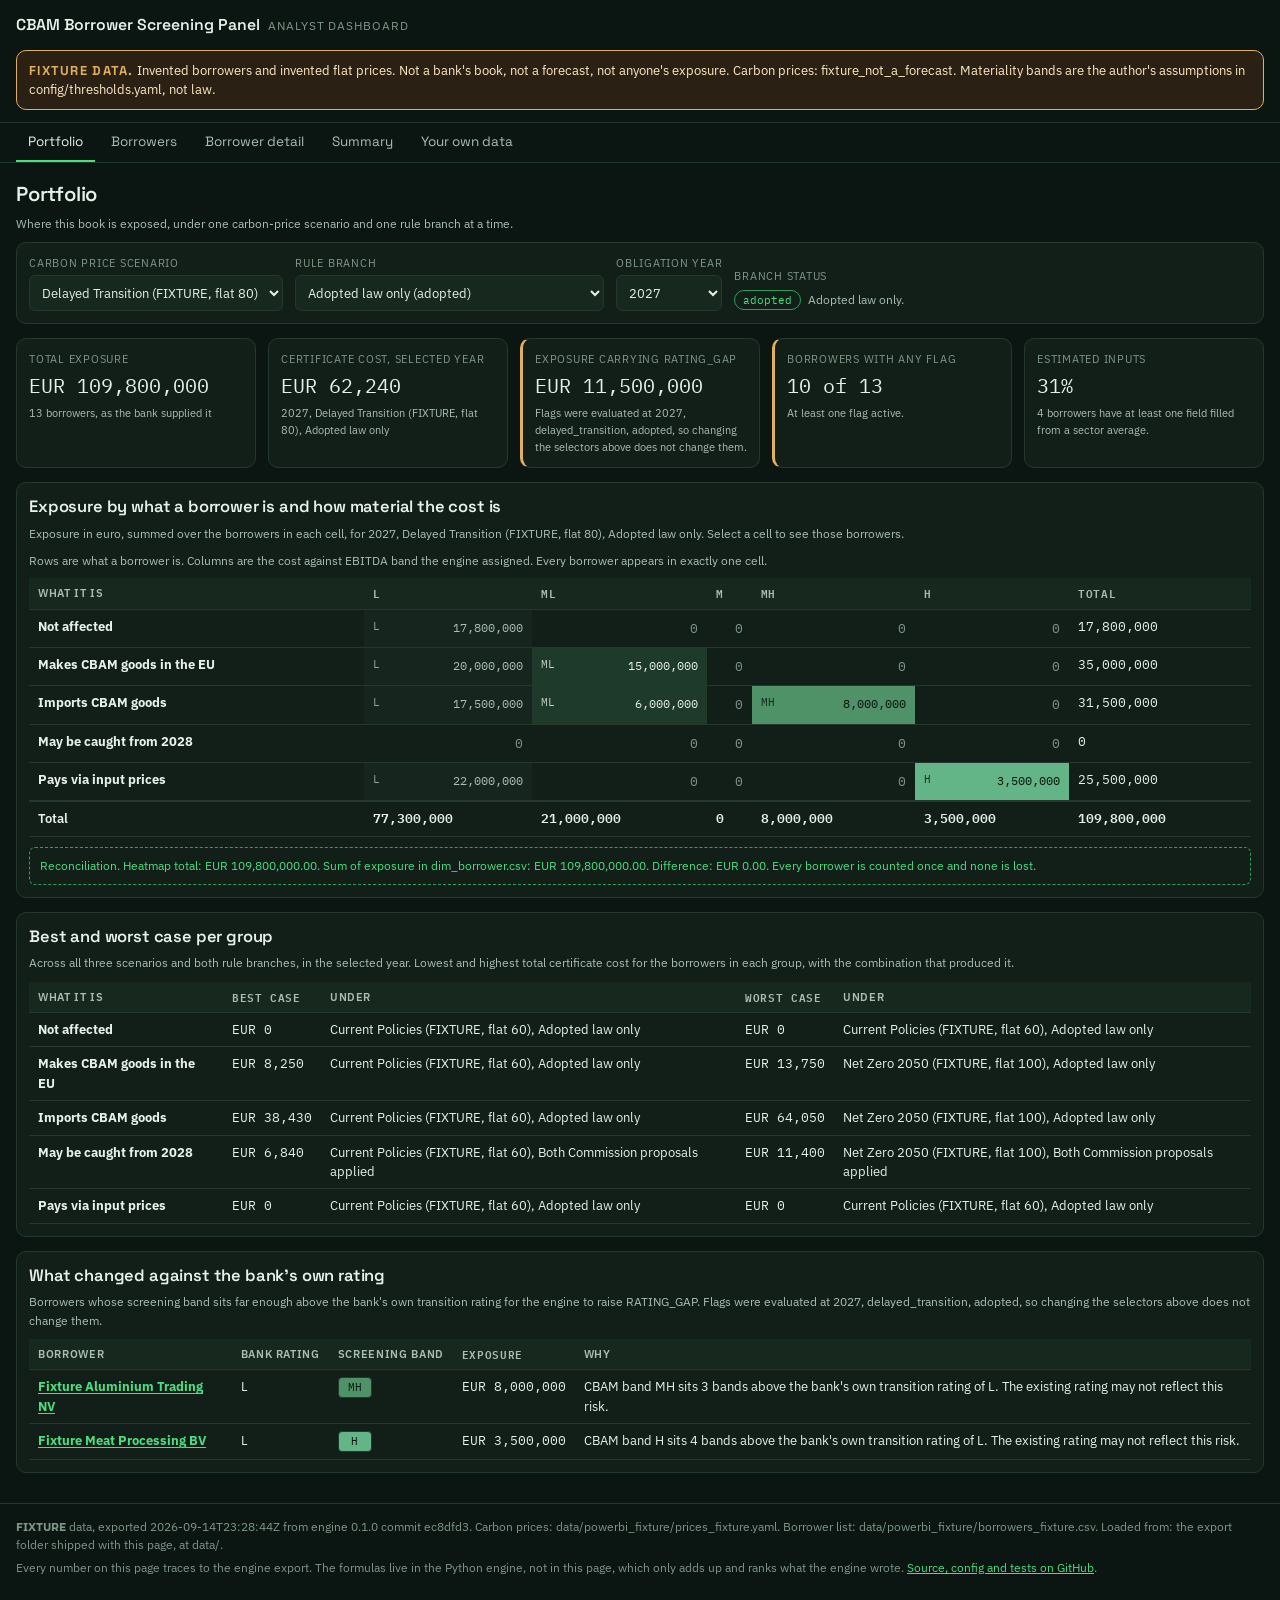
<file: cbam-screen/webapp/index.html>
<!doctype html>
<html lang="en">
<head>
<meta charset="utf-8">
<meta name="viewport" content="width=device-width, initial-scale=1">
<title>CBAM Borrower Screening Panel</title>
<meta name="description" content="Analyst dashboard over the CBAM screening engine's exported star schema. Every number comes from the export.">
<link rel="preconnect" href="https://fonts.googleapis.com">
<link rel="preconnect" href="https://fonts.gstatic.com" crossorigin>
<link href="https://fonts.googleapis.com/css2?family=IBM+Plex+Mono:wght@400;500&family=IBM+Plex+Sans:wght@400;500;600&family=Space+Grotesk:wght@500;600;700&display=swap" rel="stylesheet">
<link rel="stylesheet" href="styles.css">
</head>
<body>
<a class="skip" href="#main">Skip to content</a>

<header class="topbar">
  <div class="brand">CBAM Borrower Screening Panel <span>analyst dashboard</span></div>
  <div id="data-banner" class="banner" role="status" aria-live="polite">Loading the export.</div>
</header>

<nav class="tabs" role="tablist" aria-label="Views">
  <button role="tab" id="tab-portfolio" aria-controls="panel-portfolio" aria-selected="true" data-view="portfolio">Portfolio</button>
  <button role="tab" id="tab-borrowers" aria-controls="panel-borrowers" aria-selected="false" tabindex="-1" data-view="borrowers">Borrowers</button>
  <button role="tab" id="tab-detail" aria-controls="panel-detail" aria-selected="false" tabindex="-1" data-view="detail">Borrower detail</button>
  <button role="tab" id="tab-summary" aria-controls="panel-summary" aria-selected="false" tabindex="-1" data-view="summary">Summary</button>
  <button role="tab" id="tab-data" aria-controls="panel-data" aria-selected="false" tabindex="-1" data-view="data">Your own data</button>
</nav>

<main id="main">

  <section role="tabpanel" id="panel-portfolio" aria-labelledby="tab-portfolio" tabindex="-1">
    <h1>Portfolio</h1>
    <p class="subtitle">Where this book is exposed, under one carbon-price scenario and one rule branch at a time.</p>

    <div class="controls no-print">
      <div class="field">
        <label for="sel-scenario">Carbon price scenario</label>
        <select id="sel-scenario"></select>
      </div>
      <div class="field">
        <label for="sel-branch">Rule branch</label>
        <select id="sel-branch"></select>
      </div>
      <div class="field">
        <label for="sel-year">Obligation year</label>
        <select id="sel-year"></select>
      </div>
      <div class="field">
        <label id="branch-status-label" for="branch-status">Branch status</label>
        <span id="branch-status" aria-labelledby="branch-status-label"></span>
      </div>
    </div>

    <div class="cards" id="portfolio-cards"></div>

    <div class="panel">
      <h2>Exposure by what a borrower is and how material the cost is</h2>
      <p class="subtitle" id="heatmap-subtitle"></p>
      <div class="scroll-x">
        <table class="heatmap" id="heatmap"></table>
      </div>
      <div id="reconcile" class="reconcile"></div>
    </div>

    <div class="panel">
      <h2>Best and worst case per group</h2>
      <p class="subtitle">Across all three scenarios and both rule branches, in the selected year. Lowest and highest total certificate cost for the borrowers in each group, with the combination that produced it.</p>
      <div class="scroll-x">
        <table id="range-table"></table>
      </div>
    </div>

    <div class="panel">
      <h2>What changed against the bank's own rating</h2>
      <p class="subtitle" id="rating-gap-subtitle"></p>
      <div class="scroll-x">
        <table id="rating-gap-table"></table>
      </div>
    </div>
  </section>

  <section role="tabpanel" id="panel-borrowers" aria-labelledby="tab-borrowers" tabindex="-1" hidden>
    <h1>Borrowers</h1>
    <p class="subtitle" id="borrowers-subtitle"></p>

    <div class="controls no-print">
      <div class="field">
        <label for="f-search">Search name, id or country</label>
        <input type="search" id="f-search" placeholder="for example Steel or NL">
      </div>
      <div class="field">
        <label for="f-tier">What it is</label>
        <select id="f-tier"></select>
      </div>
      <div class="field">
        <label for="f-band">Cost against EBITDA</label>
        <select id="f-band"></select>
      </div>
      <div class="field">
        <label for="f-flag">Carries flag</label>
        <select id="f-flag"></select>
      </div>
      <div class="field">
        <label for="btn-clear">&nbsp;</label>
        <button class="action" id="btn-clear" type="button">Clear filters</button>
      </div>
      <div class="field">
        <label for="btn-csv">&nbsp;</label>
        <button class="action" id="btn-csv" type="button">Download this list as csv</button>
      </div>
    </div>

    <div class="panel">
      <p class="subtitle" id="borrowers-count"></p>
      <div class="scroll-x">
        <table id="borrowers-table"></table>
      </div>
    </div>
  </section>

  <section role="tabpanel" id="panel-detail" aria-labelledby="tab-detail" tabindex="-1" hidden>
    <div id="detail-body"></div>
  </section>

  <section role="tabpanel" id="panel-summary" aria-labelledby="tab-summary" tabindex="-1" hidden>
    <div class="controls no-print">
      <button class="action primary" id="btn-print" type="button">Print or save as PDF</button>
      <span class="subtitle" style="margin:0">One page for a risk committee. It prints what is on screen, on the scenario, branch and year chosen on the Portfolio view.</span>
    </div>
    <div id="summary-body"></div>
  </section>

  <section role="tabpanel" id="panel-data" aria-labelledby="tab-data" tabindex="-1" hidden>
    <h1>Use your own data</h1>
    <p class="subtitle">Nothing is uploaded. The files are read in this browser tab and never leave your machine.</p>

    <div class="panel">
      <h2>How to get a file set</h2>
      <p>Run the exporter in the repo against your own borrower list. It writes one folder of csv files, which is what this page reads:</p>
      <pre class="formula">python -m src.export_powerbi \
    --borrowers path/to/your_borrowers.csv \
    --out path/to/export \
    --data-label UPLOADED</pre>
      <p class="subtitle">The engine computes every number. This page only adds up and ranks what the engine wrote, so a figure you see here is a figure the engine produced.</p>
    </div>

    <div class="dropzone" id="dropzone">
      <p><strong>Drag the export folder's csv files here</strong></p>
      <p>or</p>
      <p><input type="file" id="file-input" multiple accept=".csv,text/csv"></p>
      <p class="subtitle">Select all the csv files inside the export folder at once.</p>
    </div>

    <div class="panel report" id="load-report"></div>
  </section>

</main>

<footer id="footer"></footer>

<script src="app.js"></script>
</body>
</html>
</file>
<file: carbon-ratings/styles.css>
/* India–EU Carbon Ratings — deep forest theme
   Same identity family as the portfolio and the Factor Ledger artifact. */

:root{
  --bg:#0B1512;
  --surface:#121F19;
  --surface-2:#16271F;
  --line:#1E3428;
  --line-soft:#182b22;
  --ink:#E7F0E9;
  --ink-dim:#9DB3A6;
  --ink-faint:#6E8578;
  --accent:#4ADE80;
  --accent-dim:#2A6F45;
  --amber:#E0B061;
  --amber-dim:#4A3A20;
  --red:#F08A7A;

  --r:10px;
  --tap:44px;

  --f-head:"Space Grotesk", ui-sans-serif, system-ui, sans-serif;
  --f-body:"IBM Plex Sans", ui-sans-serif, system-ui, sans-serif;
  --f-mono:"IBM Plex Mono", ui-monospace, "SF Mono", Menlo, monospace;
}

*,*::before,*::after{box-sizing:border-box}
html{ -webkit-text-size-adjust:100% }
body{
  margin:0; background:var(--bg); color:var(--ink);
  font-family:var(--f-body); font-size:16px; line-height:1.6;
  overflow-x:hidden;
}
h1,h2,h3,h4,legend,.btn,.step-t{ font-family:var(--f-head); font-weight:600; letter-spacing:-.01em }
code,.mono,input[type=number],td.n,th.n{ font-family:var(--f-mono); font-variant-numeric:tabular-nums }
.mono,td,th{ font-variant-numeric:tabular-nums }

.wrap{ width:min(1120px, 100% - 2rem); margin-inline:auto }

.skip{
  position:absolute; left:-9999px; top:0; background:var(--accent); color:#07130D;
  padding:.7rem 1rem; border-radius:0 0 var(--r) 0; z-index:50; font-weight:600;
}
.skip:focus{ left:0 }

:where(a,button,input,select,textarea,summary):focus-visible{
  outline:2px solid var(--accent); outline-offset:2px; border-radius:6px;
}

/* ─────────── header ─────────── */
.site-head{
  padding:2.5rem 0 0;
  background:
    radial-gradient(120% 90% at 12% -10%, rgba(74,222,128,.10), transparent 60%),
    linear-gradient(180deg, #0C1814, var(--bg));
  border-bottom:1px solid var(--line);
}
.eyebrow{
  margin:0 0 .6rem; font-family:var(--f-mono); font-size:.75rem; letter-spacing:.14em;
  text-transform:uppercase; color:var(--accent);
}
.site-head h1{ margin:0 0 .9rem; font-size:clamp(1.6rem, 5.2vw, 2.7rem); line-height:1.18 }
.hl{ color:var(--accent) }
.lede{ margin:0; max-width:62ch; color:var(--ink-dim); font-size:clamp(.95rem,2.4vw,1.06rem) }

/* progress */
.steps{ margin:2rem 0 0 }
.steps ol{ display:flex; gap:.4rem; margin:0; padding:0; list-style:none; flex-wrap:wrap }
.step-btn{
  display:flex; align-items:center; gap:.6rem; min-height:var(--tap);
  padding:.55rem 1rem .75rem; border:0; border-bottom:3px solid transparent;
  background:none; color:var(--ink-faint); font-size:.92rem; cursor:pointer;
}
.step-btn:hover{ color:var(--ink-dim) }
.step-btn .step-n{
  display:grid; place-items:center; width:26px; height:26px; flex:0 0 26px; border-radius:50%;
  border:1px solid currentColor; font-family:var(--f-mono); font-size:.8rem;
}
.step-btn.is-current{ color:var(--accent); border-bottom-color:var(--accent) }
.step-btn.is-done{ color:var(--ink-dim) }
.step-btn.is-done .step-n{ background:var(--accent-dim); border-color:var(--accent-dim); color:var(--ink) }
@media (max-width:520px){ .step-t{ display:none } .step-btn{ padding-inline:1.1rem } }

/* ─────────── steps ─────────── */
main{ padding:2.2rem 0 3rem }
.step > h2{
  margin:0 0 1.6rem; font-size:clamp(1.3rem,4vw,1.75rem);
  display:flex; align-items:center; gap:.75rem;
}
.step > h2 .num{
  display:grid; place-items:center; width:34px; height:34px; flex:0 0 34px; border-radius:50%;
  background:var(--accent); color:#07130D; font-family:var(--f-mono); font-size:1rem;
}
.block-h{
  margin:2.4rem 0 .9rem; font-size:1.05rem; letter-spacing:.02em;
  padding-bottom:.5rem; border-bottom:1px solid var(--line);
}
.block-sub{ color:var(--ink-faint); font-weight:400; font-size:.85rem; font-family:var(--f-body) }

/* ─────────── forms ─────────── */
.grid{ display:grid; gap:1.15rem 1.4rem; grid-template-columns:repeat(auto-fit,minmax(250px,1fr)) }
.grid-tight{ gap:1rem 1.2rem }
.field{ margin:0; display:flex; flex-direction:column; gap:.4rem }
.field-narrow{ max-width:340px }
label{ font-size:.86rem; font-weight:500; color:var(--ink-dim) }
.opt{ color:var(--ink-faint); font-weight:400; font-size:.8em }
.hint{ font-size:.78rem; line-height:1.5; color:var(--ink-faint); margin:0 }
.hint-key{ color:var(--ink-dim) }
.hint code{ color:var(--accent); font-size:.95em }

input,select,textarea{
  width:100%; min-height:var(--tap); padding:.6rem .75rem;
  background:var(--surface); color:var(--ink);
  border:1px solid var(--line); border-radius:var(--r);
  font-family:inherit; font-size:.95rem;
}
input[type=number]{ font-family:var(--f-mono) }
textarea{ min-height:8rem; line-height:1.55; resize:vertical }
select{
  appearance:none; padding-right:2.2rem; cursor:pointer;
  background-image:linear-gradient(45deg,transparent 50%,var(--ink-dim) 50%),linear-gradient(135deg,var(--ink-dim) 50%,transparent 50%);
  background-position:calc(100% - 18px) 50%, calc(100% - 13px) 50%;
  background-size:5px 5px, 5px 5px; background-repeat:no-repeat;
}
input::placeholder,textarea::placeholder{ color:var(--ink-faint) }
input:hover,select:hover,textarea:hover{ border-color:var(--accent-dim) }

.row-inline{ display:flex; gap:.5rem; align-items:stretch }
.row-inline input{ flex:1 1 auto; min-width:0 }
.row-inline select{ flex:0 0 auto; width:auto; min-width:7.5rem }
.unit-tag{
  display:grid; place-items:center; flex:0 0 auto; padding:0 .85rem;
  background:var(--surface-2); border:1px solid var(--line); border-radius:var(--r);
  color:var(--ink-dim); font-family:var(--f-mono); font-size:.82rem; white-space:nowrap;
}

fieldset.block{
  margin:0 0 1.1rem; padding:1.2rem; border:1px solid var(--line);
  border-radius:14px; background:var(--surface);
}
legend{
  padding:0 .55rem; margin-left:-.3rem; font-size:.95rem; color:var(--ink);
}
.lg-sub{ color:var(--ink-faint); font-weight:400; font-size:.8rem; font-family:var(--f-body) }

.rows{ display:flex; flex-direction:column; gap:.75rem; margin-bottom:.85rem }
.data-row{
  display:grid; gap:.6rem; align-items:end;
  grid-template-columns:minmax(0,2fr) minmax(0,1.3fr) auto;
  padding:.85rem; border:1px solid var(--line-soft); border-radius:var(--r);
  background:var(--surface-2);
}
.data-row .field{ min-width:0 }
.data-row .sub-field{ grid-column:1/-1 }
.row-del{
  min-width:var(--tap); min-height:var(--tap); padding:0 .8rem;
  background:transparent; border:1px solid var(--line); border-radius:var(--r);
  color:var(--ink-faint); font-size:1.1rem; cursor:pointer; line-height:1;
}
.row-del:hover{ color:var(--red); border-color:var(--red) }
@media (max-width:560px){
  .data-row{ grid-template-columns:1fr auto }
  .data-row .f-main{ grid-column:1/-1 }
}

.btn{
  min-height:var(--tap); padding:.65rem 1.15rem; border-radius:var(--r);
  border:1px solid var(--line); background:var(--surface-2); color:var(--ink);
  font-size:.92rem; cursor:pointer;
}
.btn:hover{ border-color:var(--accent-dim); background:#1a2e24 }
.btn-primary{ background:var(--accent); border-color:var(--accent); color:#07130D; font-weight:600 }
.btn-primary:hover{ background:#68e79a; border-color:#68e79a }
.btn-add{ font-size:.86rem; padding:.4rem .9rem }
.btn[disabled]{ opacity:.5; cursor:not-allowed }
.step-nav{ display:flex; flex-wrap:wrap; gap:.7rem; margin-top:1.8rem }

/* AI-populated highlight */
.ai-filled input,.ai-filled select,.ai-filled textarea,
input.ai-filled,select.ai-filled{
  border-color:var(--accent); box-shadow:inset 0 0 0 1px rgba(74,222,128,.25);
  background:#14261C;
}

/* ─────────── notices ─────────── */
.notice{
  margin:1rem 0 0; padding:.95rem 1.1rem; border-radius:var(--r);
  border:1px solid var(--line); border-left:3px solid var(--accent);
  background:var(--surface-2); font-size:.88rem; color:var(--ink-dim);
}
.notice strong{ color:var(--ink) }
.notice p{ margin:.5rem 0 0 }
.notice-amber{ border-left-color:var(--amber) }
.notice-amber strong{ color:var(--amber) }

/* ─────────── AI panel ─────────── */
.ai-panel{
  border:1px solid var(--line); border-radius:14px; background:var(--surface); margin-bottom:1.4rem;
}
.ai-panel > summary{
  min-height:var(--tap); display:flex; align-items:center; gap:.7rem; padding:.9rem 1.1rem;
  cursor:pointer; font-family:var(--f-head); font-weight:600; list-style:none;
}
.ai-panel > summary::-webkit-details-marker{ display:none }
.ai-panel > summary::after{ content:"▾"; margin-left:auto; color:var(--ink-faint) }
.ai-panel[open] > summary::after{ content:"▴" }
.ai-badge{
  font-family:var(--f-mono); font-size:.68rem; letter-spacing:.1em; text-transform:uppercase;
  padding:.2rem .5rem; border-radius:100px; background:var(--accent-dim); color:var(--ink);
}
.ai-body{ padding:0 1.1rem 1.2rem; display:flex; flex-direction:column; gap:1rem }
.ai-rule{
  margin:0; padding:.8rem 1rem; border-radius:var(--r); font-size:.85rem;
  background:#0E1D16; border:1px dashed var(--accent-dim); color:var(--ink-dim);
}
.ai-rule strong{ color:var(--accent) }
.ai-actions{ display:flex; flex-wrap:wrap; gap:.7rem }
.ai-status{ font-size:.85rem; color:var(--ink-dim) }
.ai-status:empty{ display:none }
.ai-status .err{ color:var(--red) }
.ai-status ul{ margin:.5rem 0 0; padding-left:1.1rem }
.ai-status .conf{ font-family:var(--f-mono); color:var(--amber) }

/* ─────────── the board ─────────── */
.profile-bar{
  display:flex; flex-wrap:wrap; align-items:center; gap:.6rem 1.4rem;
  padding:.95rem 1.15rem; margin-bottom:1.1rem;
  border:1px solid var(--line); border-radius:14px; background:var(--surface);
}
.profile-bar dl{ display:flex; flex-wrap:wrap; gap:.5rem 1.4rem; margin:0; flex:1 1 auto; min-width:0 }
.profile-bar .pf{ min-width:0 }
.profile-bar dt{
  margin:0; font-family:var(--f-mono); font-size:.66rem; letter-spacing:.1em;
  text-transform:uppercase; color:var(--ink-faint);
}
.profile-bar dd{ margin:.15rem 0 0; font-size:.9rem; color:var(--ink); font-weight:500 }
.profile-bar dd.mono{ font-family:var(--f-mono) }
.profile-bar .pf-edit{ flex:0 0 auto; margin-left:auto }
.profile-bar .btn{ min-height:var(--tap); padding:.5rem 1rem; font-size:.85rem }
@media (max-width:560px){ .profile-bar .pf-edit{ margin-left:0; width:100% } .profile-bar .pf-edit .btn{ width:100% } }

.board-actions{ display:flex; flex-wrap:wrap; align-items:center; gap:.8rem; margin:1.3rem 0 1.2rem }
.board-actions .hint{ flex:1 1 14rem }

.cards{ display:grid; gap:1rem; grid-template-columns:repeat(auto-fit,minmax(310px,1fr)) }
.card{
  display:flex; flex-direction:column; gap:.7rem; padding:1.15rem;
  border:1px solid var(--line); border-radius:14px; background:var(--surface);
}
.card.span-2{ grid-column:1/-1 }
.card-head{ display:flex; align-items:flex-start; gap:.7rem; flex-wrap:wrap }
.card-head h3{ margin:0; font-size:1.02rem; flex:1 1 12rem; min-width:0 }
.card-info{ margin:0; font-size:.83rem; line-height:1.55; color:var(--ink-dim) }
.card-status{
  flex:0 0 auto; padding:.22rem .6rem; border-radius:100px; font-family:var(--f-mono);
  font-size:.66rem; letter-spacing:.07em; text-transform:uppercase; white-space:nowrap;
  border:1px solid var(--line); background:var(--surface-2); color:var(--ink-dim);
}
.card-status.st-ready{ color:var(--accent); border-color:var(--accent-dim) }
.card-status.st-done{ color:#07130D; background:var(--accent); border-color:var(--accent) }
.card-status.st-needs{ color:var(--amber); border-color:var(--amber-dim) }
.card-needs{
  margin:0; padding:.6rem .8rem; border-radius:var(--r); font-size:.82rem;
  background:var(--surface-2); border-left:3px solid var(--amber); color:var(--ink-dim);
}
.card-needs strong{ color:var(--amber) }
.card-headline{
  margin:.15rem 0 0; font-family:var(--f-mono); font-size:clamp(1.4rem,4.6vw,1.85rem);
  font-weight:600; letter-spacing:-.02em; color:var(--accent);
}
.card-headline .u{
  display:block; margin-top:.2rem; font-family:var(--f-body); font-size:.78rem;
  font-weight:400; color:var(--ink-faint); letter-spacing:0;
}
.card-headline.neutral{ color:var(--ink) }
.card-headline.small{ font-size:1.05rem; line-height:1.4 }
.card-note{
  margin:0; padding:.65rem .8rem; border-radius:var(--r); font-size:.81rem;
  background:var(--surface-2); border-left:3px solid var(--accent-dim); color:var(--ink-dim);
}
.card-note.amber{ border-left-color:var(--amber) }
.card-note strong{ color:var(--ink) }
.card-foot{ display:flex; flex-wrap:wrap; gap:.5rem; margin-top:auto; padding-top:.3rem }
.card-detail > summary{
  min-height:var(--tap); display:flex; align-items:center; gap:.5rem; cursor:pointer;
  font-size:.85rem; color:var(--ink-dim); list-style:none;
}
.card-detail > summary::-webkit-details-marker{ display:none }
.card-detail > summary::before{ content:"▸"; color:var(--ink-faint) }
.card-detail[open] > summary::before{ content:"▾" }
.card-detail > summary:hover{ color:var(--accent) }
.card-detail .tbl-scroll{ margin-top:.6rem }

.full-trail{ margin-top:1.6rem; border:1px solid var(--line); border-radius:14px; background:var(--surface) }
.full-trail > summary{
  min-height:var(--tap); display:flex; align-items:center; gap:.6rem; padding:.9rem 1.15rem;
  cursor:pointer; font-family:var(--f-head); font-weight:600; list-style:none;
}
.full-trail > summary::-webkit-details-marker{ display:none }
.full-trail > summary::after{ content:"▾"; margin-left:auto; color:var(--ink-faint) }
.full-trail[open] > summary::after{ content:"▴" }
.full-trail-body{ padding:0 1.15rem 1.2rem }
.full-trail-body .block-h:first-of-type{ margin-top:1rem }

/* ─────────── results ─────────── */
.result-banner{
  padding:1.1rem 1.2rem; border-radius:14px; margin-bottom:1.4rem;
  background:var(--surface); border:1px solid var(--line);
}
.result-banner h3{ margin:0 0 .3rem; font-size:1.15rem }
.result-banner p{ margin:0; font-size:.87rem; color:var(--ink-dim) }
.result-banner.trader{ border-left:3px solid var(--amber) }

.totals{ display:grid; gap:.9rem; grid-template-columns:repeat(auto-fit,minmax(190px,1fr)); margin-bottom:1.2rem }
.tot{
  padding:1.1rem; border-radius:14px; background:var(--surface); border:1px solid var(--line);
}
.tot .k{ margin:0 0 .45rem; font-size:.76rem; letter-spacing:.09em; text-transform:uppercase; color:var(--ink-faint); font-family:var(--f-mono) }
.tot .v{ margin:0; font-family:var(--f-mono); font-size:clamp(1.35rem,4.4vw,1.75rem); font-weight:600; letter-spacing:-.02em }
.tot .u{ display:block; margin-top:.25rem; font-size:.76rem; color:var(--ink-faint); font-family:var(--f-body); font-weight:400 }
.tot.hero{ border-color:var(--accent-dim); background:linear-gradient(160deg,#14261C,var(--surface)) }
.tot.hero .v{ color:var(--accent) }
.tot.na .v{ color:var(--ink-faint); font-size:1rem }

/* tables */
.tbl-scroll{ overflow-x:auto; border:1px solid var(--line); border-radius:14px; background:var(--surface) }
table{ width:100%; border-collapse:collapse; font-size:.83rem; min-width:640px }
thead th{
  position:sticky; top:0; background:var(--surface-2); text-align:left; padding:.7rem .8rem;
  font-family:var(--f-mono); font-size:.7rem; letter-spacing:.07em; text-transform:uppercase;
  color:var(--ink-dim); border-bottom:1px solid var(--line); white-space:nowrap;
}
tbody td{ padding:.72rem .8rem; border-bottom:1px solid var(--line-soft); vertical-align:top }
tbody tr:last-child td{ border-bottom:0 }
tbody tr:hover{ background:#14231B }
td.n,th.n{ text-align:right; white-space:nowrap }
.t-line{ color:var(--ink); font-weight:500 }
.t-sub{ display:block; color:var(--ink-faint); font-size:.9em; margin-top:.15rem }
.t-src{ color:var(--ink-dim); font-size:.92em; max-width:20rem }
.t-src .vint{ display:block; color:var(--ink-faint); font-size:.9em }
.fid{ font-family:var(--f-mono); font-size:.75rem; color:var(--ink-faint); word-break:break-all }
tr.memo{ background:#101d17 }
tr.negative td.n.co2e{ color:var(--accent) }
tr.context{ color:var(--ink-dim); font-style:italic }
tr.nocalc td{ color:var(--ink-faint) }

.pill{
  display:inline-block; padding:.14rem .5rem; border-radius:100px; font-family:var(--f-mono);
  font-size:.68rem; letter-spacing:.05em; text-transform:uppercase; white-space:nowrap;
  border:1px solid var(--line); color:var(--ink-dim); background:var(--surface-2);
}
.pill+.pill{ margin-left:.25rem }
.pill.u-tight{ color:var(--accent); border-color:var(--accent-dim) }
.pill.u-moderate{ color:var(--amber); border-color:var(--amber-dim) }
.pill.u-wide{ color:var(--red); border-color:#4A2A24 }
.pill.s1{ color:var(--ink); border-color:var(--line) }
.pill.s2{ color:var(--ink); border-color:var(--line) }
.warn{ color:var(--amber); cursor:help; font-style:normal }
.warn-note{ display:block; margin-top:.3rem; color:var(--amber); font-size:.9em }

/* CBAM */
.cbam{ margin:1.6rem 0; padding:1.2rem; border-radius:14px; background:var(--surface); border:1px solid var(--line) }
.cbam h3{ margin:0 0 .3rem; font-size:1.05rem }
.cbam .verdict{
  margin:1rem 0 0; padding:1rem; border-radius:var(--r); font-family:var(--f-mono);
  font-size:1rem; border:1px solid var(--line); background:var(--surface-2);
}
.cbam .verdict.below{ border-left:3px solid var(--accent); color:var(--accent) }
.cbam .verdict.above{ border-left:3px solid var(--amber); color:var(--amber) }
.cbam .verdict .sub{ display:block; margin-top:.4rem; font-family:var(--f-body); font-size:.82rem; color:var(--ink-dim) }
.cbam-controls{ display:grid; gap:1rem; grid-template-columns:repeat(auto-fit,minmax(240px,1fr)); margin-top:1rem }

/* footer */
.site-foot{ border-top:1px solid var(--line); padding:1.8rem 0 2.5rem; background:#0A1310 }
.foot-sources{ margin:0 0 .6rem; font-size:.83rem; color:var(--ink-dim) }
.foot-meta{ margin:.35rem 0 0; font-size:.78rem; color:var(--ink-faint); display:flex; flex-wrap:wrap; gap:.4rem 1rem }
.foot-meta a{ color:var(--accent) }
.foot-meta code{ color:var(--ink-dim) }

@media (prefers-reduced-motion:no-preference){
  .step{ animation:fade .22s ease-out }
  @keyframes fade{ from{ opacity:0; transform:translateY(4px) } to{ opacity:1; transform:none } }
}
@media print{
  .site-head .lede,.steps,.step-nav,.ai-panel{ display:none }
  body{ background:#fff; color:#000 }
}
</file>
<file: cbam-screen/webapp/styles.css>
/* CBAM Borrower Screening Panel, web dashboard.
 *
 * The portfolio identity: deep forest ground, forest surfaces, pale ink,
 * one bright accent and one amber that is reserved for flags and warnings.
 * Nothing else carries colour, so when something is amber on this page it
 * always means the same thing.
 */

:root {
  --forest: #0b1512;
  --surface: #121f19;
  --surface-2: #17281f;
  --line: #24382d;
  --ink: #e7f0e9;
  --ink-dim: #a9bfb2;
  --ink-faint: #7f9788;
  --accent: #4ade80;
  --accent-dim: #2f9e5c;
  --amber: #e0b061;
  --amber-dim: #7a5f2e;

  /* Materiality band ramp, dark ground, ordered by lightness alone so it
   * survives a greyscale print and a colourblind reader. The band letter is
   * always printed in the cell as well. */
  --band-L: #16261e;
  --band-ML: #1d3a2b;
  --band-M: #285139;
  /* MH is lighter than the ramp's natural next step so that the near black
   * text on it clears 4.5 to 1. Ordering by lightness survives. */
  --band-MH: #4f9268;
  --band-H: #63b487;

  --radius: 10px;
  --pad: 16px;
  --mono: "IBM Plex Mono", ui-monospace, "Cascadia Mono", Consolas, monospace;
  --sans: "IBM Plex Sans", system-ui, -apple-system, "Segoe UI", sans-serif;
  --display: "Space Grotesk", var(--sans);
}

* { box-sizing: border-box; }

html, body {
  margin: 0;
  padding: 0;
  background: var(--forest);
  color: var(--ink);
  font-family: var(--sans);
  font-size: 15px;
  line-height: 1.5;
  -webkit-text-size-adjust: 100%;
}

body { overflow-x: hidden; }

h1, h2, h3, h4 { font-family: var(--display); font-weight: 600; letter-spacing: -0.01em; margin: 0 0 8px; }
h1 { font-size: 1.35rem; }
h2 { font-size: 1.1rem; }
h3 { font-size: 0.98rem; }
p { margin: 0 0 10px; }
a { color: var(--accent); }
a:focus-visible, button:focus-visible, select:focus-visible, input:focus-visible,
[tabindex]:focus-visible {
  outline: 2px solid var(--accent);
  outline-offset: 2px;
}

.num, td.num, th.num { font-variant-numeric: tabular-nums; font-family: var(--mono); }

.skip {
  position: absolute;
  left: -9999px;
  top: 0;
  background: var(--accent);
  color: var(--forest);
  padding: 8px 12px;
  z-index: 40;
}
.skip:focus { left: 8px; top: 8px; }

/* ---------------------------------------------------------------- top bar */

.topbar {
  padding: 14px var(--pad) 0;
  border-bottom: 1px solid var(--line);
  background: var(--forest);
}

.brand {
  font-family: var(--display);
  font-size: 1.05rem;
  font-weight: 600;
  display: flex;
  flex-wrap: wrap;
  align-items: baseline;
  gap: 8px;
}
.brand span {
  font-family: var(--sans);
  font-size: 0.78rem;
  font-weight: 400;
  color: var(--ink-faint);
  text-transform: uppercase;
  letter-spacing: 0.08em;
}

.banner {
  margin: 12px 0;
  padding: 10px 12px;
  border-radius: var(--radius);
  border: 1px solid var(--amber);
  background: #2a2014;
  color: #ffe9c2;
  font-size: 0.86rem;
}
.banner strong {
  font-family: var(--display);
  letter-spacing: 0.1em;
  color: var(--amber);
}
.banner.is-uploaded { border-color: var(--accent-dim); background: #14251c; color: var(--ink); }
.banner.is-uploaded strong { color: var(--accent); }

/* ------------------------------------------------------------------- tabs */

.tabs {
  display: flex;
  gap: 4px;
  padding: 0 var(--pad);
  border-bottom: 1px solid var(--line);
  overflow-x: auto;
  scrollbar-width: thin;
  background: var(--forest);
  position: sticky;
  top: 0;
  z-index: 10;
}

.tabs button {
  appearance: none;
  background: none;
  border: none;
  border-bottom: 2px solid transparent;
  color: var(--ink-dim);
  font-family: var(--display);
  font-size: 0.9rem;
  padding: 10px 12px;
  cursor: pointer;
  white-space: nowrap;
}
.tabs button:hover { color: var(--ink); }
.tabs button[aria-selected="true"] { color: var(--ink); border-bottom-color: var(--accent); }
.tabs button[disabled] { color: var(--ink-faint); cursor: not-allowed; }

main { padding: var(--pad); max-width: 1280px; margin: 0 auto; }
[role="tabpanel"][hidden] { display: none; }

/* --------------------------------------------------------------- controls */

.controls {
  display: flex;
  flex-wrap: wrap;
  gap: 12px;
  align-items: flex-end;
  padding: 12px;
  background: var(--surface);
  border: 1px solid var(--line);
  border-radius: var(--radius);
  margin-bottom: 14px;
}

.field { display: flex; flex-direction: column; gap: 4px; min-width: 0; }
.field label {
  font-size: 0.72rem;
  text-transform: uppercase;
  letter-spacing: 0.07em;
  color: var(--ink-faint);
}

select, input[type="search"], input[type="text"] {
  background: var(--surface-2);
  color: var(--ink);
  border: 1px solid var(--line);
  border-radius: 6px;
  padding: 7px 8px;
  font-family: var(--sans);
  font-size: 0.88rem;
  max-width: 100%;
}

button.action {
  background: var(--surface-2);
  color: var(--ink);
  border: 1px solid var(--line);
  border-radius: 6px;
  padding: 8px 12px;
  font-family: var(--sans);
  font-size: 0.86rem;
  cursor: pointer;
}
button.action:hover { border-color: var(--accent-dim); }
button.action.primary { background: var(--accent); color: var(--forest); border-color: var(--accent); font-weight: 600; }

/* ------------------------------------------------------------------ cards */

.cards {
  display: grid;
  grid-template-columns: repeat(auto-fit, minmax(190px, 1fr));
  gap: 12px;
  margin-bottom: 14px;
}

.card {
  background: var(--surface);
  border: 1px solid var(--line);
  border-radius: var(--radius);
  padding: 12px;
}
.card .k {
  font-size: 0.72rem;
  text-transform: uppercase;
  letter-spacing: 0.07em;
  color: var(--ink-faint);
  display: block;
  margin-bottom: 6px;
}
.card .v {
  font-family: var(--mono);
  font-variant-numeric: tabular-nums;
  font-size: 1.35rem;
  line-height: 1.2;
  display: block;
}
.card .n { font-size: 0.76rem; color: var(--ink-dim); display: block; margin-top: 6px; }
.card.flagged { border-left: 3px solid var(--amber); }

/* ------------------------------------------------------------------ panel */

.panel {
  background: var(--surface);
  border: 1px solid var(--line);
  border-radius: var(--radius);
  padding: 12px;
  margin-bottom: 14px;
}
.panel > h2, .panel > h3 { margin-top: 0; }
.subtitle { color: var(--ink-dim); font-size: 0.82rem; margin: -4px 0 10px; }

.scroll-x { overflow-x: auto; -webkit-overflow-scrolling: touch; }

/* ------------------------------------------------------------------ table */

table { border-collapse: collapse; width: 100%; font-size: 0.86rem; }
caption { text-align: left; color: var(--ink-dim); font-size: 0.8rem; padding-bottom: 8px; }
th, td {
  text-align: left;
  padding: 7px 9px;
  border-bottom: 1px solid var(--line);
  vertical-align: top;
  white-space: nowrap;
}
thead th {
  position: sticky;
  top: 0;
  background: var(--surface-2);
  color: var(--ink-dim);
  font-size: 0.72rem;
  text-transform: uppercase;
  letter-spacing: 0.06em;
  font-weight: 600;
  z-index: 1;
}
tbody tr:hover { background: var(--surface-2); }
td.wrap, th.wrap { white-space: normal; min-width: 180px; }

th button.sort {
  all: unset;
  cursor: pointer;
  display: inline-flex;
  gap: 4px;
  align-items: center;
  color: inherit;
  font: inherit;
}
th button.sort:focus-visible { outline: 2px solid var(--accent); outline-offset: 2px; }
th .arrow { color: var(--accent); }

tfoot td { font-weight: 600; border-top: 2px solid var(--line); }

button.linklike {
  all: unset;
  cursor: pointer;
  color: var(--accent);
  text-decoration: underline;
  text-underline-offset: 2px;
}
button.linklike:focus-visible { outline: 2px solid var(--accent); outline-offset: 2px; }

/* ------------------------------------------------------------------ chips */

.chip {
  display: inline-block;
  border-radius: 999px;
  padding: 1px 8px;
  font-size: 0.72rem;
  font-family: var(--mono);
  border: 1px solid var(--line);
  color: var(--ink-dim);
  margin: 1px 3px 1px 0;
  white-space: nowrap;
}
.chip.flag { border-color: var(--amber-dim); background: #2a2014; color: var(--amber); }
.chip.est { border-color: var(--amber-dim); color: var(--amber); }
.chip.status-proposal { border-color: var(--amber-dim); background: #2a2014; color: var(--amber); }
.chip.status-adopted { border-color: var(--accent-dim); color: var(--accent); }

.band {
  display: inline-block;
  min-width: 34px;
  text-align: center;
  border-radius: 4px;
  padding: 1px 6px;
  font-family: var(--mono);
  font-size: 0.75rem;
  border: 1px solid var(--line);
}
.band-L { background: var(--band-L); color: var(--ink-dim); }
.band-ML { background: var(--band-ML); color: var(--ink); }
.band-M { background: var(--band-M); color: var(--ink); }
.band-MH { background: var(--band-MH); color: #06120c; }
.band-H { background: var(--band-H); color: #06120c; }

/* ---------------------------------------------------------------- heatmap */

.heatmap td.cell { padding: 0; }
.heatmap td.cell button {
  all: unset;
  display: block;
  width: 100%;
  box-sizing: border-box;
  padding: 9px;
  cursor: pointer;
  font-family: var(--mono);
  font-variant-numeric: tabular-nums;
  font-size: 0.8rem;
  text-align: right;
}
.heatmap td.cell button:focus-visible { outline: 2px solid var(--accent); outline-offset: -2px; }
.heatmap td.cell button .letter { float: left; opacity: 0.85; font-size: 0.7rem; }
.heatmap td.cell.empty { color: var(--ink-faint); padding: 9px; text-align: right; font-family: var(--mono); }

.reconcile {
  margin-top: 10px;
  padding: 9px 10px;
  border: 1px dashed var(--line);
  border-radius: 6px;
  font-size: 0.8rem;
  color: var(--ink-dim);
  font-variant-numeric: tabular-nums;
}
.reconcile.ok { border-color: var(--accent-dim); }
.reconcile.bad { border-color: var(--amber); color: var(--amber); }

/* ----------------------------------------------------------------- charts */

.chart { width: 100%; height: auto; display: block; }
.chart text { font-family: var(--sans); font-size: 10px; fill: var(--ink-dim); }
.chart .axis line, .chart .axis path { stroke: var(--line); }
.chart .grid line { stroke: var(--line); stroke-dasharray: 2 4; }

.legend { display: flex; flex-wrap: wrap; gap: 12px; margin-top: 8px; font-size: 0.8rem; color: var(--ink-dim); }
.legend .swatch { display: inline-block; width: 18px; height: 3px; margin-right: 6px; vertical-align: middle; }

/* -------------------------------------------------------------- box notes */

.note {
  background: var(--surface-2);
  border-left: 3px solid var(--line);
  border-radius: 6px;
  padding: 10px 12px;
  font-size: 0.85rem;
  color: var(--ink-dim);
}
.note.amber { border-left-color: var(--amber); }
.note.accent { border-left-color: var(--accent); }
.formula {
  font-family: var(--mono);
  font-size: 0.82rem;
  color: var(--ink);
  background: var(--forest);
  border: 1px solid var(--line);
  border-radius: 6px;
  padding: 10px;
  overflow-x: auto;
  white-space: pre-wrap;
  word-break: break-word;
}

.qa { margin: 0 0 12px; padding: 0; }
.qa dt { font-family: var(--mono); font-size: 0.74rem; color: var(--amber); margin-bottom: 4px; }
.qa dd { margin: 0 0 8px; padding-left: 0; }
.qa dd .reason { color: var(--ink-faint); font-size: 0.8rem; }
.qa ul { margin: 4px 0 0; padding-left: 18px; }
.qa li { margin-bottom: 4px; }

/* ------------------------------------------------------------- drop zone */

.dropzone {
  border: 2px dashed var(--line);
  border-radius: var(--radius);
  padding: 22px 16px;
  text-align: center;
  background: var(--surface);
}
.dropzone.over { border-color: var(--accent); background: var(--surface-2); }
.dropzone p { color: var(--ink-dim); font-size: 0.86rem; }

.report { margin-top: 12px; font-size: 0.84rem; }
.report li { margin-bottom: 3px; }
.ok { color: var(--accent); }
.missing { color: var(--amber); }

/* ----------------------------------------------------------------- footer */

footer {
  border-top: 1px solid var(--line);
  padding: 14px var(--pad) 28px;
  color: var(--ink-faint);
  font-size: 0.78rem;
  max-width: 1280px;
  margin: 0 auto;
}
footer p { margin: 0 0 6px; }

/* ------------------------------------------------------------ small print */

@media (max-width: 640px) {
  :root { --pad: 12px; }
  body { font-size: 14px; }
  .cards { grid-template-columns: repeat(auto-fit, minmax(150px, 1fr)); }
  .card .v { font-size: 1.05rem; }
  .controls { gap: 8px; }
  .field { flex: 1 1 140px; }
  .field select, .field input { width: 100%; }
}

@media (prefers-reduced-motion: reduce) {
  * { animation: none !important; transition: none !important; scroll-behavior: auto !important; }
}

/* ------------------------------------------------------------------ print */

@media print {
  :root { --ink: #000; --ink-dim: #333; --ink-faint: #555; --line: #bbb; }
  html, body { background: #fff; color: #000; font-size: 10.5pt; }
  .tabs, .topbar .banner + *, .controls, .no-print, .skip { display: none !important; }
  .topbar { border: none; padding: 0; }
  main { padding: 0; max-width: none; }
  [role="tabpanel"] { display: none !important; }
  [role="tabpanel"]#panel-summary { display: block !important; }
  .panel, .card, .note, .formula { background: #fff; border: 1px solid #bbb; }
  .banner { background: #fff; color: #000; border: 2px solid #000; }
  .banner strong { color: #000; }
  .band-L, .band-ML, .band-M, .band-MH, .band-H { background: #fff; color: #000; border: 1px solid #000; }
  .chip.flag, .chip.est { background: #fff; color: #000; border: 1px solid #000; }
  table { font-size: 9pt; }
  thead th { background: #eee; color: #000; }
  footer { color: #000; }
  a[href]::after { content: ""; }
}
</file>
